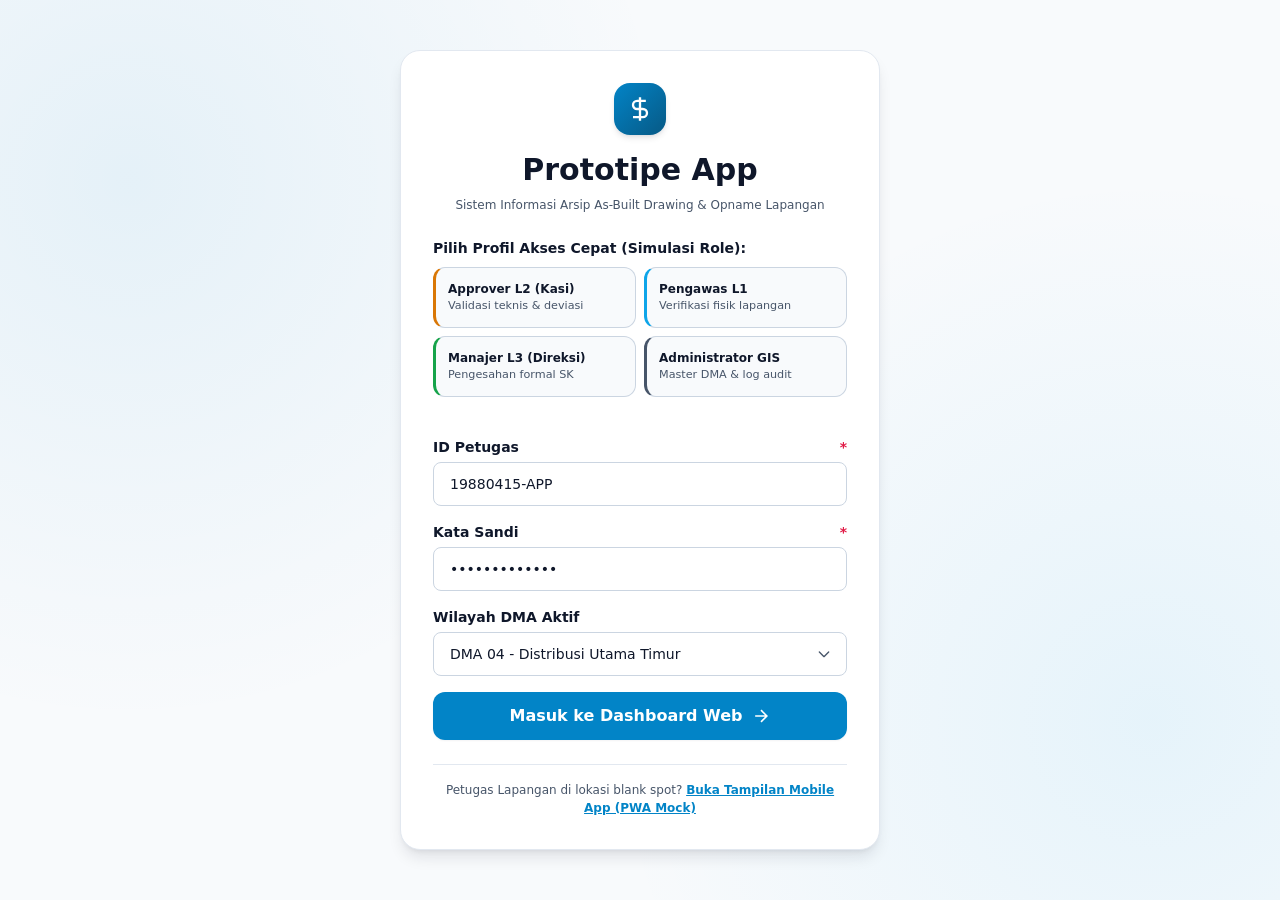
<file: index.html>
<!DOCTYPE html>
<html lang="id">
<head>
  <meta charset="UTF-8">
  <meta name="viewport" content="width=device-width, initial-scale=1.0">
  <title>Login - Sistem Arsip As-Built Drawing & Opname Lapangan - Prototipe App</title>
  <link rel="stylesheet" href="css/00-tokens.css">
  <link rel="stylesheet" href="css/01-reset.css">
  <link rel="stylesheet" href="css/02-components.css">
  <link rel="stylesheet" href="css/03-web-layout.css">
  <style>
    .auth-page {
      min-height: 100vh;
      min-height: 100dvh;
      display: flex;
      align-items: center;
      justify-content: center;
      background: radial-gradient(circle at 10% 20%, rgba(2, 132, 199, 0.08) 0%, transparent 40%),
                  radial-gradient(circle at 90% 80%, rgba(14, 165, 233, 0.08) 0%, transparent 40%),
                  var(--color-bg-base);
      padding: var(--space-4);
    }
    .auth-card {
      width: 100%;
      max-width: 480px;
      background-color: var(--color-bg-card);
      border: 1px solid var(--color-border-subtle);
      border-radius: var(--radius-2xl);
      box-shadow: var(--shadow-lg);
      padding: var(--space-8);
      display: flex;
      flex-direction: column;
      gap: var(--space-6);
    }
    .auth-header {
      display: flex;
      flex-direction: column;
      align-items: center;
      text-align: center;
      gap: var(--space-2);
    }
    .auth-logo {
      width: 52px;
      height: 52px;
      border-radius: var(--radius-xl);
      background: linear-gradient(135deg, var(--sky-600), var(--sky-800));
      display: flex;
      align-items: center;
      justify-content: center;
      color: #ffffff;
      box-shadow: var(--shadow-md);
      margin-bottom: var(--space-2);
    }
    .role-grid {
      display: grid;
      grid-template-columns: repeat(2, 1fr);
      gap: var(--space-2);
      margin-bottom: var(--space-4);
    }
    .role-card {
      display: flex;
      flex-direction: column;
      padding: var(--space-3);
      border: 1.5px solid var(--color-border-default);
      border-radius: var(--radius-lg);
      cursor: pointer;
      transition: all var(--transition-fast);
      text-decoration: none;
      color: var(--color-text-main);
      background-color: var(--color-bg-card-subtle);
    }
    .role-card:hover {
      border-color: var(--color-primary-base);
      background-color: var(--color-primary-surface);
      transform: translateY(-2px);
    }
    .role-card__title {
      font-size: var(--font-xs);
      font-weight: var(--font-bold);
      color: var(--color-text-main);
    }
    .role-card__desc {
      font-size: 0.7rem;
      color: var(--color-text-muted);
    }
  </style>
</head>
<body class="auth-page">
  <main class="auth-card">
    <div class="auth-header">
      <div class="auth-logo" aria-hidden="true">
        <svg width="28" height="28" viewBox="0 0 24 24" fill="none" stroke="currentColor" stroke-width="2">
          <path d="M12 2v20M17 5H9.5a3.5 3.5 0 0 0 0 7h5a3.5 3.5 0 0 1 0 7H6"/>
        </svg>
      </div>
      <h1>Prototipe App</h1>
      <p class="form-hint">Sistem Informasi Arsip As-Built Drawing & Opname Lapangan</p>
    </div>

    <!-- Simulasi Peran Cepat -->
    <div>
      <span class="form-label" style="margin-bottom: var(--space-2);">Pilih Profil Akses Cepat (Simulasi Role):</span>
      <div class="role-grid">
        <a href="approval-inbox.html#content-l2" class="role-card" style="border-left: 3px solid var(--amber-600);">
          <span class="role-card__title">Approver L2 (Kasi)</span>
          <span class="role-card__desc">Validasi teknis & deviasi</span>
        </a>
        <a href="approval-inbox.html#content-l1" class="role-card" style="border-left: 3px solid var(--sky-500);">
          <span class="role-card__title">Pengawas L1</span>
          <span class="role-card__desc">Verifikasi fisik lapangan</span>
        </a>
        <a href="approval-inbox.html#content-l3" class="role-card" style="border-left: 3px solid var(--green-600);">
          <span class="role-card__title">Manajer L3 (Direksi)</span>
          <span class="role-card__desc">Pengesahan formal SK</span>
        </a>
        <a href="admin-master.html" class="role-card" style="border-left: 3px solid var(--slate-600);">
          <span class="role-card__title">Administrator GIS</span>
          <span class="role-card__desc">Master DMA & log audit</span>
        </a>
      </div>
    </div>

    <!-- Form Login Standar -->
    <form action="dashboard.html" method="get">
      <div class="form-group">
        <label for="username" class="form-label">ID Petugas <span class="required">*</span></label>
        <input type="text" id="username" name="username" class="form-control" placeholder="Contoh: 19880415-APP" required value="19880415-APP">
      </div>

      <div class="form-group">
        <label for="password" class="form-label">Kata Sandi <span class="required">*</span></label>
        <input type="password" id="password" name="password" class="form-control" placeholder="••••••••" required value="prototipe2026">
      </div>

      <div class="form-group">
        <label for="dma-zone" class="form-label">Wilayah DMA Aktif</label>
        <select id="dma-zone" name="dma-zone" class="form-select">
          <option value="dma-all">Semua Wilayah Pelayanan (Kantor Pusat)</option>
          <option value="dma-01">DMA 01 - Sukamaju Utara</option>
          <option value="dma-02">DMA 02 - Sukamaju Selatan</option>
          <option value="dma-04" selected>DMA 04 - Distribusi Utama Timur</option>
        </select>
      </div>

      <button type="submit" class="btn btn--primary btn--full btn--lg">
        <span>Masuk ke Dashboard Web</span>
        <svg width="20" height="20" viewBox="0 0 24 24" fill="none" stroke="currentColor" stroke-width="2">
          <path d="M5 12h14M12 5l7 7-7 7"/>
        </svg>
      </button>
    </form>

    <div style="text-align: center; border-top: 1px solid var(--color-border-subtle); padding-top: var(--space-4);">
      <p class="form-hint">Petugas Lapangan di lokasi blank spot? 
        <a href="app/index.html" style="color: var(--color-primary-base); font-weight: var(--font-bold); text-decoration: underline;">
          Buka Tampilan Mobile App (PWA Mock)
        </a>
      </p>
    </div>
  </main>
</body>
</html>
</file>
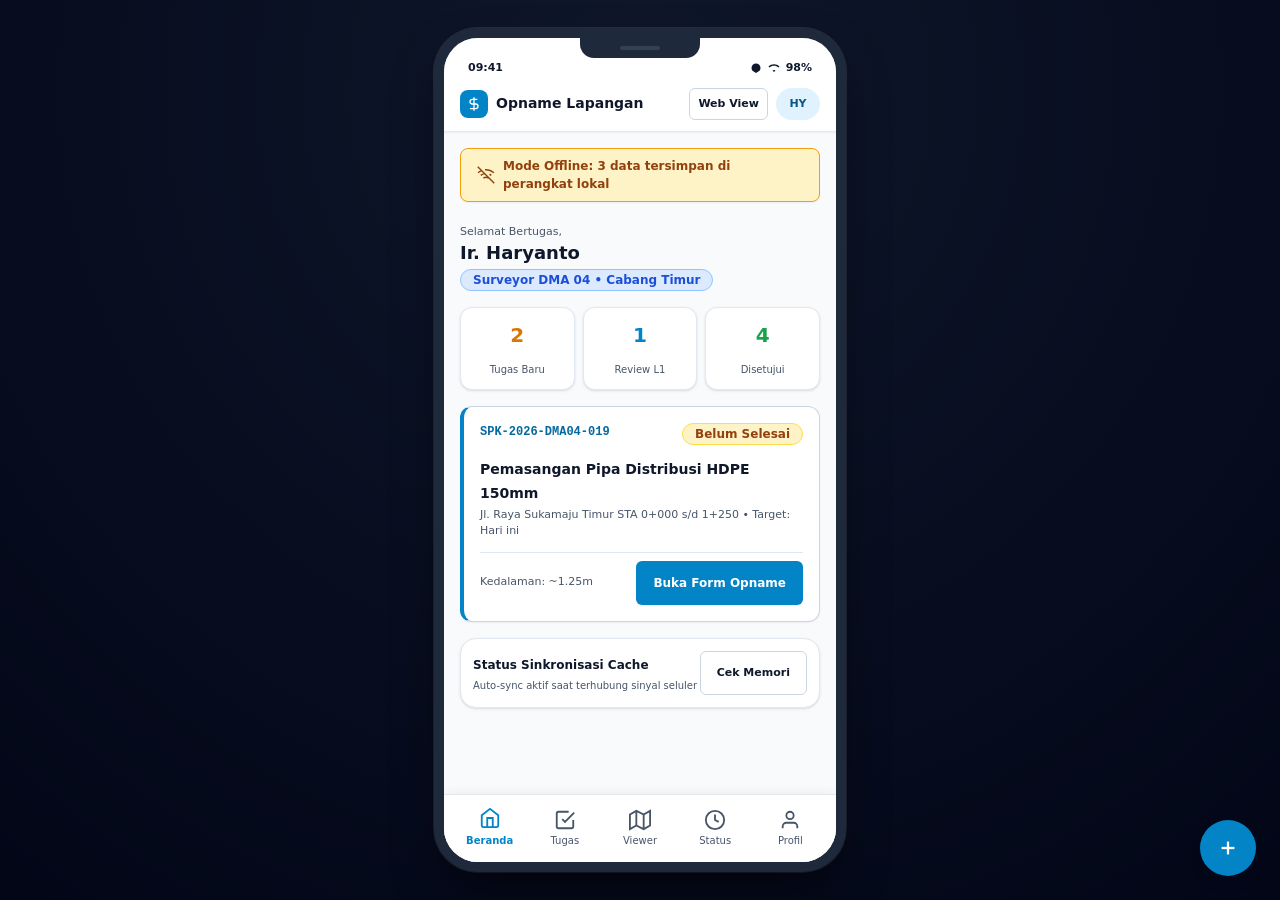
<file: app/index.html>
<!DOCTYPE html>
<html lang="id">
<head>
  <meta charset="UTF-8">
  <meta name="viewport" content="width=device-width, initial-scale=1.0, viewport-fit=cover">
  <title>Opname Lapangan - Prototipe App (Material 3)</title>
  <link rel="stylesheet" href="../css/00-tokens.css">
  <link rel="stylesheet" href="../css/01-reset.css">
  <link rel="stylesheet" href="../css/02-components.css">
  <link rel="stylesheet" href="../css/04-app-view.css">
</head>
<body class="phone-viewport-container">

  <!-- ENGINE SWITCHER TAB PURE CSS VIA RADIO BUTTONS -->
  <input type="radio" name="app-tab" id="app-tab-home" class="app-tab-radio" checked>
  <input type="radio" name="app-tab" id="app-tab-tugas" class="app-tab-radio">
  <input type="radio" name="app-tab" id="app-tab-viewer" class="app-tab-radio">
  <input type="radio" name="app-tab" id="app-tab-approval" class="app-tab-radio">
  <input type="radio" name="app-tab" id="app-tab-profil" class="app-tab-radio">

  <!-- PHONE MOCKUP FRAME (DESKTOP FRAME / MOBILE 100DVH) -->
  <main class="phone-frame">
    
    <!-- DESKTOP PHONE NOTCH -->
    <div class="phone-notch" aria-hidden="true">
      <div class="phone-speaker"></div>
    </div>

    <!-- PHONE STATUS BAR MOCK -->
    <div class="phone-status-bar" aria-hidden="true">
      <span>09:41</span>
      <div style="display: flex; gap: 6px; align-items: center;">
        <svg width="12" height="12" viewBox="0 0 24 24" fill="currentColor"><path d="M12 3c-4.97 0-9 4.03-9 9 0 2.12.74 4.07 1.97 5.61L12 22l7.03-4.39C20.26 16.07 21 14.12 21 12c0-4.97-4.03-9-9-9z"/></svg>
        <svg width="12" height="12" viewBox="0 0 24 24" fill="currentColor"><path d="M1 9l2 2c4.97-4.97 13.03-4.97 18 0l2-2C16.93 2.93 7.08 2.93 1 9zm8 8l3 3 3-3c-1.65-1.66-4.34-1.66-6 0z"/></svg>
        <span>98%</span>
      </div>
    </div>

    <!-- TOP APP BAR -->
    <header class="app-topbar">
      <div class="app-topbar__title">
        <div style="width: 28px; height: 28px; border-radius: var(--radius-md); background: var(--sky-600); display: flex; align-items: center; justify-content: center; color: #fff;">
          <svg width="16" height="16" viewBox="0 0 24 24" fill="none" stroke="currentColor" stroke-width="2">
            <path d="M12 2v20M17 5H9.5a3.5 3.5 0 0 0 0 7h5a3.5 3.5 0 0 1 0 7H6"/>
          </svg>
        </div>
        <span style="font-size: var(--font-sm);">Opname Lapangan</span>
      </div>

      <div class="app-topbar__actions">
        <a href="../dashboard.html" class="btn btn--outline btn--sm" style="min-height: 32px; padding: 0 8px; font-size: 11px;" title="Kembali ke Dashboard Web">
          <span>Web View</span>
        </a>
        <label for="app-tab-profil" class="btn btn--icon btn--circle" style="width: 32px; height: 32px; min-height: 32px; background-color: var(--sky-100); color: var(--sky-800); cursor: pointer;" title="Profil Petugas">
          <span style="font-size: 11px; font-weight: bold;">HY</span>
        </label>
      </div>
    </header>

    <!-- KONTEN APLIKASI (SCROLL VERTICAL INDEPENDEN) -->
    <div class="app-content">

      <!-- BANNER OFFLINE MODE (VISUAL STATE LAPANGAN BLANK SPOT) -->
      <div class="offline-banner">
        <svg class="offline-banner__icon" viewBox="0 0 24 24" fill="none" stroke="currentColor" stroke-width="2">
          <line x1="1" y1="1" x2="23" y2="23"/>
          <path d="M16.72 11.06A10.94 10.94 0 0 1 19 12.55"/>
          <path d="M5 12.55a10.94 10.94 0 0 1 5.17-2.39"/>
          <path d="M10.71 5.05A16 16 0 0 1 22.58 9"/>
          <path d="M1.42 9a15.91 15.91 0 0 1 4.7-2.88"/>
          <path d="M8.53 16.11a6 6 0 0 1 6.95 0"/>
          <line x1="12" y1="20" x2="12.01" y2="20"/>
        </svg>
        <div>
          <span>Mode Offline: 3 data tersimpan di perangkat lokal</span>
        </div>
      </div>

      <!-- ==============================================================
           SCREEN 1: BERANDA / HOME
           ============================================================== -->
      <section class="app-screen" id="screen-home">
        <!-- Greeting Card -->
        <div style="margin-bottom: var(--space-4);">
          <span class="form-hint" style="font-size: 11px;">Selamat Bertugas,</span>
          <h1 style="font-size: var(--font-lg); color: var(--color-text-main);">Ir. Haryanto</h1>
          <span class="badge badge--info" style="margin-top: 4px;">Surveyor DMA 04 &bull; Cabang Timur</span>
        </div>

        <!-- Ringkasan Tugas Hari Ini -->
        <div style="display: grid; grid-template-columns: repeat(3, 1fr); gap: var(--space-2); margin-bottom: var(--space-4);">
          <div class="stat-card" style="padding: var(--space-3); text-align: center; border-radius: var(--radius-lg);">
            <div style="font-size: var(--font-xl); font-weight: bold; color: var(--amber-600);">2</div>
            <div style="font-size: 10px; color: var(--color-text-muted);">Tugas Baru</div>
          </div>
          <div class="stat-card" style="padding: var(--space-3); text-align: center; border-radius: var(--radius-lg);">
            <div style="font-size: var(--font-xl); font-weight: bold; color: var(--sky-600);">1</div>
            <div style="font-size: 10px; color: var(--color-text-muted);">Review L1</div>
          </div>
          <div class="stat-card" style="padding: var(--space-3); text-align: center; border-radius: var(--radius-lg);">
            <div style="font-size: var(--font-xl); font-weight: bold; color: var(--green-600);">4</div>
            <div style="font-size: 10px; color: var(--color-text-muted);">Disetujui</div>
          </div>
        </div>

        <!-- Kartu SPK Aktif Hari Ini -->
        <div class="task-card" style="border-left: 4px solid var(--color-primary-base); margin-bottom: var(--space-4);">
          <div style="display: flex; justify-content: space-between; align-items: flex-start;">
            <span style="font-family: var(--font-mono); font-size: var(--font-xs); font-weight: bold; color: var(--sky-700);">
              SPK-2026-DMA04-019
            </span>
            <span class="badge badge--warning">Belum Selesai</span>
          </div>
          <div>
            <strong style="font-size: var(--font-sm);">Pemasangan Pipa Distribusi HDPE 150mm</strong>
            <p class="form-hint" style="font-size: 11px; margin-top: 2px;">
              Jl. Raya Sukamaju Timur STA 0+000 s/d 1+250 &bull; Target: Hari ini
            </p>
          </div>
          <div style="display: flex; justify-content: space-between; align-items: center; border-top: 1px solid var(--color-border-subtle); padding-top: var(--space-2);">
            <span style="font-size: 11px; color: var(--color-text-muted);">Kedalaman: ~1.25m</span>
            <label for="app-tab-tugas" class="btn btn--primary btn--sm" style="cursor: pointer;">
              <span>Buka Form Opname</span>
            </label>
          </div>
        </div>

        <!-- Kartu Status Sinkronisasi -->
        <div class="card" style="padding: var(--space-3); margin-bottom: var(--space-4);">
          <div style="display: flex; align-items: center; justify-content: space-between;">
            <div>
              <strong style="font-size: var(--font-xs);">Status Sinkronisasi Cache</strong>
              <p class="form-hint" style="font-size: 10px; margin-top: 2px;">Auto-sync aktif saat terhubung sinyal seluler</p>
            </div>
            <label for="app-tab-profil" class="btn btn--outline btn--sm" style="font-size: 11px; cursor: pointer;">
              Cek Memori
            </label>
          </div>
        </div>

        <!-- FAB Pintas Buka Tugas -->
        <label for="app-tab-tugas" class="btn btn--fab" title="Mulai Opname Baru" style="cursor: pointer;">
          <svg width="24" height="24" viewBox="0 0 24 24" fill="none" stroke="currentColor" stroke-width="2.5">
            <line x1="12" y1="5" x2="12" y2="19"/>
            <line x1="5" y1="12" x2="19" y2="12"/>
          </svg>
        </label>
      </section>

      <!-- ==============================================================
           SCREEN 2: TUGAS OPNAME & FORM SURVEI LAPANGAN
           ============================================================== -->
      <section class="app-screen" id="screen-tugas">
        <h2 style="font-size: var(--font-base); margin-bottom: var(--space-3);">Formulir Opname Lapangan</h2>

        <!-- Filter Chip Kategori SPK -->
        <div class="chip-group" style="margin-bottom: var(--space-3);">
          <span class="chip chip--active" style="font-size: 11px; min-height: 32px; padding: 0 10px;">Semua (5)</span>
          <span class="chip" style="font-size: 11px; min-height: 32px; padding: 0 10px;">Galian Pipa</span>
          <span class="chip" style="font-size: 11px; min-height: 32px; padding: 0 10px;">Pasang Meter</span>
          <span class="chip" style="font-size: 11px; min-height: 32px; padding: 0 10px;">Koneksi Tee</span>
        </div>

        <!-- Indikator GPS Terkunci -->
        <div class="gps-pill">
          <span class="gps-pill__pulse"></span>
          <span>GPS Terkunci: Lat -6.20882, Long 106.84561 (Akurasi &plusmn;2.4m)</span>
        </div>

        <!-- FORM SURVEYOR ACCORDION CSS -->
        <form action="#sheet-kirim" method="get">
          
          <!-- ACCORDION 1: IDENTIFIKASI & RUAS SPK -->
          <details class="accordion" open>
            <summary>1. Identifikasi SPK & Koordinat</summary>
            <div class="accordion__content">
              <div class="form-group">
                <label for="input-spk" class="form-label">Nomor SPK Lapangan</label>
                <input type="text" id="input-spk" class="form-control" value="SPK-2026-DMA04-019" readonly style="background-color: var(--slate-100); font-family: var(--font-mono); font-weight: bold;">
              </div>
              <div class="form-group">
                <label for="input-sta" class="form-label">Titik Stasiun Pengukuran (STA)</label>
                <input type="text" id="input-sta" class="form-control" placeholder="Contoh: STA 0+200">
              </div>
            </div>
          </details>

          <!-- ACCORDION 2: PARAMETER FISIK PIPA -->
          <details class="accordion" open>
            <summary>2. Parameter Fisik Pipa Tertanam</summary>
            <div class="accordion__content">
              <div class="form-group">
                <label for="input-diameter" class="form-label">Diameter Pipa Terpasang</label>
                <select id="input-diameter" class="form-select">
                  <option value="150" selected>150 mm (6 Inch)</option>
                  <option value="200">200 mm (8 Inch)</option>
                  <option value="100">100 mm (4 Inch)</option>
                  <option value="63">63 mm (2 Inch)</option>
                </select>
              </div>

              <div class="form-group">
                <label for="input-material" class="form-label">Jenis Material Pipa</label>
                <select id="input-material" class="form-select">
                  <option value="hdpe" selected>HDPE PN-10 (Sesuai DED)</option>
                  <option value="hdpe16">HDPE PN-16</option>
                  <option value="pvc">PVC Standar SNI</option>
                  <option value="steel">Pipa Baja / Steel</option>
                </select>
              </div>

              <div class="form-group">
                <label for="input-kedalaman" class="form-label">Kedalaman Galian Aktual (Meter) <span class="required">*</span></label>
                <input type="number" step="0.01" id="input-kedalaman" class="form-control" value="1.25" placeholder="1.20">
                <span class="form-hint">DED acuan: 1.20m (Deviasi saat ini: +0.05m)</span>
              </div>
            </div>
          </details>

          <!-- ACCORDION 3: DOKUMENTASI FOTO GEOTAGGED -->
          <details class="accordion" open>
            <summary>3. Bukti Foto Lapangan (Geotagged)</summary>
            <div class="accordion__content">
              <div style="display: grid; grid-template-columns: 1fr 1fr; gap: var(--space-2); margin-bottom: var(--space-3);">
                <!-- Foto 1 Mock -->
                <div style="border: 1.5px dashed var(--color-border-default); border-radius: var(--radius-md); padding: var(--space-3); text-align: center; background-color: var(--color-bg-card-subtle);">
                  <div style="width: 32px; height: 32px; margin: 0 auto var(--space-1); border-radius: var(--radius-full); background-color: var(--green-100); color: var(--green-700); display: flex; align-items: center; justify-content: center;">
                    ✔
                  </div>
                  <strong style="font-size: 10px;">Foto Galian STA 0+150</strong>
                  <span class="form-hint" style="font-size: 9px; display: block;">Tersimpan (1.2 MB)</span>
                </div>

                <!-- Foto 2 Mock -->
                <div style="border: 1.5px dashed var(--color-border-default); border-radius: var(--radius-md); padding: var(--space-3); text-align: center; background-color: var(--color-bg-card-subtle);">
                  <div style="width: 32px; height: 32px; margin: 0 auto var(--space-1); border-radius: var(--radius-full); background-color: var(--green-100); color: var(--green-700); display: flex; align-items: center; justify-content: center;">
                    ✔
                  </div>
                  <strong style="font-size: 10px;">Foto Gate Valve</strong>
                  <span class="form-hint" style="font-size: 9px; display: block;">Tersimpan (1.4 MB)</span>
                </div>
              </div>

              <div class="upload-dropzone" style="padding: var(--space-3);">
                <span style="font-size: var(--font-xs); font-weight: bold; color: var(--color-primary-base);">+ Ambil Foto Tambahan (Kamera)</span>
              </div>
            </div>
          </details>

          <!-- Tombol Kirim Membuka Bottom Sheet :target -->
          <div style="margin-top: var(--space-4);">
            <a href="#sheet-kirim" class="btn btn--primary btn--full btn--lg">
              <svg width="20" height="20" viewBox="0 0 24 24" fill="none" stroke="currentColor" stroke-width="2">
                <line x1="22" y1="2" x2="11" y2="13"/>
                <polygon points="22 2 15 22 11 13 2 9 22 2"/>
              </svg>
              <span>Kirim Laporan Opname Lapangan</span>
            </a>
          </div>

        </form>
      </section>

      <!-- ==============================================================
           SCREEN 3: VIEWER SKETSA GAMBAR LAPANGAN
           ============================================================== -->
      <section class="app-screen" id="screen-viewer">
        <div style="display: flex; justify-content: space-between; align-items: center; margin-bottom: var(--space-3);">
          <h2 style="font-size: var(--font-base);">Sketsa As-Built Drawing</h2>
          <span class="badge badge--info">STA 0+000 - 1+250</span>
        </div>

        <div class="blueprint-box" style="border-radius: var(--radius-lg); margin-bottom: var(--space-3);">
          <div class="blueprint-grid" style="min-height: 320px; padding: var(--space-2);">
            <svg viewBox="0 0 380 280" width="100%" height="280">
              <defs>
                <pattern id="app-grid" width="20" height="20" patternUnits="userSpaceOnUse">
                  <path d="M 20 0 L 0 0 0 20" fill="none" stroke="rgba(56, 189, 248, 0.15)" stroke-width="1"/>
                </pattern>
              </defs>
              <rect width="380" height="280" fill="url(#app-grid)"/>

              <!-- Garis Bahu Jalan -->
              <line x1="20" y1="60" x2="360" y2="60" stroke="#475569" stroke-dasharray="3 3"/>
              <line x1="20" y1="220" x2="360" y2="220" stroke="#475569" stroke-dasharray="3 3"/>

              <!-- Garis DED Rencana (Kuning) -->
              <line x1="30" y1="140" x2="350" y2="140" stroke="#eab308" stroke-dasharray="4 4" stroke-width="2"/>

              <!-- Garis Pipa HDPE Fisik Terpasang (Biru Cerah) -->
              <path d="M 30 140 L 130 140 L 200 110 L 290 110 L 350 140" fill="none" stroke="#0ea5e9" stroke-width="5" stroke-linecap="round"/>

              <!-- Gate Valve -->
              <polygon points="120,132 140,148 140,132 120,148" fill="#22c55e" stroke="#fff" stroke-width="1"/>
              <text x="105" y="125" fill="#22c55e" font-size="9" font-weight="bold">GV-01</text>

              <!-- Titik Deviasi -->
              <circle cx="200" cy="110" r="8" fill="rgba(244, 63, 94, 0.3)" stroke="#f43f5e" stroke-width="1.5"/>
              <text x="185" y="98" fill="#f43f5e" font-size="9" font-weight="bold">Deviasi +1.2m</text>

              <!-- Meter Induk DMA -->
              <rect x="280" y="102" width="16" height="16" rx="3" fill="#3b82f6" stroke="#fff" stroke-width="1"/>
              <text x="270" y="95" fill="#93c5fd" font-size="9">Meter DMA</text>
            </svg>
          </div>
        </div>

        <div class="card" style="padding: var(--space-3);">
          <strong style="font-size: var(--font-xs);">Legenda Pipa Air Minum:</strong>
          <div style="display: flex; flex-wrap: wrap; gap: var(--space-3); margin-top: var(--space-2); font-size: 10px;">
            <span style="display: flex; align-items: center; gap: 4px;">
              <span style="width: 12px; height: 3px; background: #0ea5e9;"></span> HDPE 150mm
            </span>
            <span style="display: flex; align-items: center; gap: 4px;">
              <span style="width: 10px; height: 10px; background: #22c55e;"></span> Gate Valve
            </span>
            <span style="display: flex; align-items: center; gap: 4px;">
              <span style="width: 10px; height: 10px; background: #3b82f6;"></span> Meter Induk
            </span>
          </div>
        </div>
      </section>

      <!-- ==============================================================
           SCREEN 4: STATUS APPROVAL TIM BERJENJANG
           ============================================================== -->
      <section class="app-screen" id="screen-approval">
        <h2 style="font-size: var(--font-base); margin-bottom: var(--space-3);">Status Verifikasi 3-Level</h2>
        
        <div class="card" style="padding: var(--space-4); margin-bottom: var(--space-4);">
          <div class="stepper">
            
            <!-- STEP 1: PENGAWAS LAPANGAN (SELESAI) -->
            <div class="stepper__step stepper__step--completed">
              <div class="stepper__circle">✔</div>
              <div class="stepper__title">Level 1: Pengawas Lapangan</div>
              <div class="stepper__desc">Lolos Verifikasi Fisik (24 Okt 2026, Bambang S.)</div>
              <div class="alert alert--success" style="padding: var(--space-2); margin-top: 6px; font-size: 11px;">
                "Kedalaman 1.25m dan pergeseran 1.2m terkonfirmasi aman."
              </div>
            </div>

            <!-- STEP 2: KASI PERENCANAAN & PENGAWASAN (SEDANG BERJALAN) -->
            <div class="stepper__step stepper__step--current">
              <div class="stepper__circle">2</div>
              <div class="stepper__title">Level 2: Kasi Perencanaan & Pengawasan</div>
              <div class="stepper__desc">Sedang Evaluasi Teknis Deviasi (Tenggat: 26 Okt)</div>
              <span class="badge badge--warning" style="margin-top: 4px; width: fit-content;">Sedang Ditinjau</span>
            </div>

            <!-- STEP 3: DIREKSI / MANAJER TEKNIK (MENUNGGU) -->
            <div class="stepper__step">
              <div class="stepper__circle">3</div>
              <div class="stepper__title">Level 3: Manajer Teknik / SK</div>
              <div class="stepper__desc">Pengesahan Formal Berita Acara As-Built Drawing</div>
            </div>

          </div>
        </div>
      </section>

      <!-- ==============================================================
           SCREEN 5: PROFIL & SINKRONISASI OFFLINE
           ============================================================== -->
      <section class="app-screen" id="screen-profil">
        <div class="card" style="padding: var(--space-4); text-align: center; margin-bottom: var(--space-4);">
          <div style="width: 56px; height: 56px; border-radius: var(--radius-full); background: linear-gradient(135deg, var(--sky-600), var(--sky-800)); color: #fff; font-size: var(--font-xl); font-weight: bold; display: flex; align-items: center; justify-content: center; margin: 0 auto var(--space-2);">
            HY
          </div>
          <h2 style="font-size: var(--font-base);">Ir. Haryanto</h2>
          <span class="form-hint" style="font-size: 11px;">ID: 19880415-APP-TA &bull; Tim Surveyor DMA 04</span>
        </div>

        <div class="card" style="padding: var(--space-4); margin-bottom: var(--space-4);">
          <strong style="font-size: var(--font-sm);">Kapasitas Memori Lokal Offline (PWA Cache)</strong>
          <div style="margin-top: var(--space-3);" class="css-bar-group">
            <div class="css-bar-header">
              <span>Tersimpan di Perangkat</span>
              <strong>42 MB / 500 MB</strong>
            </div>
            <div class="css-bar-track">
              <div class="css-bar-fill css-bar-fill--primary" style="width: 8.4%;"></div>
            </div>
            <span class="form-hint" style="font-size: 10px; margin-top: 4px;">
              3 Laporan Opname & 8 Foto Terkompresi menunggu unggah otomatis.
            </span>
          </div>

          <div style="margin-top: var(--space-4);">
            <a href="#sheet-sync" class="btn btn--outline btn--full btn--sm">
              <svg width="16" height="16" viewBox="0 0 24 24" fill="none" stroke="currentColor" stroke-width="2">
                <polyline points="23 4 23 10 17 10"/>
                <path d="M20.49 15a9 9 0 1 1-2.12-9.36L23 10"/>
              </svg>
              <span>Sinkronisasi Manual Sekarang</span>
            </a>
          </div>
        </div>

        <div style="display: flex; flex-direction: column; gap: var(--space-2);">
          <a href="../dashboard.html" class="btn btn--secondary btn--full">
            <span>Buka Dashboard Web Kantor</span>
          </a>
          <a href="../index.html" class="btn btn--outline btn--full" style="color: var(--color-danger-base); border-color: var(--rose-200);">
            <span>Keluar Akun Petugas</span>
          </a>
        </div>
      </section>

    </div>

    <!-- MATERIAL 3 BOTTOM NAVIGATION (5 TABS DENGAN LABEL RADIO) -->
    <nav class="app-bottom-nav" aria-label="Navigasi Aplikasi">
      <label for="app-tab-home" class="bottom-nav__item">
        <svg viewBox="0 0 24 24" fill="none" stroke="currentColor" stroke-width="2">
          <path d="M3 9l9-7 9 7v11a2 2 0 0 1-2 2H5a2 2 0 0 1-2-2z"/>
          <polyline points="9 22 9 12 15 12 15 22"/>
        </svg>
        <span>Beranda</span>
      </label>

      <label for="app-tab-tugas" class="bottom-nav__item">
        <svg viewBox="0 0 24 24" fill="none" stroke="currentColor" stroke-width="2">
          <polyline points="9 11 12 14 22 4"/>
          <path d="M21 12v7a2 2 0 0 1-2 2H5a2 2 0 0 1-2-2V5a2 2 0 0 1 2-2h11"/>
        </svg>
        <span>Tugas</span>
      </label>

      <label for="app-tab-viewer" class="bottom-nav__item">
        <svg viewBox="0 0 24 24" fill="none" stroke="currentColor" stroke-width="2">
          <polygon points="1 6 1 22 8 18 16 22 23 18 23 2 16 6 8 2 1 6"/>
          <line x1="8" y1="2" x2="8" y2="18"/>
          <line x1="16" y1="6" x2="16" y2="22"/>
        </svg>
        <span>Viewer</span>
      </label>

      <label for="app-tab-approval" class="bottom-nav__item">
        <svg viewBox="0 0 24 24" fill="none" stroke="currentColor" stroke-width="2">
          <circle cx="12" cy="12" r="10"/>
          <polyline points="12 6 12 12 16 14"/>
        </svg>
        <span>Status</span>
      </label>

      <label for="app-tab-profil" class="bottom-nav__item">
        <svg viewBox="0 0 24 24" fill="none" stroke="currentColor" stroke-width="2">
          <path d="M20 21v-2a4 4 0 0 0-4-4H8a4 4 0 0 0-4 4v2"/>
          <circle cx="12" cy="7" r="4"/>
        </svg>
        <span>Profil</span>
      </label>
    </nav>

    <!-- BOTTOM SHEET KONFIRMASI PENGIRIMAN DATA (:target) -->
    <div class="bottom-sheet" id="sheet-kirim" role="dialog" aria-modal="true" aria-labelledby="sheet-title">
      <a href="#" class="bottom-sheet__backdrop" aria-label="Tutup Panel"></a>
      <div class="bottom-sheet__content">
        <div class="bottom-sheet__handle"></div>
        <h2 id="sheet-title" style="font-size: var(--font-base); margin-bottom: var(--space-2);">
          Konfirmasi Kirim Opname
        </h2>
        <p class="form-hint" style="font-size: 11px; margin-bottom: var(--space-3);">
          Data akan disimpan ke antrean offline lokal dan diunggah otomatis ke server saat terhubung internet.
        </p>

        <div style="background-color: var(--color-bg-card-subtle); border-radius: var(--radius-lg); padding: var(--space-3); font-size: 11px; display: flex; flex-direction: column; gap: 4px; margin-bottom: var(--space-4);">
          <div><strong>SPK:</strong> SPK-2026-DMA04-019</div>
          <div><strong>Diameter & Material:</strong> 150mm HDPE PN-10</div>
          <div><strong>Kedalaman Terukur:</strong> 1.25 meter</div>
          <div><strong>Koordinat GPS:</strong> -6.20882, 106.84561 (2 Foto)</div>
        </div>

        <div style="display: flex; gap: var(--space-2);">
          <a href="#" class="btn btn--outline btn--full">Batal</a>
          <a href="#" class="btn btn--primary btn--full">✔ Kirim ke Pengawas (L1)</a>
        </div>
      </div>
    </div>

    <!-- BOTTOM SHEET SIMULASI SINKRONISASI (:target) -->
    <div class="bottom-sheet" id="sheet-sync" role="dialog" aria-modal="true" aria-labelledby="sheet-sync-title">
      <a href="#" class="bottom-sheet__backdrop" aria-label="Tutup Panel"></a>
      <div class="bottom-sheet__content">
        <div class="bottom-sheet__handle"></div>
        <h2 id="sheet-sync-title" style="font-size: var(--font-base); margin-bottom: var(--space-2); color: var(--color-success-text);">
          ✔ Sinkronisasi Selesai
        </h2>
        <p class="form-hint" style="font-size: 11px; margin-bottom: var(--space-3);">
          3 antrean data lapangan dan 8 foto geotag berhasil diverifikasi dengan basis data GIS Pusat Prototipe App.
        </p>
        <a href="#" class="btn btn--primary btn--full">Selesai</a>
      </div>
    </div>

  </main>
</body>
</html>
</file>
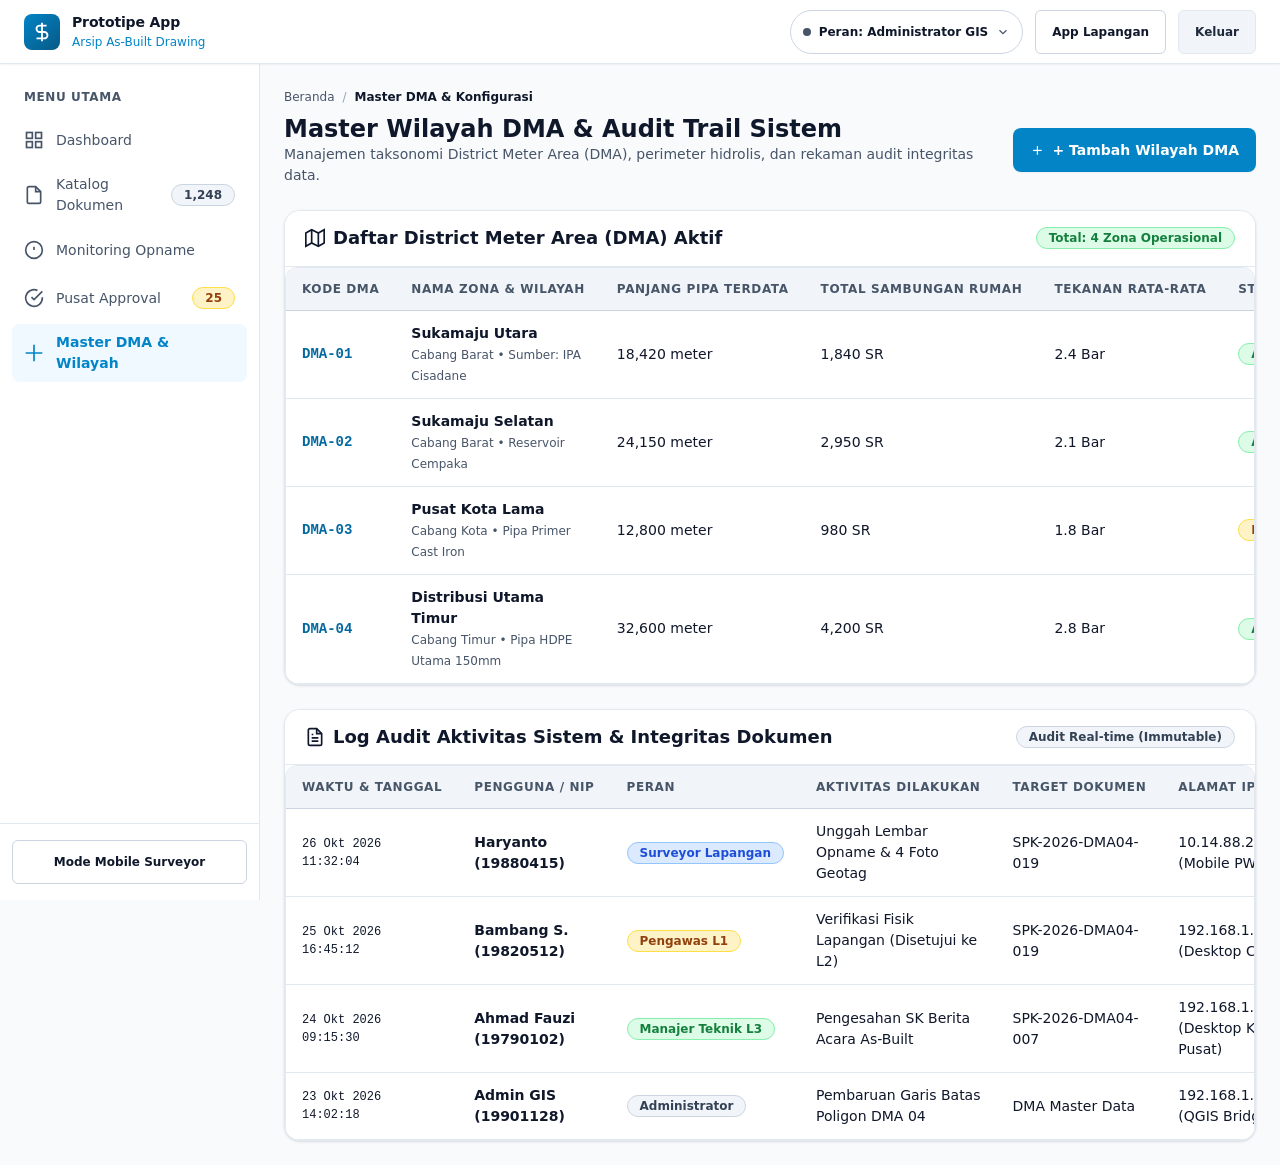
<file: admin-master.html>
<!DOCTYPE html>
<html lang="id">
<head>
  <meta charset="UTF-8">
  <meta name="viewport" content="width=device-width, initial-scale=1.0">
  <title>Master DMA & Log Audit - As-Built Drawing Prototipe App</title>
  <link rel="stylesheet" href="css/00-tokens.css">
  <link rel="stylesheet" href="css/01-reset.css">
  <link rel="stylesheet" href="css/02-components.css">
  <link rel="stylesheet" href="css/03-web-layout.css">
</head>
<body class="web-shell">

  <!-- TOPBAR -->
  <header class="web-topbar">
    <div style="display: flex; align-items: center; gap: var(--space-3);">
      <a href="#sidebar-drawer" class="web-topbar__menu-toggle" aria-label="Buka Menu Navigasi">
        <svg width="24" height="24" viewBox="0 0 24 24" fill="none" stroke="currentColor" stroke-width="2">
          <path d="M4 6h16M4 12h16M4 18h16"/>
        </svg>
      </a>
      <a href="dashboard.html" class="web-topbar__brand">
        <div class="web-topbar__logo">
          <svg width="22" height="22" viewBox="0 0 24 24" fill="none" stroke="currentColor" stroke-width="2">
            <path d="M12 2v20M17 5H9.5a3.5 3.5 0 0 0 0 7h5a3.5 3.5 0 0 1 0 7H6"/>
          </svg>
        </div>
        <div class="web-topbar__brand-text">
          <span class="web-topbar__brand-title">Prototipe App</span>
          <span class="web-topbar__brand-sub">Arsip As-Built Drawing</span>
        </div>
      </a>
    </div>

    <div class="web-topbar__actions">
      <!-- ROLE SWITCHER POPOVER COMPONENT -->
      <details class="role-switcher">
        <summary aria-haspopup="true">
          <span class="badge__dot" style="background-color: var(--slate-600); width: 8px; height: 8px;"></span>
          <span>Peran: Administrator GIS</span>
          <svg class="role-switcher__chevron" viewBox="0 0 24 24" fill="none" stroke="currentColor" stroke-width="2">
            <polyline points="6 9 12 15 18 9"/>
          </svg>
        </summary>
        <div class="role-switcher__menu" role="menu">
          <div style="padding: var(--space-2) var(--space-3); border-bottom: 1px solid var(--color-border-subtle); font-size: 11px; font-weight: bold; color: var(--color-text-muted);">
            PILIH PERSONA AKSES (SIMULASI)
          </div>

          <a href="approval-inbox.html#content-l1" class="role-switcher__item" role="menuitem">
            <span class="badge__dot" style="background-color: var(--sky-500); width: 10px; height: 10px;"></span>
            <div style="display: flex; flex-direction: column;">
              <strong style="font-size: var(--font-xs); color: var(--color-text-main);">Pengawas Lapangan (L1)</strong>
              <span class="form-hint" style="font-size: 10px;">Verifikasi fisik & foto lapangan</span>
            </div>
          </a>

          <a href="approval-inbox.html#content-l2" class="role-switcher__item" role="menuitem">
            <span class="badge__dot" style="background-color: var(--amber-600); width: 10px; height: 10px;"></span>
            <div style="display: flex; flex-direction: column;">
              <strong style="font-size: var(--font-xs); color: var(--color-text-main);">Kasi Perencanaan (L2)</strong>
              <span class="form-hint" style="font-size: 10px;">Validasi teknis & deviasi DED</span>
            </div>
          </a>

          <a href="approval-inbox.html#content-l3" class="role-switcher__item" role="menuitem">
            <span class="badge__dot" style="background-color: var(--green-600); width: 10px; height: 10px;"></span>
            <div style="display: flex; flex-direction: column;">
              <strong style="font-size: var(--font-xs); color: var(--color-text-main);">Manajer Teknik (L3)</strong>
              <span class="form-hint" style="font-size: 10px;">Pengesahan formal SK & BAST</span>
            </div>
          </a>

          <a href="admin-master.html" class="role-switcher__item is-active" role="menuitem">
            <span class="badge__dot" style="background-color: var(--slate-600); width: 10px; height: 10px;"></span>
            <div style="display: flex; flex-direction: column;">
              <strong style="font-size: var(--font-xs); color: var(--slate-800);">Administrator GIS &bull; Aktif</strong>
              <span class="form-hint" style="font-size: 10px;">Master data DMA & log audit</span>
            </div>
          </a>

          <div style="border-top: 1px solid var(--color-border-subtle); margin-top: var(--space-1); padding-top: var(--space-1);">
            <a href="app/index.html" class="role-switcher__item" role="menuitem" style="color: var(--sky-700);">
              <span style="font-size: 14px;">📱</span>
              <div style="display: flex; flex-direction: column;">
                <strong style="font-size: var(--font-xs);">Mode Surveyor Lapangan</strong>
                <span class="form-hint" style="font-size: 10px;">Buka aplikasi mobile (PWA)</span>
              </div>
            </a>
          </div>
        </div>
      </details>
      <a href="app/index.html" class="btn btn--outline btn--sm web-topbar__btn-action">App Lapangan</a>
      <a href="index.html" class="btn btn--secondary btn--sm web-topbar__btn-action">Keluar</a>
    </div>
  </header>

  <!-- SIDEBAR NAVIGASI -->
  <aside class="web-sidebar" id="sidebar-drawer">
    <div class="sidebar__section">
      <span class="sidebar__heading">Menu Utama</span>
      <a href="dashboard.html" class="sidebar__link">
        <div class="sidebar__link-content">
          <svg class="sidebar__link-icon" viewBox="0 0 24 24" fill="none" stroke="currentColor" stroke-width="2">
            <rect x="3" y="3" width="7" height="7"/>
            <rect x="14" y="3" width="7" height="7"/>
            <rect x="14" y="14" width="7" height="7"/>
            <rect x="3" y="14" width="7" height="7"/>
          </svg>
          <span>Dashboard</span>
        </div>
      </a>

      <a href="dokumen-list.html" class="sidebar__link">
        <div class="sidebar__link-content">
          <svg class="sidebar__link-icon" viewBox="0 0 24 24" fill="none" stroke="currentColor" stroke-width="2">
            <path d="M14 2H6a2 2 0 0 0-2 2v16a2 2 0 0 0 2 2h12a2 2 0 0 0 2-2V8z"/>
            <polyline points="14 2 14 8 20 8"/>
          </svg>
          <span>Katalog Dokumen</span>
        </div>
        <span class="badge badge--neutral">1,248</span>
      </a>

      <a href="opname-monitoring.html" class="sidebar__link">
        <div class="sidebar__link-content">
          <svg class="sidebar__link-icon" viewBox="0 0 24 24" fill="none" stroke="currentColor" stroke-width="2">
            <circle cx="12" cy="12" r="10"/>
            <line x1="12" y1="8" x2="12" y2="12"/>
            <line x1="12" y1="16" x2="12.01" y2="16"/>
          </svg>
          <span>Monitoring Opname</span>
        </div>
      </a>

      <a href="approval-inbox.html" class="sidebar__link">
        <div class="sidebar__link-content">
          <svg class="sidebar__link-icon" viewBox="0 0 24 24" fill="none" stroke="currentColor" stroke-width="2">
            <path d="M22 11.08V12a10 10 0 1 1-5.93-9.14"/>
            <polyline points="22 4 12 14.01 9 11.01"/>
          </svg>
          <span>Pusat Approval</span>
        </div>
        <span class="badge badge--warning">25</span>
      </a>

      <a href="admin-master.html" class="sidebar__link is-active">
        <div class="sidebar__link-content">
          <svg class="sidebar__link-icon" viewBox="0 0 24 24" fill="none" stroke="currentColor" stroke-width="2">
            <path d="M12 2v20M2 12h20"/>
          </svg>
          <span>Master DMA & Wilayah</span>
        </div>
      </a>
    </div>

    <div class="sidebar__footer">
      <a href="app/index.html" class="btn btn--outline btn--full btn--sm">
        <span>Mode Mobile Surveyor</span>
      </a>
    </div>
  </aside>
  <a href="#" class="mobile-drawer-overlay" aria-hidden="true"></a>

  <!-- MAIN CONTENT -->
  <main class="web-main">
    <div class="web-container">
      
      <!-- BREADCRUMB & HEADER -->
      <div>
        <nav class="breadcrumb" aria-label="Breadcrumb">
          <a href="dashboard.html" class="breadcrumb__link">Beranda</a>
          <span class="breadcrumb__separator">/</span>
          <span class="breadcrumb__current">Master DMA & Konfigurasi</span>
        </nav>
        <div class="page-header" style="margin-top: var(--space-2);">
          <div>
            <h1 class="page-header__title">Master Wilayah DMA & Audit Trail Sistem</h1>
            <p class="page-header__desc">Manajemen taksonomi District Meter Area (DMA), perimeter hidrolis, dan rekaman audit integritas data.</p>
          </div>
          <div class="page-header__actions">
            <a href="#modal-add-dma" class="btn btn--primary">
              <svg width="18" height="18" viewBox="0 0 24 24" fill="none" stroke="currentColor" stroke-width="2">
                <line x1="12" y1="5" x2="12" y2="19"/>
                <line x1="5" y1="12" x2="19" y2="12"/>
              </svg>
              <span>+ Tambah Wilayah DMA</span>
            </a>
          </div>
        </div>
      </div>

      <!-- MASTER DATA DMA TABLE -->
      <section class="card">
        <div class="card__header">
          <h2 class="card__title">
            <svg width="20" height="20" viewBox="0 0 24 24" fill="none" stroke="currentColor" stroke-width="2">
              <polygon points="1 6 1 22 8 18 16 22 23 18 23 2 16 6 8 2 1 6"/>
              <line x1="8" y1="2" x2="8" y2="18"/>
              <line x1="16" y1="6" x2="16" y2="22"/>
            </svg>
            <span>Daftar District Meter Area (DMA) Aktif</span>
          </h2>
          <span class="badge badge--success">Total: 4 Zona Operasional</span>
        </div>

        <div class="table-container">
          <table class="data-table">
            <thead>
              <tr>
                <th>Kode DMA</th>
                <th>Nama Zona & Wilayah</th>
                <th>Panjang Pipa Terdata</th>
                <th>Total Sambungan Rumah</th>
                <th>Tekanan Rata-Rata</th>
                <th>Status Operasi</th>
                <th>Aksi</th>
              </tr>
            </thead>
            <tbody>
              <tr>
                <td><strong style="font-family: var(--font-mono); color: var(--sky-700);">DMA-01</strong></td>
                <td>
                  <strong>Sukamaju Utara</strong><br>
                  <span class="form-hint">Cabang Barat &bull; Sumber: IPA Cisadane</span>
                </td>
                <td>18,420 meter</td>
                <td>1,840 SR</td>
                <td>2.4 Bar</td>
                <td><span class="badge badge--success">Aktif Normal</span></td>
                <td>
                  <a href="#modal-add-dma" class="btn btn--outline btn--sm">Edit</a>
                </td>
              </tr>
              <tr>
                <td><strong style="font-family: var(--font-mono); color: var(--sky-700);">DMA-02</strong></td>
                <td>
                  <strong>Sukamaju Selatan</strong><br>
                  <span class="form-hint">Cabang Barat &bull; Reservoir Cempaka</span>
                </td>
                <td>24,150 meter</td>
                <td>2,950 SR</td>
                <td>2.1 Bar</td>
                <td><span class="badge badge--success">Aktif Normal</span></td>
                <td>
                  <a href="#modal-add-dma" class="btn btn--outline btn--sm">Edit</a>
                </td>
              </tr>
              <tr>
                <td><strong style="font-family: var(--font-mono); color: var(--sky-700);">DMA-03</strong></td>
                <td>
                  <strong>Pusat Kota Lama</strong><br>
                  <span class="form-hint">Cabang Kota &bull; Pipa Primer Cast Iron</span>
                </td>
                <td>12,800 meter</td>
                <td>980 SR</td>
                <td>1.8 Bar</td>
                <td><span class="badge badge--warning">Peremajaan Pipa</span></td>
                <td>
                  <a href="#modal-add-dma" class="btn btn--outline btn--sm">Edit</a>
                </td>
              </tr>
              <tr>
                <td><strong style="font-family: var(--font-mono); color: var(--sky-700);">DMA-04</strong></td>
                <td>
                  <strong>Distribusi Utama Timur</strong><br>
                  <span class="form-hint">Cabang Timur &bull; Pipa HDPE Utama 150mm</span>
                </td>
                <td>32,600 meter</td>
                <td>4,200 SR</td>
                <td>2.8 Bar</td>
                <td><span class="badge badge--success">Aktif Normal</span></td>
                <td>
                  <a href="#modal-add-dma" class="btn btn--outline btn--sm">Edit</a>
                </td>
              </tr>
            </tbody>
          </table>
        </div>
      </section>

      <!-- LOG AUDIT AKTIVITAS SISTEM -->
      <section class="card">
        <div class="card__header">
          <h2 class="card__title">
            <svg width="20" height="20" viewBox="0 0 24 24" fill="none" stroke="currentColor" stroke-width="2">
              <path d="M14 2H6a2 2 0 0 0-2 2v16a2 2 0 0 0 2 2h12a2 2 0 0 0 2-2V8z"/>
              <polyline points="14 2 14 8 20 8"/>
              <line x1="16" y1="13" x2="8" y2="13"/>
              <line x1="16" y1="17" x2="8" y2="17"/>
              <polyline points="10 9 9 9 8 9"/>
            </svg>
            <span>Log Audit Aktivitas Sistem & Integritas Dokumen</span>
          </h2>
          <span class="badge badge--neutral">Audit Real-time (Immutable)</span>
        </div>

        <div class="table-container">
          <table class="data-table">
            <thead>
              <tr>
                <th>Waktu & Tanggal</th>
                <th>Pengguna / NIP</th>
                <th>Peran</th>
                <th>Aktivitas Dilakukan</th>
                <th>Target Dokumen</th>
                <th>Alamat IP / Klien</th>
              </tr>
            </thead>
            <tbody>
              <tr>
                <td style="font-family: var(--font-mono); font-size: var(--font-xs);">26 Okt 2026 11:32:04</td>
                <td><strong>Haryanto (19880415)</strong></td>
                <td><span class="badge badge--info">Surveyor Lapangan</span></td>
                <td>Unggah Lembar Opname & 4 Foto Geotag</td>
                <td>SPK-2026-DMA04-019</td>
                <td>10.14.88.22 (Mobile PWA)</td>
              </tr>
              <tr>
                <td style="font-family: var(--font-mono); font-size: var(--font-xs);">25 Okt 2026 16:45:12</td>
                <td><strong>Bambang S. (19820512)</strong></td>
                <td><span class="badge badge--warning">Pengawas L1</span></td>
                <td>Verifikasi Fisik Lapangan (Disetujui ke L2)</td>
                <td>SPK-2026-DMA04-019</td>
                <td>192.168.1.45 (Desktop Chrome)</td>
              </tr>
              <tr>
                <td style="font-family: var(--font-mono); font-size: var(--font-xs);">24 Okt 2026 09:15:30</td>
                <td><strong>Ahmad Fauzi (19790102)</strong></td>
                <td><span class="badge badge--success">Manajer Teknik L3</span></td>
                <td>Pengesahan SK Berita Acara As-Built</td>
                <td>SPK-2026-DMA04-007</td>
                <td>192.168.1.10 (Desktop Kantor Pusat)</td>
              </tr>
              <tr>
                <td style="font-family: var(--font-mono); font-size: var(--font-xs);">23 Okt 2026 14:02:18</td>
                <td><strong>Admin GIS (19901128)</strong></td>
                <td><span class="badge badge--neutral">Administrator</span></td>
                <td>Pembaruan Garis Batas Poligon DMA 04</td>
                <td>DMA Master Data</td>
                <td>192.168.1.18 (QGIS Bridge)</td>
              </tr>
            </tbody>
          </table>
        </div>
      </section>

    </div>
  </main>

  <!-- MODAL TAMBAH / EDIT DMA (:target) -->
  <div class="modal" id="modal-add-dma" role="dialog" aria-modal="true" aria-labelledby="modal-dma-title">
    <a href="#" class="modal__backdrop" aria-label="Tutup Dialog"></a>
    <div class="modal__dialog">
      <div class="modal__header">
        <h2 class="modal__title" id="modal-dma-title">Konfigurasi Master Zona DMA</h2>
        <a href="#" class="modal__close" aria-label="Tutup">&times;</a>
      </div>
      <form action="admin-master.html" method="get">
        <div class="modal__body">
          <div class="grid-2col" style="gap: var(--space-4);">
            <div class="form-group">
              <label for="kode-dma" class="form-label">Kode DMA <span class="required">*</span></label>
              <input type="text" id="kode-dma" class="form-control" placeholder="Misal: DMA-05" required>
            </div>
            <div class="form-group">
              <label for="nama-dma" class="form-label">Nama Zona Pelayanan <span class="required">*</span></label>
              <input type="text" id="nama-dma" class="form-control" placeholder="Misal: Sukamaju Tenggara" required>
            </div>
          </div>

          <div class="grid-2col" style="gap: var(--space-4);">
            <div class="form-group">
              <label for="cabang-wilayah" class="form-label">Cabang Pelayanan</label>
              <select id="cabang-wilayah" class="form-select">
                <option value="timur">Cabang Wilayah Timur</option>
                <option value="barat">Cabang Wilayah Barat</option>
                <option value="kota">Cabang Kota Pusat</option>
              </select>
            </div>
            <div class="form-group">
              <label for="tekanan-target" class="form-label">Target Tekanan Hidrolis (Bar)</label>
              <input type="number" step="0.1" id="tekanan-target" class="form-control" placeholder="2.5">
            </div>
          </div>

          <div class="form-group">
            <label for="sumber-air" class="form-label">Sumber Air / Reservoir Pasokan</label>
            <input type="text" id="sumber-air" class="form-control" placeholder="IPA Sukamaju / Pompa Booster 02">
          </div>
        </div>

        <div class="modal__footer">
          <a href="#" class="btn btn--outline">Batal</a>
          <button type="submit" class="btn btn--primary">Simpan Master Data DMA</button>
        </div>
      </form>
    </div>
  </div>

</body>
</html>
</file>
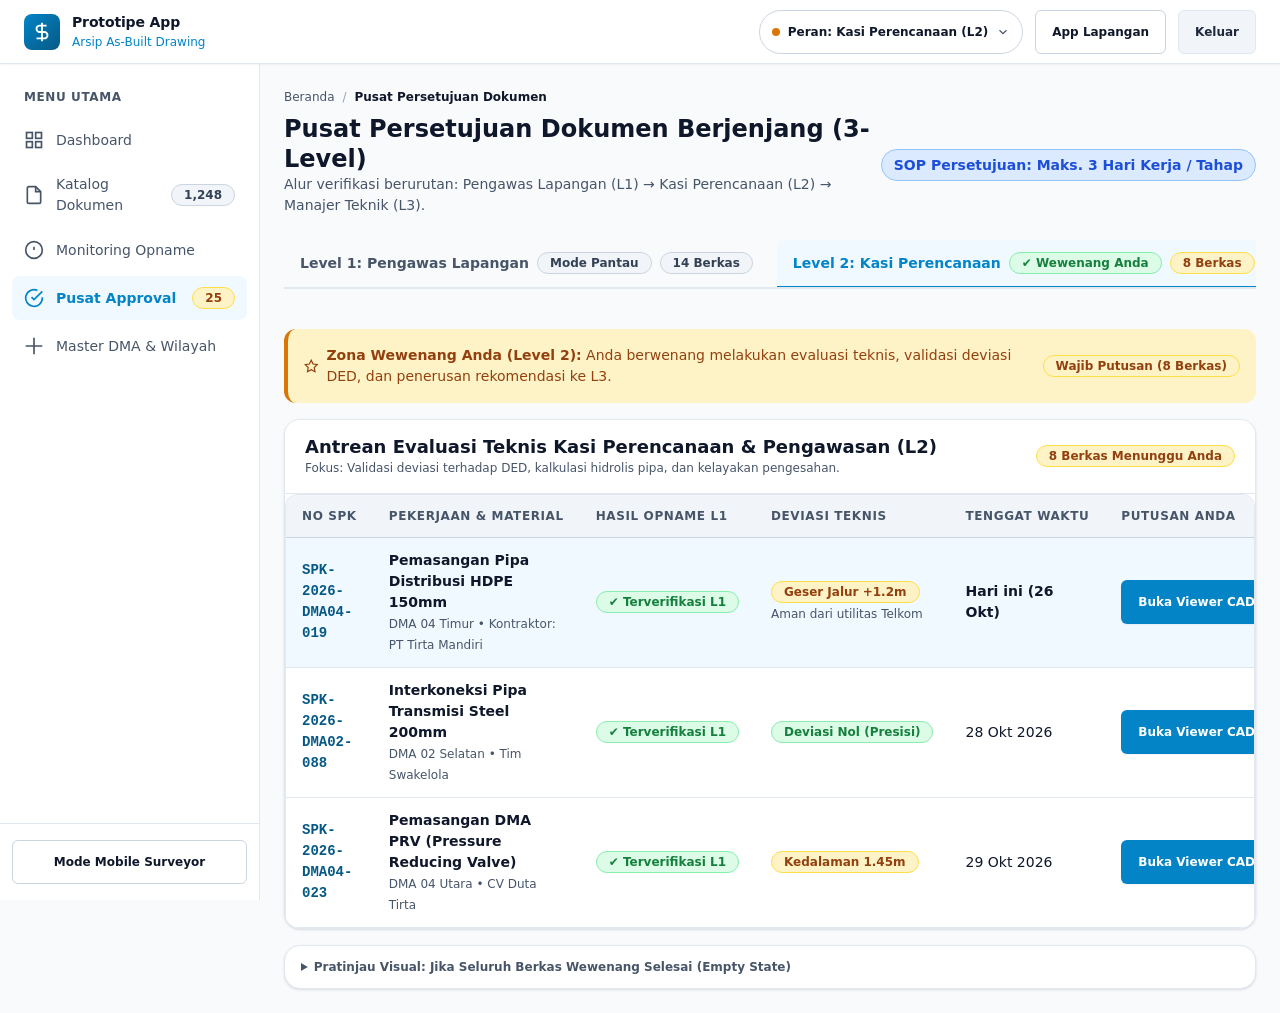
<file: approval-inbox.html>
<!DOCTYPE html>
<html lang="id">
<head>
  <meta charset="UTF-8">
  <meta name="viewport" content="width=device-width, initial-scale=1.0">
  <title>Pusat Approval Berjenjang (3-Level) - Prototipe App</title>
  <link rel="stylesheet" href="css/00-tokens.css">
  <link rel="stylesheet" href="css/01-reset.css">
  <link rel="stylesheet" href="css/02-components.css">
  <link rel="stylesheet" href="css/03-web-layout.css">
  <style>
    /* CSS Tab Switching Scoped inside .web-container */
    .tab-input {
      display: none;
    }
    .tab-nav {
      display: flex;
      gap: var(--space-2);
      border-bottom: 2px solid var(--color-border-subtle);
      margin-bottom: var(--space-4);
      overflow-x: auto;
    }
    .tab-label {
      padding: var(--space-3) var(--space-4);
      font-size: var(--font-sm);
      font-weight: var(--font-semibold);
      color: var(--color-text-muted);
      cursor: pointer;
      border-bottom: 3px solid transparent;
      margin-bottom: -2px;
      display: inline-flex;
      align-items: center;
      gap: var(--space-2);
      white-space: nowrap;
      transition: all var(--transition-fast);
      min-height: 44px;
      border-radius: var(--radius-md) var(--radius-md) 0 0;
    }
    .tab-label:hover {
      color: var(--color-primary-base);
      background-color: var(--slate-100);
    }
    .tab-content {
      display: none;
      animation: fadeIn 200ms ease;
    }
    #tab-radio-l1:checked ~ .tab-nav label[for="tab-radio-l1"],
    #tab-radio-l2:checked ~ .tab-nav label[for="tab-radio-l2"],
    #tab-radio-l3:checked ~ .tab-nav label[for="tab-radio-l3"] {
      color: var(--color-primary-base);
      border-bottom-color: var(--color-primary-base);
      background-color: var(--color-primary-surface);
      font-weight: var(--font-bold);
    }
    #tab-radio-l1:checked ~ #content-l1,
    #tab-radio-l2:checked ~ #content-l2,
    #tab-radio-l3:checked ~ #content-l3 {
      display: block;
    }

    /* URL Hash Support via :has() */
    .web-container:has(#content-l1:target) .tab-content { display: none; }
    .web-container:has(#content-l1:target) #content-l1 { display: block; }
    .web-container:has(#content-l1:target) .tab-nav label[for="tab-radio-l1"] {
      color: var(--color-primary-base);
      border-bottom-color: var(--color-primary-base);
      background-color: var(--color-primary-surface);
      font-weight: var(--font-bold);
    }
    .web-container:has(#content-l2:target) .tab-content { display: none; }
    .web-container:has(#content-l2:target) #content-l2 { display: block; }
    .web-container:has(#content-l2:target) .tab-nav label[for="tab-radio-l2"] {
      color: var(--color-primary-base);
      border-bottom-color: var(--color-primary-base);
      background-color: var(--color-primary-surface);
      font-weight: var(--font-bold);
    }
    .web-container:has(#content-l3:target) .tab-content { display: none; }
    .web-container:has(#content-l3:target) #content-l3 { display: block; }
    .web-container:has(#content-l3:target) .tab-nav label[for="tab-radio-l3"] {
      color: var(--color-primary-base);
      border-bottom-color: var(--color-primary-base);
      background-color: var(--color-primary-surface);
      font-weight: var(--font-bold);
    }
  </style>
</head>
<body class="web-shell">

  <!-- TOPBAR -->
  <header class="web-topbar">
    <div style="display: flex; align-items: center; gap: var(--space-3);">
      <a href="#sidebar-drawer" class="web-topbar__menu-toggle" aria-label="Buka Menu Navigasi">
        <svg width="24" height="24" viewBox="0 0 24 24" fill="none" stroke="currentColor" stroke-width="2">
          <path d="M4 6h16M4 12h16M4 18h16"/>
        </svg>
      </a>
      <a href="dashboard.html" class="web-topbar__brand">
        <div class="web-topbar__logo">
          <svg width="22" height="22" viewBox="0 0 24 24" fill="none" stroke="currentColor" stroke-width="2">
            <path d="M12 2v20M17 5H9.5a3.5 3.5 0 0 0 0 7h5a3.5 3.5 0 0 1 0 7H6"/>
          </svg>
        </div>
        <div class="web-topbar__brand-text">
          <span class="web-topbar__brand-title">Prototipe App</span>
          <span class="web-topbar__brand-sub">Arsip As-Built Drawing</span>
        </div>
      </a>
    </div>

    <div class="web-topbar__actions">
      <!-- ROLE SWITCHER POPOVER COMPONENT -->
      <details class="role-switcher">
        <summary aria-haspopup="true">
          <span class="badge__dot" style="background-color: var(--amber-600); width: 8px; height: 8px;"></span>
          <span>Peran: Kasi Perencanaan (L2)</span>
          <svg class="role-switcher__chevron" viewBox="0 0 24 24" fill="none" stroke="currentColor" stroke-width="2">
            <polyline points="6 9 12 15 18 9"/>
          </svg>
        </summary>
        <div class="role-switcher__menu" role="menu">
          <div style="padding: var(--space-2) var(--space-3); border-bottom: 1px solid var(--color-border-subtle); font-size: 11px; font-weight: bold; color: var(--color-text-muted);">
            PILIH PERSONA AKSES (SIMULASI)
          </div>

          <!-- L1 Pengawas Lapangan -->
          <a href="approval-inbox.html#content-l1" class="role-switcher__item" role="menuitem">
            <span class="badge__dot" style="background-color: var(--sky-500); width: 10px; height: 10px;"></span>
            <div style="display: flex; flex-direction: column;">
              <strong style="font-size: var(--font-xs); color: var(--color-text-main);">Pengawas Lapangan (L1)</strong>
              <span class="form-hint" style="font-size: 10px;">Verifikasi fisik & foto lapangan</span>
            </div>
          </a>

          <!-- L2 Kasi Perencanaan (Active) -->
          <a href="approval-inbox.html#content-l2" class="role-switcher__item is-active" role="menuitem">
            <span class="badge__dot" style="background-color: var(--amber-600); width: 10px; height: 10px;"></span>
            <div style="display: flex; flex-direction: column;">
              <strong style="font-size: var(--font-xs); color: var(--amber-800);">Kasi Perencanaan (L2) &bull; Aktif</strong>
              <span class="form-hint" style="font-size: 10px;">Validasi teknis & deviasi DED</span>
            </div>
          </a>

          <!-- L3 Manajer Teknik -->
          <a href="approval-inbox.html#content-l3" class="role-switcher__item" role="menuitem">
            <span class="badge__dot" style="background-color: var(--green-600); width: 10px; height: 10px;"></span>
            <div style="display: flex; flex-direction: column;">
              <strong style="font-size: var(--font-xs); color: var(--color-text-main);">Manajer Teknik (L3)</strong>
              <span class="form-hint" style="font-size: 10px;">Pengesahan formal SK & BAST</span>
            </div>
          </a>

          <!-- Admin / GIS -->
          <a href="admin-master.html" class="role-switcher__item" role="menuitem">
            <span class="badge__dot" style="background-color: var(--slate-600); width: 10px; height: 10px;"></span>
            <div style="display: flex; flex-direction: column;">
              <strong style="font-size: var(--font-xs); color: var(--color-text-main);">Administrator GIS</strong>
              <span class="form-hint" style="font-size: 10px;">Master data DMA & log audit</span>
            </div>
          </a>

          <!-- Mobile App Surveyor -->
          <div style="border-top: 1px solid var(--color-border-subtle); margin-top: var(--space-1); padding-top: var(--space-1);">
            <a href="app/index.html" class="role-switcher__item" role="menuitem" style="color: var(--sky-700);">
              <span style="font-size: 14px;">📱</span>
              <div style="display: flex; flex-direction: column;">
                <strong style="font-size: var(--font-xs);">Mode Surveyor Lapangan</strong>
                <span class="form-hint" style="font-size: 10px;">Buka aplikasi mobile (PWA)</span>
              </div>
            </a>
          </div>
        </div>
      </details>

      <a href="app/index.html" class="btn btn--outline btn--sm web-topbar__btn-action">App Lapangan</a>
      <a href="index.html" class="btn btn--secondary btn--sm web-topbar__btn-action">Keluar</a>
    </div>
  </header>

  <!-- SIDEBAR NAVIGASI -->
  <aside class="web-sidebar" id="sidebar-drawer">
    <div class="sidebar__section">
      <span class="sidebar__heading">Menu Utama</span>
      <a href="dashboard.html" class="sidebar__link">
        <div class="sidebar__link-content">
          <svg class="sidebar__link-icon" viewBox="0 0 24 24" fill="none" stroke="currentColor" stroke-width="2">
            <rect x="3" y="3" width="7" height="7"/>
            <rect x="14" y="3" width="7" height="7"/>
            <rect x="14" y="14" width="7" height="7"/>
            <rect x="3" y="14" width="7" height="7"/>
          </svg>
          <span>Dashboard</span>
        </div>
      </a>

      <a href="dokumen-list.html" class="sidebar__link">
        <div class="sidebar__link-content">
          <svg class="sidebar__link-icon" viewBox="0 0 24 24" fill="none" stroke="currentColor" stroke-width="2">
            <path d="M14 2H6a2 2 0 0 0-2 2v16a2 2 0 0 0 2 2h12a2 2 0 0 0 2-2V8z"/>
            <polyline points="14 2 14 8 20 8"/>
          </svg>
          <span>Katalog Dokumen</span>
        </div>
        <span class="badge badge--neutral">1,248</span>
      </a>

      <a href="opname-monitoring.html" class="sidebar__link">
        <div class="sidebar__link-content">
          <svg class="sidebar__link-icon" viewBox="0 0 24 24" fill="none" stroke="currentColor" stroke-width="2">
            <circle cx="12" cy="12" r="10"/>
            <line x1="12" y1="8" x2="12" y2="12"/>
            <line x1="12" y1="16" x2="12.01" y2="16"/>
          </svg>
          <span>Monitoring Opname</span>
        </div>
      </a>

      <a href="approval-inbox.html" class="sidebar__link is-active">
        <div class="sidebar__link-content">
          <svg class="sidebar__link-icon" viewBox="0 0 24 24" fill="none" stroke="currentColor" stroke-width="2">
            <path d="M22 11.08V12a10 10 0 1 1-5.93-9.14"/>
            <polyline points="22 4 12 14.01 9 11.01"/>
          </svg>
          <span>Pusat Approval</span>
        </div>
        <span class="badge badge--warning">25</span>
      </a>

      <a href="admin-master.html" class="sidebar__link">
        <div class="sidebar__link-content">
          <svg class="sidebar__link-icon" viewBox="0 0 24 24" fill="none" stroke="currentColor" stroke-width="2">
            <path d="M12 2v20M2 12h20"/>
          </svg>
          <span>Master DMA & Wilayah</span>
        </div>
      </a>
    </div>

    <div class="sidebar__footer">
      <a href="app/index.html" class="btn btn--outline btn--full btn--sm">
        <span>Mode Mobile Surveyor</span>
      </a>
    </div>
  </aside>
  <a href="#" class="mobile-drawer-overlay" aria-hidden="true"></a>

  <!-- MAIN CONTENT -->
  <main class="web-main">
    <div class="web-container">
      
      <!-- BREADCRUMB & HEADER -->
      <div>
        <nav class="breadcrumb" aria-label="Breadcrumb">
          <a href="dashboard.html" class="breadcrumb__link">Beranda</a>
          <span class="breadcrumb__separator">/</span>
          <span class="breadcrumb__current">Pusat Persetujuan Dokumen</span>
        </nav>
        <div class="page-header" style="margin-top: var(--space-2);">
          <div>
            <h1 class="page-header__title">Pusat Persetujuan Dokumen Berjenjang (3-Level)</h1>
            <p class="page-header__desc">Alur verifikasi berurutan: Pengawas Lapangan (L1) &rarr; Kasi Perencanaan (L2) &rarr; Manajer Teknik (L3).</p>
          </div>
          <div class="page-header__actions">
            <span class="badge badge--info" style="font-size: var(--font-sm); padding: var(--space-2) var(--space-3);">
              SOP Persetujuan: Maks. 3 Hari Kerja / Tahap
            </span>
          </div>
        </div>
      </div>

      <!-- SCOPED RADIO INPUTS FOR TAB ENGINE -->
      <input type="radio" name="approval-tab" id="tab-radio-l1" class="tab-input">
      <input type="radio" name="approval-tab" id="tab-radio-l2" class="tab-input" checked>
      <input type="radio" name="approval-tab" id="tab-radio-l3" class="tab-input">

      <!-- TAB SELECTION PURE CSS -->
      <nav class="tab-nav" aria-label="Tab Level Persetujuan">
        <label for="tab-radio-l1" class="tab-label">
          <span>Level 1: Pengawas Lapangan</span>
          <span class="badge badge--neutral">Mode Pantau</span>
          <span class="badge badge--neutral">14 Berkas</span>
        </label>
        <label for="tab-radio-l2" class="tab-label">
          <span>Level 2: Kasi Perencanaan</span>
          <span class="badge badge--success">✔ Wewenang Anda</span>
          <span class="badge badge--warning">8 Berkas</span>
        </label>
        <label for="tab-radio-l3" class="tab-label">
          <span>Level 3: Manajer Teknik</span>
          <span class="badge badge--neutral">Mode Pantau</span>
          <span class="badge badge--neutral">3 Berkas</span>
        </label>
      </nav>

      <!-- TAB CONTENT LEVEL 1 (MODE PANTAUAN) -->
      <section class="tab-content" id="content-l1">
        <div class="alert alert--info" style="display: flex; align-items: center; justify-content: space-between;">
          <div style="display: flex; align-items: center; gap: var(--space-2);">
            <svg width="20" height="20" viewBox="0 0 24 24" fill="none" stroke="currentColor" stroke-width="2">
              <circle cx="12" cy="12" r="10"/><line x1="12" y1="16" x2="12" y2="12"/><line x1="12" y1="8" x2="12.01" y2="8"/>
            </svg>
            <span><strong>Mode Pantauan / Audit (Level 1):</strong> Anda sedang melihat antrean verifikasi Pengawas Lapangan. Putusan verifikasi fisik berada pada otoritas Pengawas L1.</span>
          </div>
          <span class="badge badge--neutral">Hanya Baca</span>
        </div>

        <div class="card">
          <div class="card__header">
            <div>
              <h2 class="card__title">Antrean Verifikasi Fisik Pengawas Lapangan (L1)</h2>
              <p class="form-hint">Fokus: Memastikan kesesuaian fisik pipa yang tertanam dan keaslian foto lapangan.</p>
            </div>
            <span class="badge badge--neutral">14 Berkas Dipantau</span>
          </div>
          <div class="table-container">
            <table class="data-table">
              <thead>
                <tr>
                  <th>No SPK</th>
                  <th>Nama Pekerjaan</th>
                  <th>Wilayah DMA</th>
                  <th>Surveyor Lapangan</th>
                  <th>Status L1</th>
                  <th>Aksi Pantauan</th>
                </tr>
              </thead>
              <tbody>
                <tr>
                  <td style="font-family: var(--font-mono); font-weight: bold;">SPK-2026-DMA01-042</td>
                  <td>Relokasi Pipa PVC ke HDPE Ruas Sukamaju Barat</td>
                  <td>DMA 01</td>
                  <td>Rudi Hartono</td>
                  <td><span class="badge badge--danger">Deviasi Jalur > 2m</span></td>
                  <td><a href="opname-monitoring.html" class="btn btn--outline btn--sm">Buka Detail (Audit)</a></td>
                </tr>
                <tr>
                  <td style="font-family: var(--font-mono); font-weight: bold;">SPK-2026-DMA03-011</td>
                  <td>Pemasangan Sambungan Pelanggan Blok C</td>
                  <td>DMA 03</td>
                  <td>Agus Setiawan</td>
                  <td><span class="badge badge--warning">Menunggu Pengecekan</span></td>
                  <td><a href="dokumen-detail.html" class="btn btn--outline btn--sm">Buka Detail (Audit)</a></td>
                </tr>
              </tbody>
            </table>
          </div>
        </div>
      </section>

      <!-- TAB CONTENT LEVEL 2 (WEWENANG ANDA - DEFAULT ACTIVE) -->
      <section class="tab-content" id="content-l2">
        <div class="alert alert--warning" style="display: flex; align-items: center; justify-content: space-between; border-left: 4px solid var(--color-warning-base);">
          <div style="display: flex; align-items: center; gap: var(--space-2);">
            <svg width="20" height="20" viewBox="0 0 24 24" fill="none" stroke="currentColor" stroke-width="2">
              <polygon points="12 2 15.09 8.26 22 9.27 17 14.14 18.18 21.02 12 17.77 5.82 21.02 7 14.14 2 9.27 8.91 8.26 12 2"/>
            </svg>
            <span><strong>Zona Wewenang Anda (Level 2):</strong> Anda berwenang melakukan evaluasi teknis, validasi deviasi DED, dan penerusan rekomendasi ke L3.</span>
          </div>
          <span class="badge badge--warning">Wajib Putusan (8 Berkas)</span>
        </div>

        <div class="card">
          <div class="card__header">
            <div>
              <h2 class="card__title">Antrean Evaluasi Teknis Kasi Perencanaan & Pengawasan (L2)</h2>
              <p class="form-hint">Fokus: Validasi deviasi terhadap DED, kalkulasi hidrolis pipa, dan kelayakan pengesahan.</p>
            </div>
            <span class="badge badge--warning">8 Berkas Menunggu Anda</span>
          </div>
          <div class="table-container">
            <table class="data-table">
              <thead>
                <tr>
                  <th>No SPK</th>
                  <th>Pekerjaan & Material</th>
                  <th>Hasil Opname L1</th>
                  <th>Deviasi Teknis</th>
                  <th>Tenggat Waktu</th>
                  <th>Putusan Anda</th>
                </tr>
              </thead>
              <tbody>
                <tr style="background-color: var(--sky-50);">
                  <td style="font-family: var(--font-mono); font-weight: bold; color: var(--sky-800);">
                    SPK-2026-DMA04-019
                  </td>
                  <td>
                    <strong>Pemasangan Pipa Distribusi HDPE 150mm</strong><br>
                    <span class="form-hint">DMA 04 Timur &bull; Kontraktor: PT Tirta Mandiri</span>
                  </td>
                  <td><span class="badge badge--success">✔ Terverifikasi L1</span></td>
                  <td>
                    <span class="badge badge--warning">Geser Jalur +1.2m</span><br>
                    <span class="form-hint">Aman dari utilitas Telkom</span>
                  </td>
                  <td><strong>Hari ini (26 Okt)</strong></td>
                  <td>
                    <div style="display: flex; gap: var(--space-2);">
                      <a href="dokumen-detail.html" class="btn btn--primary btn--sm">Buka Viewer CAD</a>
                      <a href="#modal-quick-decision" class="btn btn--success btn--sm">Putusan Cepat</a>
                    </div>
                  </td>
                </tr>
                <tr>
                  <td style="font-family: var(--font-mono); font-weight: bold; color: var(--sky-800);">
                    SPK-2026-DMA02-088
                  </td>
                  <td>
                    <strong>Interkoneksi Pipa Transmisi Steel 200mm</strong><br>
                    <span class="form-hint">DMA 02 Selatan &bull; Tim Swakelola</span>
                  </td>
                  <td><span class="badge badge--success">✔ Terverifikasi L1</span></td>
                  <td>
                    <span class="badge badge--success">Deviasi Nol (Presisi)</span>
                  </td>
                  <td>28 Okt 2026</td>
                  <td>
                    <div style="display: flex; gap: var(--space-2);">
                      <a href="dokumen-detail.html" class="btn btn--primary btn--sm">Buka Viewer CAD</a>
                      <a href="#modal-quick-decision" class="btn btn--outline btn--sm">Putusan Cepat</a>
                    </div>
                  </td>
                </tr>
                <tr>
                  <td style="font-family: var(--font-mono); font-weight: bold; color: var(--sky-800);">
                    SPK-2026-DMA04-023
                  </td>
                  <td>
                    <strong>Pemasangan DMA PRV (Pressure Reducing Valve)</strong><br>
                    <span class="form-hint">DMA 04 Utara &bull; CV Duta Tirta</span>
                  </td>
                  <td><span class="badge badge--success">✔ Terverifikasi L1</span></td>
                  <td>
                    <span class="badge badge--warning">Kedalaman 1.45m</span>
                  </td>
                  <td>29 Okt 2026</td>
                  <td>
                    <div style="display: flex; gap: var(--space-2);">
                      <a href="dokumen-detail.html" class="btn btn--primary btn--sm">Buka Viewer CAD</a>
                      <a href="#modal-quick-decision" class="btn btn--outline btn--sm">Putusan Cepat</a>
                    </div>
                  </td>
                </tr>
              </tbody>
            </table>
          </div>
        </div>

        <!-- SIMULASI EMPTY STATE -->
        <details class="card" style="margin-top: var(--space-4);">
          <summary style="padding: var(--space-3) var(--space-4); font-size: var(--font-xs); font-weight: var(--font-bold); color: var(--color-text-muted); cursor: pointer;">
            Pratinjau Visual: Jika Seluruh Berkas Wewenang Selesai (Empty State)
          </summary>
          <div class="empty-state">
            <div class="empty-state__icon">
              <svg width="28" height="28" viewBox="0 0 24 24" fill="none" stroke="currentColor" stroke-width="2.5">
                <polyline points="20 6 9 17 4 12"/>
              </svg>
            </div>
            <h3 class="empty-state__title">Semua Antrean Selesai Dievaluasi</h3>
            <p class="empty-state__desc">Tidak ada berkas as-built drawing yang menunggu putusan Level 2 saat ini. Seluruh berkas telah disahkan ke tahap L3 atau dikembalikan ke tahap revisi lapangan.</p>
            <a href="dokumen-list.html" class="btn btn--outline btn--sm" style="margin-top: var(--space-2);">
              Lihat Riwayat Dokumen Lengkap
            </a>
          </div>
        </details>
      </section>

      <!-- TAB CONTENT LEVEL 3 (MODE PANTAUAN) -->
      <section class="tab-content" id="content-l3">
        <div class="alert alert--info" style="display: flex; align-items: center; justify-content: space-between;">
          <div style="display: flex; align-items: center; gap: var(--space-2);">
            <svg width="20" height="20" viewBox="0 0 24 24" fill="none" stroke="currentColor" stroke-width="2">
              <circle cx="12" cy="12" r="10"/><line x1="12" y1="16" x2="12" y2="12"/><line x1="12" y1="8" x2="12.01" y2="8"/>
            </svg>
            <span><strong>Mode Pantauan / Audit (Level 3):</strong> Anda sedang memantau antrean pengesahan Direksi/Manajer Teknik. Penerbitan SK resmi dilakukan oleh pejabat L3.</span>
          </div>
          <span class="badge badge--neutral">Hanya Baca</span>
        </div>

        <div class="card">
          <div class="card__header">
            <div>
              <h2 class="card__title">Antrean Pengesahan Manajer Teknik & Direksi (L3)</h2>
              <p class="form-hint">Fokus: Penerbitan SK Pengesahan Berita Acara As-Built Drawing dan integrasi GIS Pusat.</p>
            </div>
            <span class="badge badge--success">3 Siap Diterbitkan SK</span>
          </div>
          <div class="table-container">
            <table class="data-table">
              <thead>
                <tr>
                  <th>No SPK</th>
                  <th>Pekerjaan</th>
                  <th>Rekomendasi Kasi L2</th>
                  <th>Nilai Kontrak</th>
                  <th>Aksi Pantauan</th>
                </tr>
              </thead>
              <tbody>
                <tr>
                  <td style="font-family: var(--font-mono); font-weight: bold;">SPK-2026-DMA04-007</td>
                  <td>Jaringan Tersier Sambungan Rumah (42 SR)</td>
                  <td><span class="badge badge--success">Disetujui Penuh L2</span></td>
                  <td>Rp 245.000.000</td>
                  <td><a href="dokumen-detail.html" class="btn btn--outline btn--sm">Lihat Berkas (Audit)</a></td>
                </tr>
              </tbody>
            </table>
          </div>
        </div>
      </section>

    </div>
  </main>

  <!-- MODAL PUTUSAN CEPAT (:target) -->
  <div class="modal" id="modal-quick-decision" role="dialog" aria-modal="true" aria-labelledby="modal-quick-title">
    <a href="#" class="modal__backdrop" aria-label="Tutup Dialog"></a>
    <div class="modal__dialog">
      <div class="modal__header">
        <h2 class="modal__title" id="modal-quick-title">Putusan Evaluasi Teknis Kasi (L2)</h2>
        <a href="#" class="modal__close" aria-label="Tutup">&times;</a>
      </div>
      <form action="approval-inbox.html#content-l2" method="get">
        <div class="modal__body">
          <p>Pilih putusan untuk berkas terpilih: <strong>SPK-2026-DMA04-019</strong></p>
          
          <div style="display: flex; flex-direction: column; gap: var(--space-3); margin-top: var(--space-4);">
            <label class="radio-card radio-card--success" for="decision-approve">
              <input type="radio" name="keputusan" id="decision-approve" value="approve" checked style="margin-top: 4px;">
              <div style="flex: 1;">
                <strong style="color: var(--green-800); display: block;">Setujui & Teruskan ke L3 (Manajer Teknik)</strong>
                <span class="form-hint" style="font-size: 0.75rem;">Seluruh parameter teknis terverifikasi dan memenuhi toleransi aman Prototipe App.</span>
              </div>
            </label>

            <label class="radio-card radio-card--warning" for="decision-revision">
              <input type="radio" name="keputusan" id="decision-revision" value="revision" style="margin-top: 4px;">
              <div style="flex: 1;">
                <strong style="color: var(--amber-800); display: block;">Kembalikan untuk Perbaikan (Revisi Lapangan)</strong>
                <span class="form-hint" style="font-size: 0.75rem;">Terdapat deviasi atau data lapangan yang belum lengkap untuk dipertanggungjawabkan.</span>
              </div>
            </label>

            <label class="radio-card radio-card--danger" for="decision-reject">
              <input type="radio" name="keputusan" id="decision-reject" value="reject" style="margin-top: 4px;">
              <div style="flex: 1;">
                <strong style="color: var(--rose-800); display: block;">Tolak Berkas Secara Total</strong>
                <span class="form-hint" style="font-size: 0.75rem;">Melanggar spesifikasi teknik dasar Prototipe App dan wajib redesain/survei ulang.</span>
              </div>
            </label>
          </div>

          <div class="form-group" style="margin-top: var(--space-4);">
            <label for="catatan-putusan-cepat" class="form-label">Catatan Resmi Putusan <span class="required">*</span></label>
            <textarea id="catatan-putusan-cepat" class="form-control" required placeholder="Tuliskan catatan verifikasi teknis yang akan tercantum pada lembar Berita Acara..."></textarea>
          </div>
        </div>

        <div class="modal__footer">
          <a href="#" class="btn btn--outline">Batal</a>
          <button type="submit" class="btn btn--primary">Kirim Putusan Resmi</button>
        </div>
      </form>
    </div>
  </div>

</body>
</html>
</file>
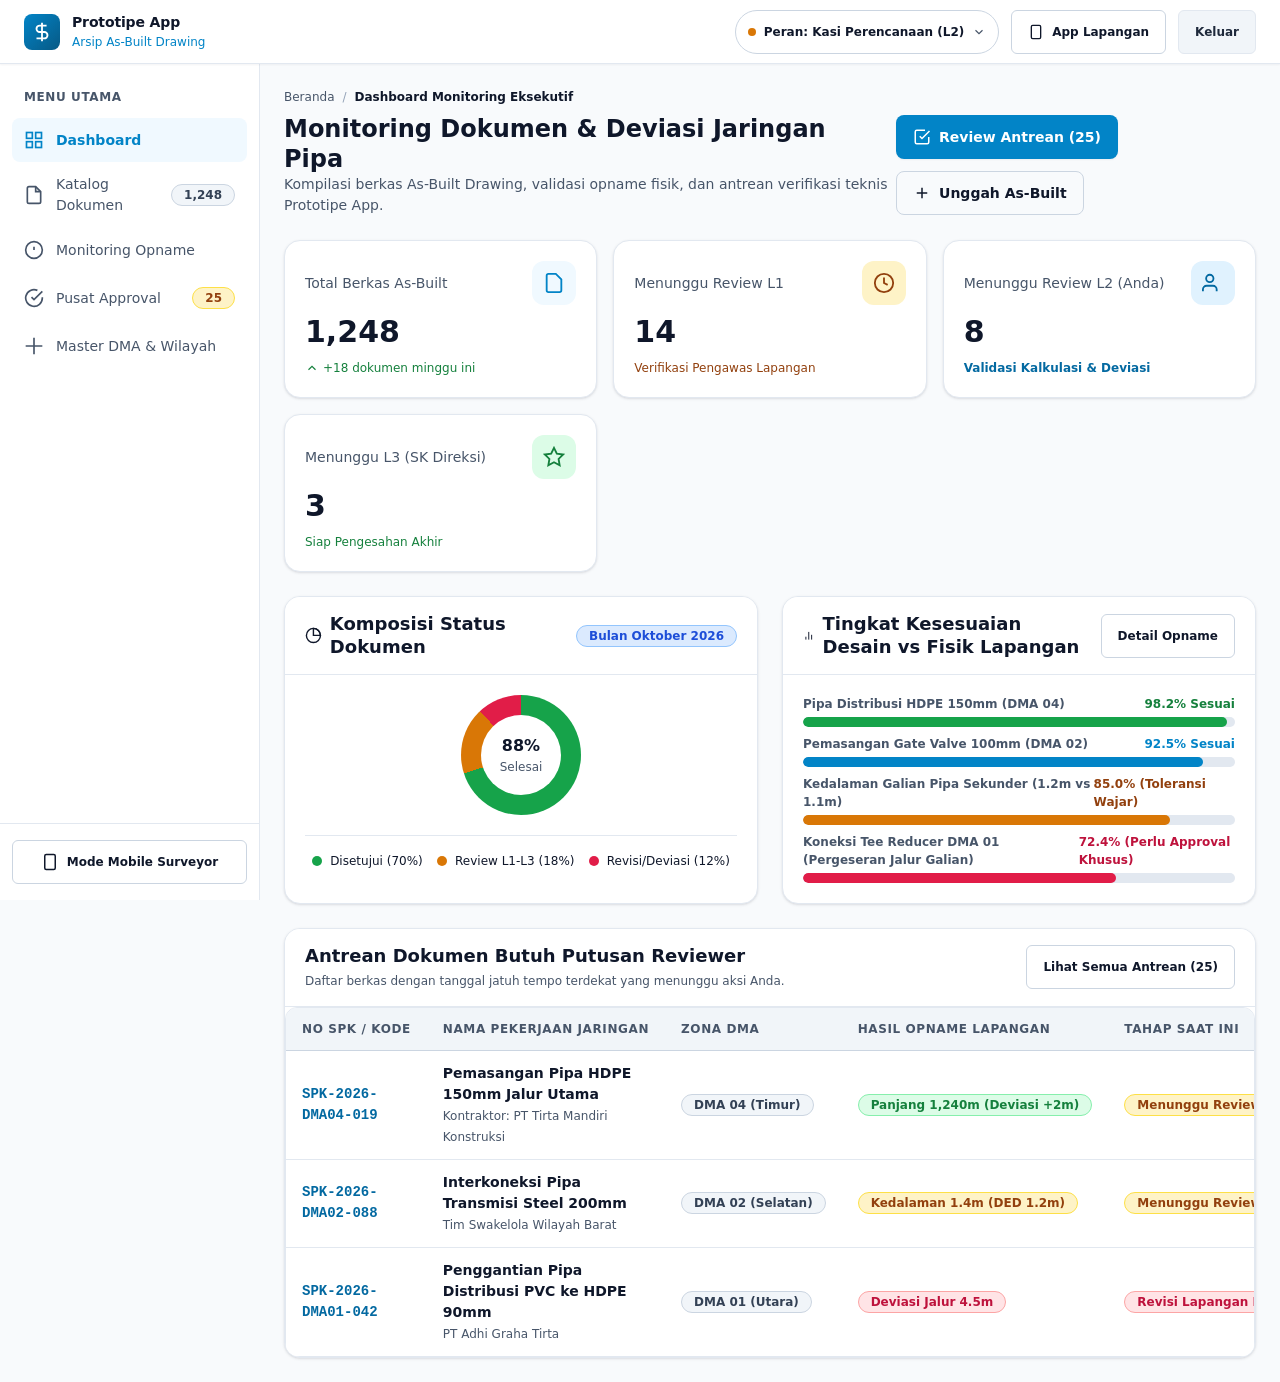
<file: dashboard.html>
<!DOCTYPE html>
<html lang="id">
<head>
  <meta charset="UTF-8">
  <meta name="viewport" content="width=device-width, initial-scale=1.0">
  <title>Dashboard Eksekutif & Monitoring - As-Built Drawing Prototipe App</title>
  <link rel="stylesheet" href="css/00-tokens.css">
  <link rel="stylesheet" href="css/01-reset.css">
  <link rel="stylesheet" href="css/02-components.css">
  <link rel="stylesheet" href="css/03-web-layout.css">
</head>
<body class="web-shell">

  <!-- TOPBAR -->
  <header class="web-topbar">
    <div style="display: flex; align-items: center; gap: var(--space-3);">
      <a href="#sidebar-drawer" class="web-topbar__menu-toggle" aria-label="Buka Menu Navigasi">
        <svg width="24" height="24" viewBox="0 0 24 24" fill="none" stroke="currentColor" stroke-width="2">
          <path d="M4 6h16M4 12h16M4 18h16"/>
        </svg>
      </a>
      <a href="dashboard.html" class="web-topbar__brand">
        <div class="web-topbar__logo">
          <svg width="22" height="22" viewBox="0 0 24 24" fill="none" stroke="currentColor" stroke-width="2">
            <path d="M12 2v20M17 5H9.5a3.5 3.5 0 0 0 0 7h5a3.5 3.5 0 0 1 0 7H6"/>
          </svg>
        </div>
        <div class="web-topbar__brand-text">
          <span class="web-topbar__brand-title">Prototipe App</span>
          <span class="web-topbar__brand-sub">Arsip As-Built Drawing</span>
        </div>
      </a>
    </div>

    <div class="web-topbar__actions">
      <!-- ROLE SWITCHER POPOVER COMPONENT -->
      <details class="role-switcher">
        <summary aria-haspopup="true">
          <span class="badge__dot" style="background-color: var(--amber-600); width: 8px; height: 8px;"></span>
          <span>Peran: Kasi Perencanaan (L2)</span>
          <svg class="role-switcher__chevron" viewBox="0 0 24 24" fill="none" stroke="currentColor" stroke-width="2">
            <polyline points="6 9 12 15 18 9"/>
          </svg>
        </summary>
        <div class="role-switcher__menu" role="menu">
          <div style="padding: var(--space-2) var(--space-3); border-bottom: 1px solid var(--color-border-subtle); font-size: 11px; font-weight: bold; color: var(--color-text-muted);">
            PILIH PERSONA AKSES (SIMULASI)
          </div>

          <a href="approval-inbox.html#content-l1" class="role-switcher__item" role="menuitem">
            <span class="badge__dot" style="background-color: var(--sky-500); width: 10px; height: 10px;"></span>
            <div style="display: flex; flex-direction: column;">
              <strong style="font-size: var(--font-xs); color: var(--color-text-main);">Pengawas Lapangan (L1)</strong>
              <span class="form-hint" style="font-size: 10px;">Verifikasi fisik & foto lapangan</span>
            </div>
          </a>

          <a href="approval-inbox.html#content-l2" class="role-switcher__item is-active" role="menuitem">
            <span class="badge__dot" style="background-color: var(--amber-600); width: 10px; height: 10px;"></span>
            <div style="display: flex; flex-direction: column;">
              <strong style="font-size: var(--font-xs); color: var(--amber-800);">Kasi Perencanaan (L2) &bull; Aktif</strong>
              <span class="form-hint" style="font-size: 10px;">Validasi teknis & deviasi DED</span>
            </div>
          </a>

          <a href="approval-inbox.html#content-l3" class="role-switcher__item" role="menuitem">
            <span class="badge__dot" style="background-color: var(--green-600); width: 10px; height: 10px;"></span>
            <div style="display: flex; flex-direction: column;">
              <strong style="font-size: var(--font-xs); color: var(--color-text-main);">Manajer Teknik (L3)</strong>
              <span class="form-hint" style="font-size: 10px;">Pengesahan formal SK & BAST</span>
            </div>
          </a>

          <a href="admin-master.html" class="role-switcher__item" role="menuitem">
            <span class="badge__dot" style="background-color: var(--slate-600); width: 10px; height: 10px;"></span>
            <div style="display: flex; flex-direction: column;">
              <strong style="font-size: var(--font-xs); color: var(--color-text-main);">Administrator GIS</strong>
              <span class="form-hint" style="font-size: 10px;">Master data DMA & log audit</span>
            </div>
          </a>

          <div style="border-top: 1px solid var(--color-border-subtle); margin-top: var(--space-1); padding-top: var(--space-1);">
            <a href="app/index.html" class="role-switcher__item" role="menuitem" style="color: var(--sky-700);">
              <span style="font-size: 14px;">📱</span>
              <div style="display: flex; flex-direction: column;">
                <strong style="font-size: var(--font-xs);">Mode Surveyor Lapangan</strong>
                <span class="form-hint" style="font-size: 10px;">Buka aplikasi mobile (PWA)</span>
              </div>
            </a>
          </div>
        </div>
      </details>
      <a href="app/index.html" class="btn btn--outline btn--sm web-topbar__btn-action" title="Buka Mode Petugas Lapangan">
        <svg width="16" height="16" viewBox="0 0 24 24" fill="none" stroke="currentColor" stroke-width="2">
          <rect x="5" y="2" width="14" height="20" rx="2" ry="2"/>
          <line x1="12" y1="18" x2="12.01" y2="18"/>
        </svg>
        <span>App Lapangan</span>
      </a>
      <a href="index.html" class="btn btn--secondary btn--sm web-topbar__btn-action" title="Keluar">Keluar</a>
    </div>
  </header>

  <!-- SIDEBAR NAVIGASI -->
  <aside class="web-sidebar" id="sidebar-drawer">
    <div style="display: flex; flex-direction: column; gap: var(--space-4);">
      <div style="display: flex; align-items: center; justify-content: space-between; padding: 0 var(--space-4); display: none;" class="mobile-only">
        <span style="font-weight: var(--font-bold); font-size: var(--font-base);">Navigasi Utama</span>
        <a href="#" class="modal__close" aria-label="Tutup Menu">&times;</a>
      </div>

      <div class="sidebar__section">
        <span class="sidebar__heading">Menu Utama</span>
        <a href="dashboard.html" class="sidebar__link is-active">
          <div class="sidebar__link-content">
            <svg class="sidebar__link-icon" viewBox="0 0 24 24" fill="none" stroke="currentColor" stroke-width="2">
              <rect x="3" y="3" width="7" height="7"/>
              <rect x="14" y="3" width="7" height="7"/>
              <rect x="14" y="14" width="7" height="7"/>
              <rect x="3" y="14" width="7" height="7"/>
            </svg>
            <span>Dashboard</span>
          </div>
        </a>

        <a href="dokumen-list.html" class="sidebar__link">
          <div class="sidebar__link-content">
            <svg class="sidebar__link-icon" viewBox="0 0 24 24" fill="none" stroke="currentColor" stroke-width="2">
              <path d="M14 2H6a2 2 0 0 0-2 2v16a2 2 0 0 0 2 2h12a2 2 0 0 0 2-2V8z"/>
              <polyline points="14 2 14 8 20 8"/>
            </svg>
            <span>Katalog Dokumen</span>
          </div>
          <span class="badge badge--neutral">1,248</span>
        </a>

        <a href="opname-monitoring.html" class="sidebar__link">
          <div class="sidebar__link-content">
            <svg class="sidebar__link-icon" viewBox="0 0 24 24" fill="none" stroke="currentColor" stroke-width="2">
              <circle cx="12" cy="12" r="10"/>
              <line x1="12" y1="8" x2="12" y2="12"/>
              <line x1="12" y1="16" x2="12.01" y2="16"/>
            </svg>
            <span>Monitoring Opname</span>
          </div>
        </a>

        <a href="approval-inbox.html" class="sidebar__link">
          <div class="sidebar__link-content">
            <svg class="sidebar__link-icon" viewBox="0 0 24 24" fill="none" stroke="currentColor" stroke-width="2">
              <path d="M22 11.08V12a10 10 0 1 1-5.93-9.14"/>
              <polyline points="22 4 12 14.01 9 11.01"/>
            </svg>
            <span>Pusat Approval</span>
          </div>
          <span class="badge badge--warning">25</span>
        </a>

        <a href="admin-master.html" class="sidebar__link">
          <div class="sidebar__link-content">
            <svg class="sidebar__link-icon" viewBox="0 0 24 24" fill="none" stroke="currentColor" stroke-width="2">
              <path d="M12 2v20M2 12h20"/>
            </svg>
            <span>Master DMA & Wilayah</span>
          </div>
        </a>
      </div>
    </div>

    <div class="sidebar__footer">
      <a href="app/index.html" class="btn btn--outline btn--full btn--sm" style="gap: var(--space-2);">
        <svg width="18" height="18" viewBox="0 0 24 24" fill="none" stroke="currentColor" stroke-width="2">
          <rect x="5" y="2" width="14" height="20" rx="2" ry="2"/>
          <line x1="12" y1="18" x2="12.01" y2="18"/>
        </svg>
        <span>Mode Mobile Surveyor</span>
      </a>
    </div>
  </aside>
  <a href="#" class="mobile-drawer-overlay" aria-hidden="true"></a>

  <!-- MAIN CONTENT -->
  <main class="web-main">
    <div class="web-container">
      
      <!-- BREADCRUMB & HEADER -->
      <div>
        <nav class="breadcrumb" aria-label="Breadcrumb">
          <a href="dashboard.html" class="breadcrumb__link">Beranda</a>
          <span class="breadcrumb__separator">/</span>
          <span class="breadcrumb__current">Dashboard Monitoring Eksekutif</span>
        </nav>
        <div class="page-header" style="margin-top: var(--space-2);">
          <div>
            <h1 class="page-header__title">Monitoring Dokumen & Deviasi Jaringan Pipa</h1>
            <p class="page-header__desc">Kompilasi berkas As-Built Drawing, validasi opname fisik, dan antrean verifikasi teknis Prototipe App.</p>
          </div>
          <div class="page-header__actions">
            <a href="approval-inbox.html" class="btn btn--primary">
              <svg width="18" height="18" viewBox="0 0 24 24" fill="none" stroke="currentColor" stroke-width="2">
                <polyline points="9 11 12 14 22 4"/>
                <path d="M21 12v7a2 2 0 0 1-2 2H5a2 2 0 0 1-2-2V5a2 2 0 0 1 2-2h11"/>
              </svg>
              <span>Review Antrean (25)</span>
            </a>
            <a href="dokumen-list.html#modal-upload" class="btn btn--outline">
              <svg width="18" height="18" viewBox="0 0 24 24" fill="none" stroke="currentColor" stroke-width="2">
                <line x1="12" y1="5" x2="12" y2="19"/>
                <line x1="5" y1="12" x2="19" y2="12"/>
              </svg>
              <span>Unggah As-Built</span>
            </a>
          </div>
        </div>
      </div>

      <!-- METRIC CARDS GRID -->
      <section class="grid-stats" aria-label="Statistik Dokumen">
        <div class="stat-card">
          <div class="stat-card__top">
            <span class="stat-card__label">Total Berkas As-Built</span>
            <div class="stat-card__icon">
              <svg width="22" height="22" viewBox="0 0 24 24" fill="none" stroke="currentColor" stroke-width="2">
                <path d="M14 2H6a2 2 0 0 0-2 2v16a2 2 0 0 0 2 2h12a2 2 0 0 0 2-2V8z"/>
              </svg>
            </div>
          </div>
          <div class="stat-card__value">1,248</div>
          <div class="stat-card__delta" style="color: var(--color-success-text);">
            <svg width="14" height="14" viewBox="0 0 24 24" fill="none" stroke="currentColor" stroke-width="2">
              <polyline points="18 15 12 9 6 15"/>
            </svg>
            <span>+18 dokumen minggu ini</span>
          </div>
        </div>

        <div class="stat-card">
          <div class="stat-card__top">
            <span class="stat-card__label">Menunggu Review L1</span>
            <div class="stat-card__icon stat-card__icon--warning">
              <svg width="22" height="22" viewBox="0 0 24 24" fill="none" stroke="currentColor" stroke-width="2">
                <circle cx="12" cy="12" r="10"/>
                <polyline points="12 6 12 12 16 14"/>
              </svg>
            </div>
          </div>
          <div class="stat-card__value">14</div>
          <div class="stat-card__delta" style="color: var(--color-warning-text);">
            <span>Verifikasi Pengawas Lapangan</span>
          </div>
        </div>

        <div class="stat-card">
          <div class="stat-card__top">
            <span class="stat-card__label">Menunggu Review L2 (Anda)</span>
            <div class="stat-card__icon" style="background-color: var(--sky-100); color: var(--sky-700);">
              <svg width="22" height="22" viewBox="0 0 24 24" fill="none" stroke="currentColor" stroke-width="2">
                <path d="M16 21v-2a4 4 0 0 0-4-4H5a4 4 0 0 0-4 4v2"/>
                <circle cx="8.5" cy="7" r="4"/>
              </svg>
            </div>
          </div>
          <div class="stat-card__value">8</div>
          <div class="stat-card__delta" style="color: var(--sky-700); font-weight: var(--font-semibold);">
            <span>Validasi Kalkulasi & Deviasi</span>
          </div>
        </div>

        <div class="stat-card">
          <div class="stat-card__top">
            <span class="stat-card__label">Menunggu L3 (SK Direksi)</span>
            <div class="stat-card__icon stat-card__icon--success">
              <svg width="22" height="22" viewBox="0 0 24 24" fill="none" stroke="currentColor" stroke-width="2">
                <polygon points="12 2 15.09 8.26 22 9.27 17 14.14 18.18 21.02 12 17.77 5.82 21.02 7 14.14 2 9.27 8.91 8.26 12 2"/>
              </svg>
            </div>
          </div>
          <div class="stat-card__value">3</div>
          <div class="stat-card__delta" style="color: var(--color-success-text);">
            <span>Siap Pengesahan Akhir</span>
          </div>
        </div>
      </section>

      <!-- CHARTS SECTION (CSS-ONLY DONUT & PROGRESS BARS) -->
      <section class="grid-2col" aria-label="Analisis Grafis">
        
        <!-- DONUT CHART STATUS -->
        <div class="card">
          <div class="card__header">
            <h2 class="card__title">
              <svg width="20" height="20" viewBox="0 0 24 24" fill="none" stroke="currentColor" stroke-width="2">
                <circle cx="12" cy="12" r="10"/>
                <path d="M12 2a10 10 0 0 1 10 10h-10z"/>
              </svg>
              <span>Komposisi Status Dokumen</span>
            </h2>
            <span class="badge badge--info">Bulan Oktober 2026</span>
          </div>
          <div class="card__body" style="display: flex; flex-direction: column; gap: var(--space-5); align-items: center;">
            <div class="css-donut-chart">
              <div class="css-donut-chart__label">
                <div>88%</div>
                <div style="font-size: var(--font-xs); font-weight: normal; color: var(--color-text-muted);">Selesai</div>
              </div>
            </div>
            
            <div style="display: flex; justify-content: space-around; width: 100%; border-top: 1px solid var(--color-border-subtle); padding-top: var(--space-4);">
              <div style="display: flex; align-items: center; gap: var(--space-2);">
                <span class="badge__dot" style="background-color: var(--color-success-base); width: 10px; height: 10px;"></span>
                <span style="font-size: var(--font-xs);">Disetujui (70%)</span>
              </div>
              <div style="display: flex; align-items: center; gap: var(--space-2);">
                <span class="badge__dot" style="background-color: var(--color-warning-base); width: 10px; height: 10px;"></span>
                <span style="font-size: var(--font-xs);">Review L1-L3 (18%)</span>
              </div>
              <div style="display: flex; align-items: center; gap: var(--space-2);">
                <span class="badge__dot" style="background-color: var(--color-danger-base); width: 10px; height: 10px;"></span>
                <span style="font-size: var(--font-xs);">Revisi/Deviasi (12%)</span>
              </div>
            </div>
          </div>
        </div>

        <!-- CSS BAR CHART: DEVIASI DED VS LAPANGAN -->
        <div class="card">
          <div class="card__header">
            <h2 class="card__title">
              <svg width="20" height="20" viewBox="0 0 24 24" fill="none" stroke="currentColor" stroke-width="2">
                <line x1="18" y1="20" x2="18" y2="10"/>
                <line x1="12" y1="20" x2="12" y2="4"/>
                <line x1="6" y1="20" x2="6" y2="14"/>
              </svg>
              <span>Tingkat Kesesuaian Desain vs Fisik Lapangan</span>
            </h2>
            <a href="opname-monitoring.html" class="btn btn--outline btn--sm">Detail Opname</a>
          </div>
          <div class="card__body css-bar-group">
            <div class="css-bar-item">
              <div class="css-bar-header">
                <span>Pipa Distribusi HDPE 150mm (DMA 04)</span>
                <span style="font-weight: bold; color: var(--color-success-text);">98.2% Sesuai</span>
              </div>
              <div class="css-bar-track">
                <div class="css-bar-fill css-bar-fill--success" style="width: 98.2%;"></div>
              </div>
            </div>

            <div class="css-bar-item">
              <div class="css-bar-header">
                <span>Pemasangan Gate Valve 100mm (DMA 02)</span>
                <span style="font-weight: bold; color: var(--color-primary-base);">92.5% Sesuai</span>
              </div>
              <div class="css-bar-track">
                <div class="css-bar-fill css-bar-fill--primary" style="width: 92.5%;"></div>
              </div>
            </div>

            <div class="css-bar-item">
              <div class="css-bar-header">
                <span>Kedalaman Galian Pipa Sekunder (1.2m vs 1.1m)</span>
                <span style="font-weight: bold; color: var(--color-warning-text);">85.0% (Toleransi Wajar)</span>
              </div>
              <div class="css-bar-track">
                <div class="css-bar-fill css-bar-fill--warning" style="width: 85%;"></div>
              </div>
            </div>

            <div class="css-bar-item">
              <div class="css-bar-header">
                <span>Koneksi Tee Reducer DMA 01 (Pergeseran Jalur Galian)</span>
                <span style="font-weight: bold; color: var(--color-danger-text);">72.4% (Perlu Approval Khusus)</span>
              </div>
              <div class="css-bar-track">
                <div class="css-bar-fill css-bar-fill--danger" style="width: 72.4%;"></div>
              </div>
            </div>
          </div>
        </div>

      </section>

      <!-- ANTREAN TINDAKAN MENDESAK -->
      <section class="card" aria-label="Antrean Verifikasi">
        <div class="card__header">
          <div>
            <h2 class="card__title">Antrean Dokumen Butuh Putusan Reviewer</h2>
            <p class="form-hint" style="margin-top: 4px;">Daftar berkas dengan tanggal jatuh tempo terdekat yang menunggu aksi Anda.</p>
          </div>
          <a href="approval-inbox.html" class="btn btn--outline btn--sm">Lihat Semua Antrean (25)</a>
        </div>
        
        <div class="table-container">
          <table class="data-table">
            <thead>
              <tr>
                <th>No SPK / Kode</th>
                <th>Nama Pekerjaan Jaringan</th>
                <th>Zona DMA</th>
                <th>Hasil Opname Lapangan</th>
                <th>Tahap Saat Ini</th>
                <th>Aksi</th>
              </tr>
            </thead>
            <tbody>
              <tr>
                <td style="font-family: var(--font-mono); font-weight: bold; color: var(--sky-700);">
                  SPK-2026-DMA04-019
                </td>
                <td>
                  <strong>Pemasangan Pipa HDPE 150mm Jalur Utama</strong><br>
                  <span class="form-hint">Kontraktor: PT Tirta Mandiri Konstruksi</span>
                </td>
                <td><span class="badge badge--neutral">DMA 04 (Timur)</span></td>
                <td>
                  <span class="badge badge--success">Panjang 1,240m (Deviasi +2m)</span>
                </td>
                <td>
                  <span class="badge badge--warning">Menunggu Review L2</span>
                </td>
                <td>
                  <a href="dokumen-detail.html" class="btn btn--primary btn--sm">Evaluasi Berkas</a>
                </td>
              </tr>
              <tr>
                <td style="font-family: var(--font-mono); font-weight: bold; color: var(--sky-700);">
                  SPK-2026-DMA02-088
                </td>
                <td>
                  <strong>Interkoneksi Pipa Transmisi Steel 200mm</strong><br>
                  <span class="form-hint">Tim Swakelola Wilayah Barat</span>
                </td>
                <td><span class="badge badge--neutral">DMA 02 (Selatan)</span></td>
                <td>
                  <span class="badge badge--warning">Kedalaman 1.4m (DED 1.2m)</span>
                </td>
                <td>
                  <span class="badge badge--warning">Menunggu Review L2</span>
                </td>
                <td>
                  <a href="dokumen-detail.html" class="btn btn--primary btn--sm">Evaluasi Berkas</a>
                </td>
              </tr>
              <tr>
                <td style="font-family: var(--font-mono); font-weight: bold; color: var(--sky-700);">
                  SPK-2026-DMA01-042
                </td>
                <td>
                  <strong>Penggantian Pipa Distribusi PVC ke HDPE 90mm</strong><br>
                  <span class="form-hint">PT Adhi Graha Tirta</span>
                </td>
                <td><span class="badge badge--neutral">DMA 01 (Utara)</span></td>
                <td>
                  <span class="badge badge--danger">Deviasi Jalur 4.5m</span>
                </td>
                <td>
                  <span class="badge badge--danger">Revisi Lapangan L1</span>
                </td>
                <td>
                  <a href="opname-monitoring.html" class="btn btn--outline btn--sm">Cek Deviasi</a>
                </td>
              </tr>
            </tbody>
          </table>
        </div>
      </section>

    </div>
  </main>

</body>
</html>
</file>
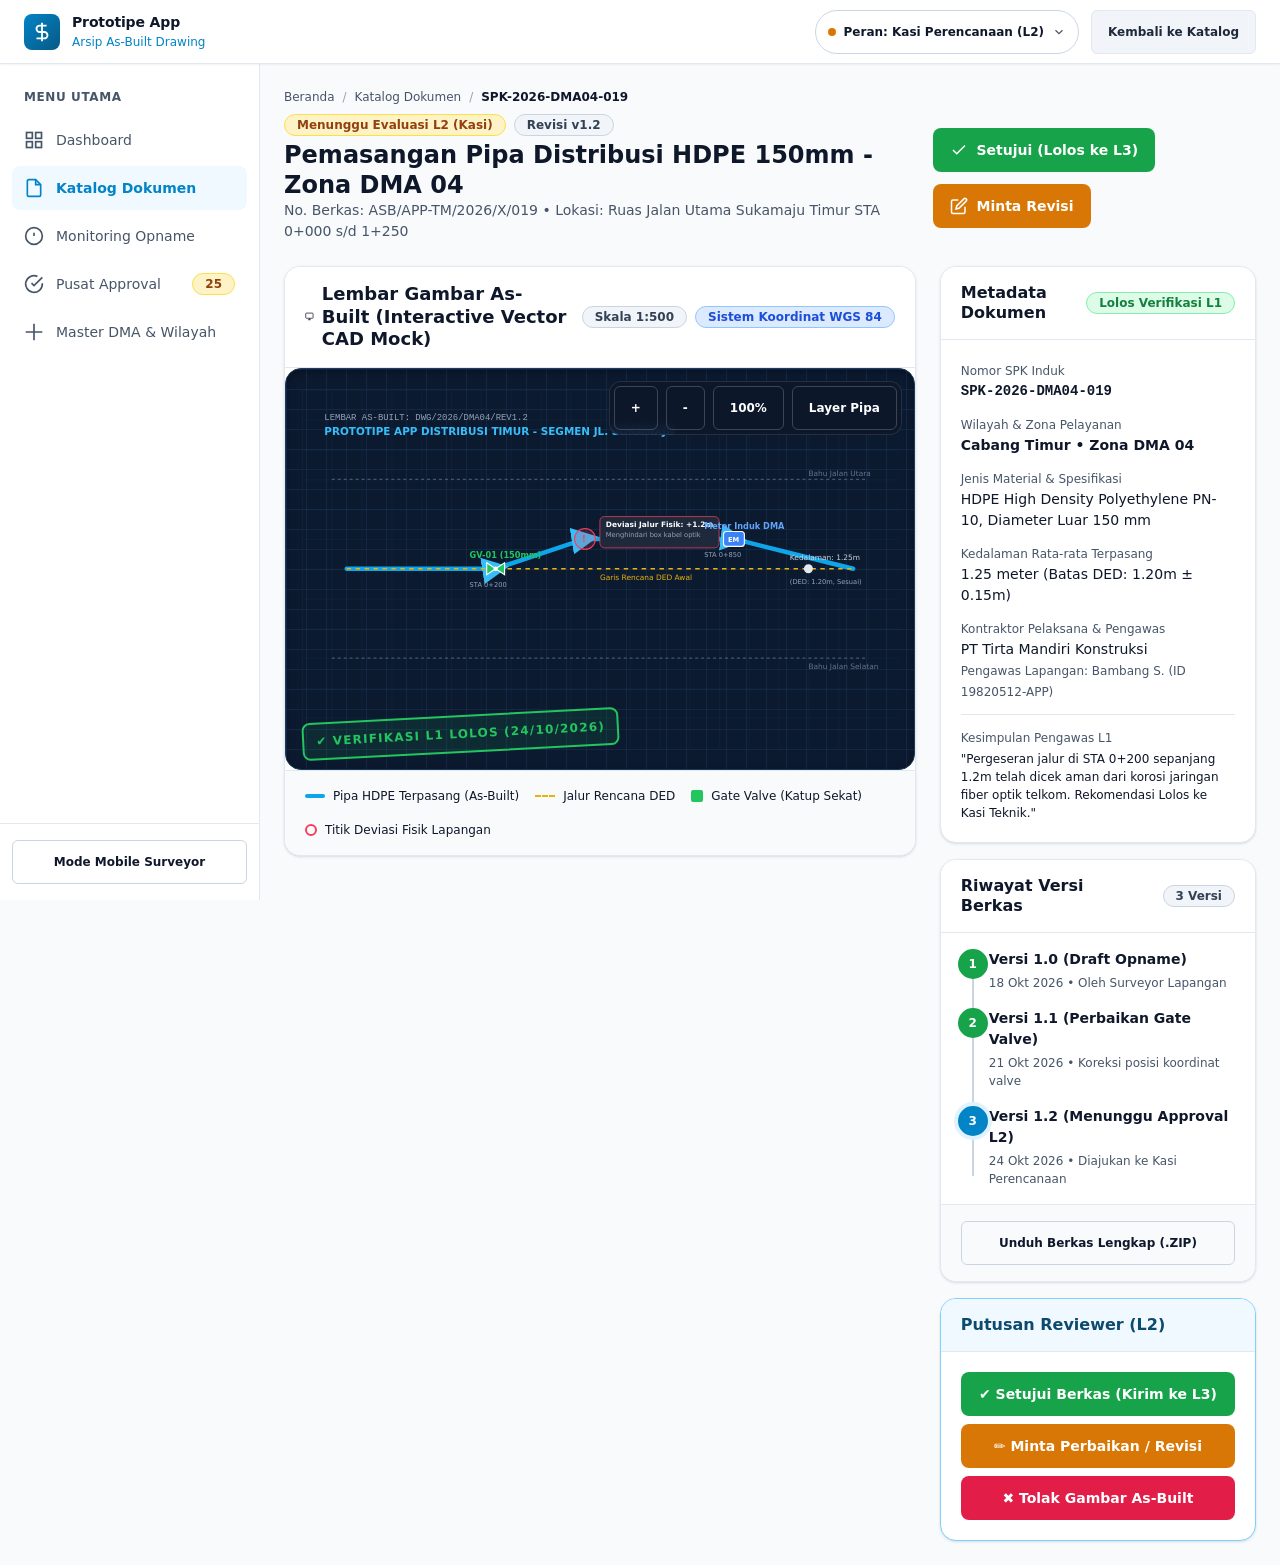
<file: dokumen-detail.html>
<!DOCTYPE html>
<html lang="id">
<head>
  <meta charset="UTF-8">
  <meta name="viewport" content="width=device-width, initial-scale=1.0">
  <title>Detail Dokumen & Viewer As-Built - SPK-2026-DMA04-019</title>
  <link rel="stylesheet" href="css/00-tokens.css">
  <link rel="stylesheet" href="css/01-reset.css">
  <link rel="stylesheet" href="css/02-components.css">
  <link rel="stylesheet" href="css/03-web-layout.css">
</head>
<body class="web-shell">

  <!-- TOPBAR -->
  <header class="web-topbar">
    <div style="display: flex; align-items: center; gap: var(--space-3);">
      <a href="#sidebar-drawer" class="web-topbar__menu-toggle" aria-label="Buka Menu Navigasi">
        <svg width="24" height="24" viewBox="0 0 24 24" fill="none" stroke="currentColor" stroke-width="2">
          <path d="M4 6h16M4 12h16M4 18h16"/>
        </svg>
      </a>
      <a href="dashboard.html" class="web-topbar__brand">
        <div class="web-topbar__logo">
          <svg width="22" height="22" viewBox="0 0 24 24" fill="none" stroke="currentColor" stroke-width="2">
            <path d="M12 2v20M17 5H9.5a3.5 3.5 0 0 0 0 7h5a3.5 3.5 0 0 1 0 7H6"/>
          </svg>
        </div>
        <div class="web-topbar__brand-text">
          <span class="web-topbar__brand-title">Prototipe App</span>
          <span class="web-topbar__brand-sub">Arsip As-Built Drawing</span>
        </div>
      </a>
    </div>

    <div class="web-topbar__actions">
      <!-- ROLE SWITCHER POPOVER COMPONENT -->
      <details class="role-switcher">
        <summary aria-haspopup="true">
          <span class="badge__dot" style="background-color: var(--amber-600); width: 8px; height: 8px;"></span>
          <span>Peran: Kasi Perencanaan (L2)</span>
          <svg class="role-switcher__chevron" viewBox="0 0 24 24" fill="none" stroke="currentColor" stroke-width="2">
            <polyline points="6 9 12 15 18 9"/>
          </svg>
        </summary>
        <div class="role-switcher__menu" role="menu">
          <div style="padding: var(--space-2) var(--space-3); border-bottom: 1px solid var(--color-border-subtle); font-size: 11px; font-weight: bold; color: var(--color-text-muted);">
            PILIH PERSONA AKSES (SIMULASI)
          </div>

          <a href="approval-inbox.html#content-l1" class="role-switcher__item" role="menuitem">
            <span class="badge__dot" style="background-color: var(--sky-500); width: 10px; height: 10px;"></span>
            <div style="display: flex; flex-direction: column;">
              <strong style="font-size: var(--font-xs); color: var(--color-text-main);">Pengawas Lapangan (L1)</strong>
              <span class="form-hint" style="font-size: 10px;">Verifikasi fisik & foto lapangan</span>
            </div>
          </a>

          <a href="approval-inbox.html#content-l2" class="role-switcher__item is-active" role="menuitem">
            <span class="badge__dot" style="background-color: var(--amber-600); width: 10px; height: 10px;"></span>
            <div style="display: flex; flex-direction: column;">
              <strong style="font-size: var(--font-xs); color: var(--amber-800);">Kasi Perencanaan (L2) &bull; Aktif</strong>
              <span class="form-hint" style="font-size: 10px;">Validasi teknis & deviasi DED</span>
            </div>
          </a>

          <a href="approval-inbox.html#content-l3" class="role-switcher__item" role="menuitem">
            <span class="badge__dot" style="background-color: var(--green-600); width: 10px; height: 10px;"></span>
            <div style="display: flex; flex-direction: column;">
              <strong style="font-size: var(--font-xs); color: var(--color-text-main);">Manajer Teknik (L3)</strong>
              <span class="form-hint" style="font-size: 10px;">Pengesahan formal SK & BAST</span>
            </div>
          </a>

          <a href="admin-master.html" class="role-switcher__item" role="menuitem">
            <span class="badge__dot" style="background-color: var(--slate-600); width: 10px; height: 10px;"></span>
            <div style="display: flex; flex-direction: column;">
              <strong style="font-size: var(--font-xs); color: var(--color-text-main);">Administrator GIS</strong>
              <span class="form-hint" style="font-size: 10px;">Master data DMA & log audit</span>
            </div>
          </a>

          <div style="border-top: 1px solid var(--color-border-subtle); margin-top: var(--space-1); padding-top: var(--space-1);">
            <a href="app/index.html" class="role-switcher__item" role="menuitem" style="color: var(--sky-700);">
              <span style="font-size: 14px;">📱</span>
              <div style="display: flex; flex-direction: column;">
                <strong style="font-size: var(--font-xs);">Mode Surveyor Lapangan</strong>
                <span class="form-hint" style="font-size: 10px;">Buka aplikasi mobile (PWA)</span>
              </div>
            </a>
          </div>
        </div>
      </details>
      <a href="dokumen-list.html" class="btn btn--secondary btn--sm web-topbar__btn-action">Kembali ke Katalog</a>
    </div>
  </header>

  <!-- SIDEBAR NAVIGASI -->
  <aside class="web-sidebar" id="sidebar-drawer">
    <div class="sidebar__section">
      <span class="sidebar__heading">Menu Utama</span>
      <a href="dashboard.html" class="sidebar__link">
        <div class="sidebar__link-content">
          <svg class="sidebar__link-icon" viewBox="0 0 24 24" fill="none" stroke="currentColor" stroke-width="2">
            <rect x="3" y="3" width="7" height="7"/>
            <rect x="14" y="3" width="7" height="7"/>
            <rect x="14" y="14" width="7" height="7"/>
            <rect x="3" y="14" width="7" height="7"/>
          </svg>
          <span>Dashboard</span>
        </div>
      </a>

      <a href="dokumen-list.html" class="sidebar__link is-active">
        <div class="sidebar__link-content">
          <svg class="sidebar__link-icon" viewBox="0 0 24 24" fill="none" stroke="currentColor" stroke-width="2">
            <path d="M14 2H6a2 2 0 0 0-2 2v16a2 2 0 0 0 2 2h12a2 2 0 0 0 2-2V8z"/>
            <polyline points="14 2 14 8 20 8"/>
          </svg>
          <span>Katalog Dokumen</span>
        </div>
      </a>

      <a href="opname-monitoring.html" class="sidebar__link">
        <div class="sidebar__link-content">
          <svg class="sidebar__link-icon" viewBox="0 0 24 24" fill="none" stroke="currentColor" stroke-width="2">
            <circle cx="12" cy="12" r="10"/>
            <line x1="12" y1="8" x2="12" y2="12"/>
            <line x1="12" y1="16" x2="12.01" y2="16"/>
          </svg>
          <span>Monitoring Opname</span>
        </div>
      </a>

      <a href="approval-inbox.html" class="sidebar__link">
        <div class="sidebar__link-content">
          <svg class="sidebar__link-icon" viewBox="0 0 24 24" fill="none" stroke="currentColor" stroke-width="2">
            <path d="M22 11.08V12a10 10 0 1 1-5.93-9.14"/>
            <polyline points="22 4 12 14.01 9 11.01"/>
          </svg>
          <span>Pusat Approval</span>
        </div>
        <span class="badge badge--warning">25</span>
      </a>

      <a href="admin-master.html" class="sidebar__link">
        <div class="sidebar__link-content">
          <svg class="sidebar__link-icon" viewBox="0 0 24 24" fill="none" stroke="currentColor" stroke-width="2">
            <path d="M12 2v20M2 12h20"/>
          </svg>
          <span>Master DMA & Wilayah</span>
        </div>
      </a>
    </div>

    <div class="sidebar__footer">
      <a href="app/index.html" class="btn btn--outline btn--full btn--sm">
        <span>Mode Mobile Surveyor</span>
      </a>
    </div>
  </aside>
  <a href="#" class="mobile-drawer-overlay" aria-hidden="true"></a>

  <!-- MAIN CONTENT -->
  <main class="web-main">
    <div class="web-container">
      
      <!-- BREADCRUMB & HEADER -->
      <div>
        <nav class="breadcrumb" aria-label="Breadcrumb">
          <a href="dashboard.html" class="breadcrumb__link">Beranda</a>
          <span class="breadcrumb__separator">/</span>
          <a href="dokumen-list.html" class="breadcrumb__link">Katalog Dokumen</a>
          <span class="breadcrumb__separator">/</span>
          <span class="breadcrumb__current">SPK-2026-DMA04-019</span>
        </nav>

        <div class="page-header" style="margin-top: var(--space-2);">
          <div>
            <div style="display: flex; align-items: center; gap: var(--space-2); margin-bottom: 4px;">
              <span class="badge badge--warning">Menunggu Evaluasi L2 (Kasi)</span>
              <span class="badge badge--neutral">Revisi v1.2</span>
            </div>
            <h1 class="page-header__title">Pemasangan Pipa Distribusi HDPE 150mm - Zona DMA 04</h1>
            <p class="page-header__desc">No. Berkas: ASB/APP-TM/2026/X/019 &bull; Lokasi: Ruas Jalan Utama Sukamaju Timur STA 0+000 s/d 1+250</p>
          </div>

          <div class="page-header__actions">
            <a href="#modal-approval-approve" class="btn btn--success">
              <svg width="18" height="18" viewBox="0 0 24 24" fill="none" stroke="currentColor" stroke-width="2">
                <polyline points="20 6 9 17 4 12"/>
              </svg>
              <span>Setujui (Lolos ke L3)</span>
            </a>
            <a href="#modal-approval-revision" class="btn btn--warning">
              <svg width="18" height="18" viewBox="0 0 24 24" fill="none" stroke="currentColor" stroke-width="2">
                <path d="M11 4H4a2 2 0 0 0-2 2v14a2 2 0 0 0 2 2h14a2 2 0 0 0 2-2v-7"/>
                <path d="M18.5 2.5a2.121 2.121 0 0 1 3 3L12 15l-4 1 1-4 9.5-9.5z"/>
              </svg>
              <span>Minta Revisi</span>
            </a>
          </div>
        </div>
      </div>

      <!-- SPLIT VIEW: 65% VIEWER & 35% METADATA -->
      <div class="grid-split-viewer">
        
        <!-- BAGIAN KIRI: AS-BUILT DRAWING VIEWER MOCK (65%) -->
        <section class="card">
          <div class="card__header">
            <h2 class="card__title">
              <svg width="20" height="20" viewBox="0 0 24 24" fill="none" stroke="currentColor" stroke-width="2">
                <rect x="2" y="3" width="20" height="14" rx="2" ry="2"/>
                <line x1="8" y1="21" x2="16" y2="21"/>
                <line x1="12" y1="17" x2="12" y2="21"/>
              </svg>
              <span>Lembar Gambar As-Built (Interactive Vector CAD Mock)</span>
            </h2>
            <div style="display: flex; gap: var(--space-2);">
              <span class="badge badge--neutral">Skala 1:500</span>
              <span class="badge badge--info">Sistem Koordinat WGS 84</span>
            </div>
          </div>

          <div class="card__body" style="padding: 0;">
            <div class="blueprint-box">
              <!-- Toolbar Kontrol Viewer -->
              <div class="blueprint-toolbar">
                <button type="button" class="btn btn--sm" title="Perbesar Lembar">+</button>
                <button type="button" class="btn btn--sm" title="Perkecil Lembar">-</button>
                <button type="button" class="btn btn--sm" title="Reset Tampilan">100%</button>
                <button type="button" class="btn btn--sm" title="Layer Katup & Meter">Layer Pipa</button>
              </div>

              <!-- Canvas Blueprint dengan Ilustrasi SVG Pipa Teknik -->
              <div class="blueprint-grid">
                <svg viewBox="0 0 800 480" width="100%" height="440" style="overflow: visible;">
                  <defs>
                    <!-- Marker Panah Arah Aliran Air -->
                    <marker id="flow-arrow" viewBox="0 0 10 10" refX="5" refY="5" markerWidth="6" markerHeight="6" orient="auto-start-reverse">
                      <path d="M 0 0 L 10 5 L 0 10 z" fill="#38bdf8" />
                    </marker>
                    <!-- Grid background sub-pattern -->
                    <pattern id="inner-grid" width="40" height="40" patternUnits="userSpaceOnUse">
                      <path d="M 40 0 L 0 0 0 40" fill="none" stroke="rgba(56, 189, 248, 0.08)" stroke-width="1"/>
                    </pattern>
                  </defs>

                  <rect width="800" height="480" fill="url(#inner-grid)"/>

                  <!-- Label Wilayah & Batas Jalan -->
                  <text x="30" y="40" fill="#94a3b8" font-size="12" font-family="monospace">LEMBAR AS-BUILT: DWG/2026/DMA04/REV1.2</text>
                  <text x="30" y="60" fill="#38bdf8" font-weight="bold" font-size="14">PROTOTIPE APP DISTRIBUSI TIMUR - SEGMEN JL. SUKAMAJU</text>

                  <!-- Garis Bahu Jalan (DED vs Real) -->
                  <line x1="40" y1="120" x2="760" y2="120" stroke="#475569" stroke-dasharray="4 4" stroke-width="1.5"/>
                  <text x="680" y="115" fill="#64748b" font-size="10">Bahu Jalan Utara</text>
                  <line x1="40" y1="360" x2="760" y2="360" stroke="#475569" stroke-dasharray="4 4" stroke-width="1.5"/>
                  <text x="680" y="375" fill="#64748b" font-size="10">Bahu Jalan Selatan</text>

                  <!-- JALUR PIPA HDPE 150mm AS-BUILT (TERPASANG FISIK) -->
                  <path d="M 60 240 L 260 240 L 380 200 L 580 200 L 740 240" fill="none" stroke="#0ea5e9" stroke-width="6" stroke-linecap="round" marker-mid="url(#flow-arrow)" />

                  <!-- GARIS DED ACUAN PERENCANAAN (KUNING PUTUS-PUTUS) -->
                  <path d="M 60 240 L 740 240" fill="none" stroke="#eab308" stroke-dasharray="6 6" stroke-width="2"/>
                  <text x="400" y="255" fill="#eab308" font-size="10">Garis Rencana DED Awal</text>

                  <!-- SIMBOL KOMPONEN: GATE VALVE 1 -->
                  <g transform="translate(260, 240)">
                    <polygon points="-12,-8 12,8 12,-8 -12,8" fill="#22c55e" stroke="#ffffff" stroke-width="1.5"/>
                    <circle cx="0" cy="0" r="3" fill="#ffffff"/>
                    <text x="-35" y="-14" fill="#22c55e" font-size="11" font-weight="bold">GV-01 (150mm)</text>
                    <text x="-35" y="24" fill="#94a3b8" font-size="9">STA 0+200</text>
                  </g>

                  <!-- ANOTASI DEVIASI DI LAPANGAN (PENGGESERAN KARENA UTILITAS LAIN) -->
                  <g transform="translate(380, 200)">
                    <circle cx="0" cy="0" r="14" fill="rgba(244, 63, 94, 0.2)" stroke="#f43f5e" stroke-width="1.5"/>
                    <text x="-4" y="4" fill="#f43f5e" font-size="11" font-weight="bold">!</text>
                    <rect x="20" y="-30" width="160" height="42" rx="6" fill="#1e293b" stroke="#f43f5e" stroke-width="1"/>
                    <text x="28" y="-16" fill="#ffffff" font-size="10" font-weight="bold">Deviasi Jalur Fisik: +1.2m</text>
                    <text x="28" y="-2" fill="#94a3b8" font-size="9">Menghindari box kabel optik</text>
                  </g>

                  <!-- SIMBOL KOMPONEN: METER INDUK DMA -->
                  <g transform="translate(580, 200)">
                    <rect x="-14" y="-10" width="28" height="20" rx="4" fill="#3b82f6" stroke="#ffffff" stroke-width="1.5"/>
                    <text x="-8" y="4" fill="#ffffff" font-size="9" font-weight="bold">EM</text>
                    <text x="-40" y="-14" fill="#60a5fa" font-size="11" font-weight="bold">Meter Induk DMA</text>
                    <text x="-40" y="24" fill="#94a3b8" font-size="9">STA 0+850</text>
                  </g>

                  <!-- STASIUN PENGUKURAN KEDALAMAN (ELEVASI) -->
                  <g transform="translate(680, 240)">
                    <circle cx="0" cy="0" r="6" fill="#e2e8f0"/>
                    <text x="-25" y="-12" fill="#cbd5e1" font-size="10">Kedalaman: 1.25m</text>
                    <text x="-25" y="20" fill="#94a3b8" font-size="9">(DED: 1.20m, Sesuai)</text>
                  </g>
                </svg>

                <!-- CAP STEMPEL STATUS VERIFIKASI PENGURUS -->
                <div class="blueprint-stamp">
                  ✔ VERIFIKASI L1 LOLOS (24/10/2026)
                </div>
              </div>
            </div>

            <!-- LEGENDA ELEMEN TEKNIK -->
            <div style="padding: var(--space-4) var(--space-5); background-color: var(--color-bg-card-subtle); border-top: 1px solid var(--color-border-subtle); display: flex; flex-wrap: wrap; gap: var(--space-4); font-size: var(--font-xs);">
              <div style="display: flex; align-items: center; gap: var(--space-2);">
                <div style="width: 20px; height: 4px; background-color: #0ea5e9; border-radius: 2px;"></div>
                <span>Pipa HDPE Terpasang (As-Built)</span>
              </div>
              <div style="display: flex; align-items: center; gap: var(--space-2);">
                <div style="width: 20px; height: 2px; border-top: 2px dashed #eab308;"></div>
                <span>Jalur Rencana DED</span>
              </div>
              <div style="display: flex; align-items: center; gap: var(--space-2);">
                <div style="width: 12px; height: 12px; background-color: #22c55e; border-radius: 2px;"></div>
                <span>Gate Valve (Katup Sekat)</span>
              </div>
              <div style="display: flex; align-items: center; gap: var(--space-2);">
                <div style="width: 12px; height: 12px; border: 2px solid #f43f5e; border-radius: 999px;"></div>
                <span>Titik Deviasi Fisik Lapangan</span>
              </div>
            </div>
          </div>
        </section>

        <!-- BAGIAN KANAN: METADATA, RIWAYAT VERSI & AKSI PUTUSAN (35%) -->
        <aside style="display: flex; flex-direction: column; gap: var(--space-4);">
          
          <!-- KARTU METADATA PROYEK -->
          <div class="card">
            <div class="card__header">
              <h2 class="card__title" style="font-size: var(--font-base);">Metadata Dokumen</h2>
              <span class="badge badge--success">Lolos Verifikasi L1</span>
            </div>
            <div class="card__body" style="display: flex; flex-direction: column; gap: var(--space-3); font-size: var(--font-sm);">
              <div>
                <span class="form-hint">Nomor SPK Induk</span>
                <p style="font-weight: bold; font-family: var(--font-mono);">SPK-2026-DMA04-019</p>
              </div>
              <div>
                <span class="form-hint">Wilayah & Zona Pelayanan</span>
                <p style="font-weight: bold;">Cabang Timur &bull; Zona DMA 04</p>
              </div>
              <div>
                <span class="form-hint">Jenis Material & Spesifikasi</span>
                <p>HDPE High Density Polyethylene PN-10, Diameter Luar 150 mm</p>
              </div>
              <div>
                <span class="form-hint">Kedalaman Rata-rata Terpasang</span>
                <p>1.25 meter (Batas DED: 1.20m &plusmn; 0.15m)</p>
              </div>
              <div>
                <span class="form-hint">Kontraktor Pelaksana & Pengawas</span>
                <p>PT Tirta Mandiri Konstruksi<br>
                <small class="form-hint">Pengawas Lapangan: Bambang S. (ID 19820512-APP)</small></p>
              </div>
              <div style="border-top: 1px solid var(--color-border-subtle); padding-top: var(--space-3);">
                <span class="form-hint">Kesimpulan Pengawas L1</span>
                <p style="font-size: var(--font-xs); color: var(--color-text-main); margin-top: 2px;">
                  "Pergeseran jalur di STA 0+200 sepanjang 1.2m telah dicek aman dari korosi jaringan fiber optik telkom. Rekomendasi Lolos ke Kasi Teknik."
                </p>
              </div>
            </div>
          </div>

          <!-- KARTU RIWAYAT VERSI & TIMELINE -->
          <div class="card">
            <div class="card__header">
              <h2 class="card__title" style="font-size: var(--font-base);">Riwayat Versi Berkas</h2>
              <span class="badge badge--neutral">3 Versi</span>
            </div>
            <div class="card__body" style="padding: var(--space-4);">
              <div class="stepper">
                <div class="stepper__step stepper__step--completed">
                  <div class="stepper__circle">1</div>
                  <div class="stepper__title">Versi 1.0 (Draft Opname)</div>
                  <div class="stepper__desc">18 Okt 2026 &bull; Oleh Surveyor Lapangan</div>
                </div>
                <div class="stepper__step stepper__step--completed">
                  <div class="stepper__circle">2</div>
                  <div class="stepper__title">Versi 1.1 (Perbaikan Gate Valve)</div>
                  <div class="stepper__desc">21 Okt 2026 &bull; Koreksi posisi koordinat valve</div>
                </div>
                <div class="stepper__step stepper__step--current">
                  <div class="stepper__circle">3</div>
                  <div class="stepper__title">Versi 1.2 (Menunggu Approval L2)</div>
                  <div class="stepper__desc">24 Okt 2026 &bull; Diajukan ke Kasi Perencanaan</div>
                </div>
              </div>
            </div>
            <div class="card__footer">
              <a href="#" class="btn btn--outline btn--sm btn--full">Unduh Berkas Lengkap (.ZIP)</a>
            </div>
          </div>

          <!-- KARTU BLOK AKSI CEPAT PUTUSAN -->
          <div class="card" style="border-color: var(--sky-300);">
            <div class="card__header" style="background-color: var(--sky-50);">
              <h2 class="card__title" style="font-size: var(--font-base); color: var(--sky-900);">Putusan Reviewer (L2)</h2>
            </div>
            <div class="card__body" style="display: flex; flex-direction: column; gap: var(--space-2);">
              <a href="#modal-approval-approve" class="btn btn--success btn--full">
                ✔ Setujui Berkas (Kirim ke L3)
              </a>
              <a href="#modal-approval-revision" class="btn btn--warning btn--full">
                ✏ Minta Perbaikan / Revisi
              </a>
              <a href="#modal-approval-reject" class="btn btn--danger btn--full">
                ✖ Tolak Gambar As-Built
              </a>
            </div>
          </div>

        </aside>

      </div>

    </div>
  </main>

  <!-- MODAL 1: KONFIRMASI SETUJU LEVEL 2 -->
  <div class="modal" id="modal-approval-approve" role="dialog" aria-modal="true" aria-labelledby="modal-approve-title">
    <a href="#" class="modal__backdrop" aria-label="Tutup Dialog"></a>
    <div class="modal__dialog">
      <div class="modal__header">
        <h2 class="modal__title" id="modal-approve-title" style="color: var(--color-success-text);">Konfirmasi Persetujuan Level 2</h2>
        <a href="#" class="modal__close" aria-label="Tutup">&times;</a>
      </div>
      <form action="approval-inbox.html" method="get">
        <div class="modal__body">
          <p>Anda akan mengesahkan kesesuaian teknis dan deviasi gambar as-built untuk <strong>SPK-2026-DMA04-019</strong>.</p>
          <div class="form-group" style="margin-top: var(--space-4);">
            <label for="catatan-approve" class="form-label">Catatan Rekomendasi untuk Direksi (L3) <span class="required">*</span></label>
            <textarea id="catatan-approve" class="form-control" required placeholder="Kalkulasi hidrolis dan pergeseran jalur telah dikonfirmasi aman. Berkas siap diterbitkan Berita Acara Serah Terima (BAST)."></textarea>
          </div>
          <div class="alert alert--info">
            Berkas selanjutnya akan masuk ke meja antrean Manajer Teknik / Direktur Teknik untuk pengesahan formal.
          </div>
        </div>
        <div class="modal__footer">
          <a href="#" class="btn btn--outline">Batal</a>
          <button type="submit" class="btn btn--success">Kirim Persetujuan ke L3</button>
        </div>
      </form>
    </div>
  </div>

  <!-- MODAL 2: MINTA REVISI -->
  <div class="modal" id="modal-approval-revision" role="dialog" aria-modal="true" aria-labelledby="modal-rev-title">
    <a href="#" class="modal__backdrop" aria-label="Tutup Dialog"></a>
    <div class="modal__dialog">
      <div class="modal__header">
        <h2 class="modal__title" id="modal-rev-title" style="color: var(--color-warning-text);">Instruksi Revisi Dokumen</h2>
        <a href="#" class="modal__close" aria-label="Tutup">&times;</a>
      </div>
      <form action="approval-inbox.html" method="get">
        <div class="modal__body">
          <p>Dokumen akan dikembalikan ke Tim Lapangan & Kontraktor untuk perbaikan sketsa dan pengukuran ulang.</p>
          <div class="form-group" style="margin-top: var(--space-4);">
            <label for="catatan-revisi" class="form-label">Poin Koreksi / Deviasi yang Belum Sesuai <span class="required">*</span></label>
            <textarea id="catatan-revisi" class="form-control" required placeholder="Sebutkan STA, parameter pipa, atau koordinat GPS yang membutuhkan pengecekan fisik kembali..."></textarea>
          </div>
        </div>
        <div class="modal__footer">
          <a href="#" class="btn btn--outline">Batal</a>
          <button type="submit" class="btn btn--warning">Kirim Instruksi Revisi</button>
        </div>
      </form>
    </div>
  </div>

  <!-- MODAL 3: TOLAK BERKAS -->
  <div class="modal" id="modal-approval-reject" role="dialog" aria-modal="true" aria-labelledby="modal-rej-title">
    <a href="#" class="modal__backdrop" aria-label="Tutup Dialog"></a>
    <div class="modal__dialog">
      <div class="modal__header">
        <h2 class="modal__title" id="modal-rej-title" style="color: var(--color-danger-text);">Penolakan Dokumen As-Built</h2>
        <a href="#" class="modal__close" aria-label="Tutup">&times;</a>
      </div>
      <form action="approval-inbox.html" method="get">
        <div class="modal__body">
          <div class="alert alert--danger">
            Tindakan ini akan membatalkan status verifikasi dan mewajibkan survei ulang dari awal.
          </div>
          <div class="form-group">
            <label for="alasan-tolak" class="form-label">Alasan Penolakan Fatal <span class="required">*</span></label>
            <textarea id="alasan-tolak" class="form-control" required placeholder="Tuliskan ketidaksesuaian fatal terhadap standar teknis Prototipe App..."></textarea>
          </div>
        </div>
        <div class="modal__footer">
          <a href="#" class="btn btn--outline">Batal</a>
          <button type="submit" class="btn btn--danger">Tolak Berkas</button>
        </div>
      </form>
    </div>
  </div>

</body>
</html>
</file>
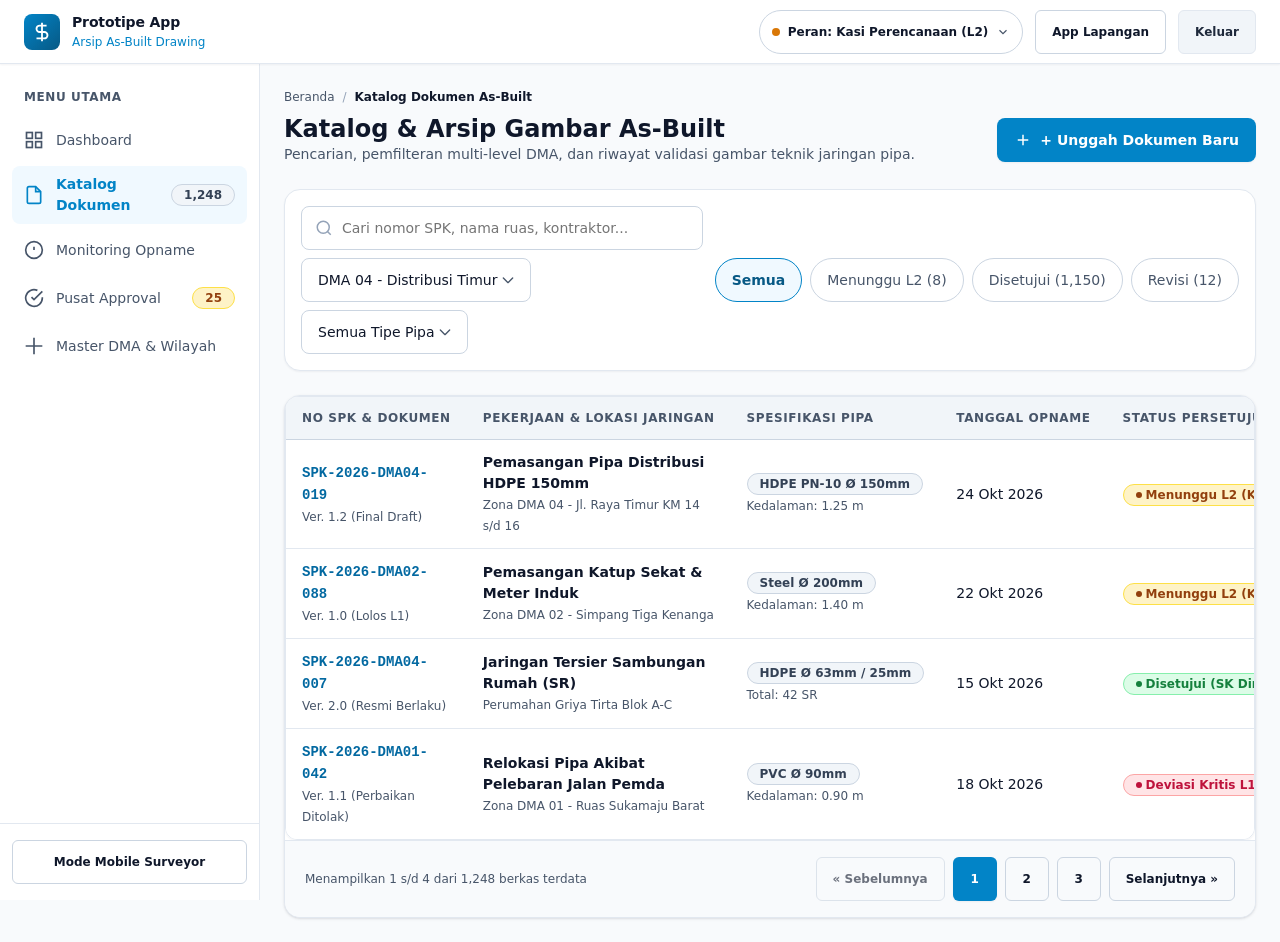
<file: dokumen-list.html>
<!DOCTYPE html>
<html lang="id">
<head>
  <meta charset="UTF-8">
  <meta name="viewport" content="width=device-width, initial-scale=1.0">
  <title>Katalog Dokumen As-Built Drawing - Prototipe App</title>
  <link rel="stylesheet" href="css/00-tokens.css">
  <link rel="stylesheet" href="css/01-reset.css">
  <link rel="stylesheet" href="css/02-components.css">
  <link rel="stylesheet" href="css/03-web-layout.css">
</head>
<body class="web-shell">

  <!-- TOPBAR -->
  <header class="web-topbar">
    <div style="display: flex; align-items: center; gap: var(--space-3);">
      <a href="#sidebar-drawer" class="web-topbar__menu-toggle" aria-label="Buka Menu Navigasi">
        <svg width="24" height="24" viewBox="0 0 24 24" fill="none" stroke="currentColor" stroke-width="2">
          <path d="M4 6h16M4 12h16M4 18h16"/>
        </svg>
      </a>
      <a href="dashboard.html" class="web-topbar__brand">
        <div class="web-topbar__logo">
          <svg width="22" height="22" viewBox="0 0 24 24" fill="none" stroke="currentColor" stroke-width="2">
            <path d="M12 2v20M17 5H9.5a3.5 3.5 0 0 0 0 7h5a3.5 3.5 0 0 1 0 7H6"/>
          </svg>
        </div>
        <div class="web-topbar__brand-text">
          <span class="web-topbar__brand-title">Prototipe App</span>
          <span class="web-topbar__brand-sub">Arsip As-Built Drawing</span>
        </div>
      </a>
    </div>

    <div class="web-topbar__actions">
      <!-- ROLE SWITCHER POPOVER COMPONENT -->
      <details class="role-switcher">
        <summary aria-haspopup="true">
          <span class="badge__dot" style="background-color: var(--amber-600); width: 8px; height: 8px;"></span>
          <span>Peran: Kasi Perencanaan (L2)</span>
          <svg class="role-switcher__chevron" viewBox="0 0 24 24" fill="none" stroke="currentColor" stroke-width="2">
            <polyline points="6 9 12 15 18 9"/>
          </svg>
        </summary>
        <div class="role-switcher__menu" role="menu">
          <div style="padding: var(--space-2) var(--space-3); border-bottom: 1px solid var(--color-border-subtle); font-size: 11px; font-weight: bold; color: var(--color-text-muted);">
            PILIH PERSONA AKSES (SIMULASI)
          </div>

          <a href="approval-inbox.html#content-l1" class="role-switcher__item" role="menuitem">
            <span class="badge__dot" style="background-color: var(--sky-500); width: 10px; height: 10px;"></span>
            <div style="display: flex; flex-direction: column;">
              <strong style="font-size: var(--font-xs); color: var(--color-text-main);">Pengawas Lapangan (L1)</strong>
              <span class="form-hint" style="font-size: 10px;">Verifikasi fisik & foto lapangan</span>
            </div>
          </a>

          <a href="approval-inbox.html#content-l2" class="role-switcher__item is-active" role="menuitem">
            <span class="badge__dot" style="background-color: var(--amber-600); width: 10px; height: 10px;"></span>
            <div style="display: flex; flex-direction: column;">
              <strong style="font-size: var(--font-xs); color: var(--amber-800);">Kasi Perencanaan (L2) &bull; Aktif</strong>
              <span class="form-hint" style="font-size: 10px;">Validasi teknis & deviasi DED</span>
            </div>
          </a>

          <a href="approval-inbox.html#content-l3" class="role-switcher__item" role="menuitem">
            <span class="badge__dot" style="background-color: var(--green-600); width: 10px; height: 10px;"></span>
            <div style="display: flex; flex-direction: column;">
              <strong style="font-size: var(--font-xs); color: var(--color-text-main);">Manajer Teknik (L3)</strong>
              <span class="form-hint" style="font-size: 10px;">Pengesahan formal SK & BAST</span>
            </div>
          </a>

          <a href="admin-master.html" class="role-switcher__item" role="menuitem">
            <span class="badge__dot" style="background-color: var(--slate-600); width: 10px; height: 10px;"></span>
            <div style="display: flex; flex-direction: column;">
              <strong style="font-size: var(--font-xs); color: var(--color-text-main);">Administrator GIS</strong>
              <span class="form-hint" style="font-size: 10px;">Master data DMA & log audit</span>
            </div>
          </a>

          <div style="border-top: 1px solid var(--color-border-subtle); margin-top: var(--space-1); padding-top: var(--space-1);">
            <a href="app/index.html" class="role-switcher__item" role="menuitem" style="color: var(--sky-700);">
              <span style="font-size: 14px;">📱</span>
              <div style="display: flex; flex-direction: column;">
                <strong style="font-size: var(--font-xs);">Mode Surveyor Lapangan</strong>
                <span class="form-hint" style="font-size: 10px;">Buka aplikasi mobile (PWA)</span>
              </div>
            </a>
          </div>
        </div>
      </details>
      <a href="app/index.html" class="btn btn--outline btn--sm web-topbar__btn-action">App Lapangan</a>
      <a href="index.html" class="btn btn--secondary btn--sm web-topbar__btn-action">Keluar</a>
    </div>
  </header>

  <!-- SIDEBAR NAVIGASI -->
  <aside class="web-sidebar" id="sidebar-drawer">
    <div class="sidebar__section">
      <span class="sidebar__heading">Menu Utama</span>
      <a href="dashboard.html" class="sidebar__link">
        <div class="sidebar__link-content">
          <svg class="sidebar__link-icon" viewBox="0 0 24 24" fill="none" stroke="currentColor" stroke-width="2">
            <rect x="3" y="3" width="7" height="7"/>
            <rect x="14" y="3" width="7" height="7"/>
            <rect x="14" y="14" width="7" height="7"/>
            <rect x="3" y="14" width="7" height="7"/>
          </svg>
          <span>Dashboard</span>
        </div>
      </a>

      <a href="dokumen-list.html" class="sidebar__link is-active">
        <div class="sidebar__link-content">
          <svg class="sidebar__link-icon" viewBox="0 0 24 24" fill="none" stroke="currentColor" stroke-width="2">
            <path d="M14 2H6a2 2 0 0 0-2 2v16a2 2 0 0 0 2 2h12a2 2 0 0 0 2-2V8z"/>
            <polyline points="14 2 14 8 20 8"/>
          </svg>
          <span>Katalog Dokumen</span>
        </div>
        <span class="badge badge--neutral">1,248</span>
      </a>

      <a href="opname-monitoring.html" class="sidebar__link">
        <div class="sidebar__link-content">
          <svg class="sidebar__link-icon" viewBox="0 0 24 24" fill="none" stroke="currentColor" stroke-width="2">
            <circle cx="12" cy="12" r="10"/>
            <line x1="12" y1="8" x2="12" y2="12"/>
            <line x1="12" y1="16" x2="12.01" y2="16"/>
          </svg>
          <span>Monitoring Opname</span>
        </div>
      </a>

      <a href="approval-inbox.html" class="sidebar__link">
        <div class="sidebar__link-content">
          <svg class="sidebar__link-icon" viewBox="0 0 24 24" fill="none" stroke="currentColor" stroke-width="2">
            <path d="M22 11.08V12a10 10 0 1 1-5.93-9.14"/>
            <polyline points="22 4 12 14.01 9 11.01"/>
          </svg>
          <span>Pusat Approval</span>
        </div>
        <span class="badge badge--warning">25</span>
      </a>

      <a href="admin-master.html" class="sidebar__link">
        <div class="sidebar__link-content">
          <svg class="sidebar__link-icon" viewBox="0 0 24 24" fill="none" stroke="currentColor" stroke-width="2">
            <path d="M12 2v20M2 12h20"/>
          </svg>
          <span>Master DMA & Wilayah</span>
        </div>
      </a>
    </div>

    <div class="sidebar__footer">
      <a href="app/index.html" class="btn btn--outline btn--full btn--sm">
        <span>Mode Mobile Surveyor</span>
      </a>
    </div>
  </aside>
  <a href="#" class="mobile-drawer-overlay" aria-hidden="true"></a>

  <!-- MAIN CONTENT -->
  <main class="web-main">
    <div class="web-container">
      
      <!-- BREADCRUMB & HEADER -->
      <div>
        <nav class="breadcrumb" aria-label="Breadcrumb">
          <a href="dashboard.html" class="breadcrumb__link">Beranda</a>
          <span class="breadcrumb__separator">/</span>
          <span class="breadcrumb__current">Katalog Dokumen As-Built</span>
        </nav>
        <div class="page-header" style="margin-top: var(--space-2);">
          <div>
            <h1 class="page-header__title">Katalog & Arsip Gambar As-Built</h1>
            <p class="page-header__desc">Pencarian, pemfilteran multi-level DMA, dan riwayat validasi gambar teknik jaringan pipa.</p>
          </div>
          <div class="page-header__actions">
            <a href="#modal-upload" class="btn btn--primary">
              <svg width="18" height="18" viewBox="0 0 24 24" fill="none" stroke="currentColor" stroke-width="2">
                <line x1="12" y1="5" x2="12" y2="19"/>
                <line x1="5" y1="12" x2="19" y2="12"/>
              </svg>
              <span>+ Unggah Dokumen Baru</span>
            </a>
          </div>
        </div>
      </div>

      <!-- FILTER TOOLBAR -->
      <section class="filter-bar">
        <div class="filter-bar__group" style="flex: 1;">
          <div class="filter-search-box">
            <svg class="filter-search-icon" width="18" height="18" viewBox="0 0 24 24" fill="none" stroke="currentColor" stroke-width="2">
              <circle cx="11" cy="11" r="8"/>
              <line x1="21" y1="21" x2="16.65" y2="16.65"/>
            </svg>
            <input type="search" class="form-control" placeholder="Cari nomor SPK, nama ruas, kontraktor...">
          </div>

          <select class="form-select" style="width: auto; min-width: 170px;">
            <option value="">Semua Zona DMA</option>
            <option value="dma01">DMA 01 - Sukamaju Utr</option>
            <option value="dma02">DMA 02 - Sukamaju Sel</option>
            <option value="dma04" selected>DMA 04 - Distribusi Timur</option>
          </select>

          <select class="form-select" style="width: auto; min-width: 160px;">
            <option value="">Semua Tipe Pipa</option>
            <option value="hdpe">HDPE PN-10/16</option>
            <option value="pvc">PVC Standard</option>
            <option value="steel">Steel Pipa Induk</option>
          </select>
        </div>

        <div class="chip-group">
          <a href="#" class="chip chip--active">Semua</a>
          <a href="#" class="chip">Menunggu L2 (8)</a>
          <a href="#" class="chip">Disetujui (1,150)</a>
          <a href="#" class="chip">Revisi (12)</a>
        </div>
      </section>

      <!-- DATA TABLE AS-BUILT -->
      <section class="card">
        <div class="table-container">
          <table class="data-table">
            <thead>
              <tr>
                <th>No SPK & Dokumen</th>
                <th>Pekerjaan & Lokasi Jaringan</th>
                <th>Spesifikasi Pipa</th>
                <th>Tanggal Opname</th>
                <th>Status Persetujuan</th>
                <th>Format File</th>
                <th>Aksi</th>
              </tr>
            </thead>
            <tbody>
              <tr>
                <td>
                  <span style="font-family: var(--font-mono); font-weight: bold; color: var(--sky-700);">
                    SPK-2026-DMA04-019
                  </span><br>
                  <span class="form-hint">Ver. 1.2 (Final Draft)</span>
                </td>
                <td>
                  <strong>Pemasangan Pipa Distribusi HDPE 150mm</strong><br>
                  <span class="form-hint">Zona DMA 04 - Jl. Raya Timur KM 14 s/d 16</span>
                </td>
                <td>
                  <span class="badge badge--neutral">HDPE PN-10 Ø 150mm</span><br>
                  <span class="form-hint">Kedalaman: 1.25 m</span>
                </td>
                <td>24 Okt 2026</td>
                <td>
                  <span class="badge badge--warning">
                    <span class="badge__dot"></span> Menunggu L2 (Kasi)
                  </span>
                </td>
                <td>
                  <span class="badge badge--info">DWG + PDF</span>
                </td>
                <td>
                  <div style="display: flex; gap: var(--space-2);">
                    <a href="dokumen-detail.html" class="btn btn--primary btn--sm">Buka Viewer</a>
                    <a href="#modal-upload" class="btn btn--outline btn--sm">Revisi</a>
                  </div>
                </td>
              </tr>

              <tr>
                <td>
                  <span style="font-family: var(--font-mono); font-weight: bold; color: var(--sky-700);">
                    SPK-2026-DMA02-088
                  </span><br>
                  <span class="form-hint">Ver. 1.0 (Lolos L1)</span>
                </td>
                <td>
                  <strong>Pemasangan Katup Sekat & Meter Induk</strong><br>
                  <span class="form-hint">Zona DMA 02 - Simpang Tiga Kenanga</span>
                </td>
                <td>
                  <span class="badge badge--neutral">Steel Ø 200mm</span><br>
                  <span class="form-hint">Kedalaman: 1.40 m</span>
                </td>
                <td>22 Okt 2026</td>
                <td>
                  <span class="badge badge--warning">
                    <span class="badge__dot"></span> Menunggu L2 (Kasi)
                  </span>
                </td>
                <td>
                  <span class="badge badge--info">CAD + SVG</span>
                </td>
                <td>
                  <div style="display: flex; gap: var(--space-2);">
                    <a href="dokumen-detail.html" class="btn btn--primary btn--sm">Buka Viewer</a>
                  </div>
                </td>
              </tr>

              <tr>
                <td>
                  <span style="font-family: var(--font-mono); font-weight: bold; color: var(--sky-700);">
                    SPK-2026-DMA04-007
                  </span><br>
                  <span class="form-hint">Ver. 2.0 (Resmi Berlaku)</span>
                </td>
                <td>
                  <strong>Jaringan Tersier Sambungan Rumah (SR)</strong><br>
                  <span class="form-hint">Perumahan Griya Tirta Blok A-C</span>
                </td>
                <td>
                  <span class="badge badge--neutral">HDPE Ø 63mm / 25mm</span><br>
                  <span class="form-hint">Total: 42 SR</span>
                </td>
                <td>15 Okt 2026</td>
                <td>
                  <span class="badge badge--success">
                    <span class="badge__dot"></span> Disetujui (SK Direksi)
                  </span>
                </td>
                <td>
                  <span class="badge badge--info">PDF TTD Digital</span>
                </td>
                <td>
                  <a href="dokumen-detail.html" class="btn btn--outline btn--sm">Arsip Resmi</a>
                </td>
              </tr>

              <tr>
                <td>
                  <span style="font-family: var(--font-mono); font-weight: bold; color: var(--sky-700);">
                    SPK-2026-DMA01-042
                  </span><br>
                  <span class="form-hint">Ver. 1.1 (Perbaikan Ditolak)</span>
                </td>
                <td>
                  <strong>Relokasi Pipa Akibat Pelebaran Jalan Pemda</strong><br>
                  <span class="form-hint">Zona DMA 01 - Ruas Sukamaju Barat</span>
                </td>
                <td>
                  <span class="badge badge--neutral">PVC Ø 90mm</span><br>
                  <span class="form-hint">Kedalaman: 0.90 m</span>
                </td>
                <td>18 Okt 2026</td>
                <td>
                  <span class="badge badge--danger">
                    <span class="badge__dot"></span> Deviasi Kritis L1
                  </span>
                </td>
                <td>
                  <span class="badge badge--info">DWG</span>
                </td>
                <td>
                  <a href="opname-monitoring.html" class="btn btn--outline btn--sm">Cek Deviasi</a>
                </td>
              </tr>
            </tbody>
          </table>
        </div>

        <!-- PAGINATION BAR -->
        <div class="card__footer" style="justify-content: space-between;">
          <span class="form-hint">Menampilkan 1 s/d 4 dari 1,248 berkas terdata</span>
          <div style="display: flex; gap: var(--space-2);">
            <button type="button" class="btn btn--outline btn--sm" style="min-width: 44px;" disabled>« Sebelumnya</button>
            <button type="button" class="btn btn--primary btn--sm" style="min-width: 44px;">1</button>
            <button type="button" class="btn btn--outline btn--sm" style="min-width: 44px;">2</button>
            <button type="button" class="btn btn--outline btn--sm" style="min-width: 44px;">3</button>
            <button type="button" class="btn btn--outline btn--sm" style="min-width: 44px;">Selanjutnya »</button>
          </div>
        </div>
      </section>

    </div>
  </main>

  <!-- MODAL :target UNGGAH DOKUMEN AS-BUILT -->
  <div class="modal" id="modal-upload" role="dialog" aria-modal="true" aria-labelledby="modal-upload-title">
    <a href="#" class="modal__backdrop" aria-label="Tutup Dialog"></a>
    <div class="modal__dialog modal__dialog--lg">
      <div class="modal__header">
        <h2 class="modal__title" id="modal-upload-title">Unggah Berkas Gambar As-Built Baru</h2>
        <a href="#" class="modal__close" aria-label="Tutup">&times;</a>
      </div>
      <form action="dokumen-list.html" method="get">
        <div class="modal__body">
          <div class="grid-2col" style="gap: var(--space-4);">
            <div class="form-group">
              <label for="no-spk" class="form-label">Nomor SPK Kontrak <span class="required">*</span></label>
              <input type="text" id="no-spk" class="form-control" placeholder="Misal: SPK-2026-DMA04-025" required>
            </div>
            <div class="form-group">
              <label for="zona-dma" class="form-label">Zona Wilayah / DMA <span class="required">*</span></label>
              <select id="zona-dma" class="form-select" required>
                <option value="">Pilih Zona DMA</option>
                <option value="01">DMA 01 - Sukamaju Utara</option>
                <option value="02">DMA 02 - Sukamaju Selatan</option>
                <option value="04">DMA 04 - Distribusi Timur</option>
              </select>
            </div>
          </div>

          <div class="form-group">
            <label for="nama-pekerjaan" class="form-label">Nama Pekerjaan Jaringan <span class="required">*</span></label>
            <input type="text" id="nama-pekerjaan" class="form-control" placeholder="Misal: Penggantian Pipa Distribusi Utama Segmen Timur" required>
          </div>

          <div class="grid-2col" style="gap: var(--space-4);">
            <div class="form-group">
              <label for="jenis-pipa" class="form-label">Material & Diameter Pipa</label>
              <input type="text" id="jenis-pipa" class="form-control" placeholder="Contoh: HDPE PN-10 Diameter 150mm">
            </div>
            <div class="form-group">
              <label for="kontraktor" class="form-label">Nama Kontraktor Pelaksana</label>
              <input type="text" id="kontraktor" class="form-control" placeholder="PT / CV Rekanan Proyek">
            </div>
          </div>

          <div class="form-group">
            <label class="form-label">Berkas Gambar Kerja CAD / As-Built PDF <span class="required">*</span></label>
            <div class="upload-dropzone">
              <svg width="40" height="40" viewBox="0 0 24 24" fill="none" stroke="currentColor" stroke-width="1.5" style="color: var(--color-primary-base);">
                <path d="M21 15v4a2 2 0 0 1-2 2H5a2 2 0 0 1-2-2v-4"/>
                <polyline points="17 8 12 3 7 8"/>
                <line x1="12" y1="3" x2="12" y2="15"/>
              </svg>
              <div>
                <strong>Klik untuk memilih berkas CAD / PDF</strong> atau seret ke area ini
              </div>
              <span class="form-hint">Mendukung format: DWG, DXF, GeoJSON, Shapefile, PDF (Maks. 50 MB)</span>
            </div>
          </div>

          <div class="form-group">
            <label for="catatan-asbuilt" class="form-label">Catatan Teknis Deviasi Awal</label>
            <textarea id="catatan-asbuilt" class="form-control" placeholder="Tuliskan catatan perubahan jalur bila berbeda dari DED perencanaan..."></textarea>
          </div>
        </div>

        <div class="modal__footer">
          <a href="#" class="btn btn--outline">Batal</a>
          <button type="submit" class="btn btn--primary">
            <span>Simpan & Kirim ke Pengawas (L1)</span>
          </button>
        </div>
      </form>
    </div>
  </div>

</body>
</html>
</file>
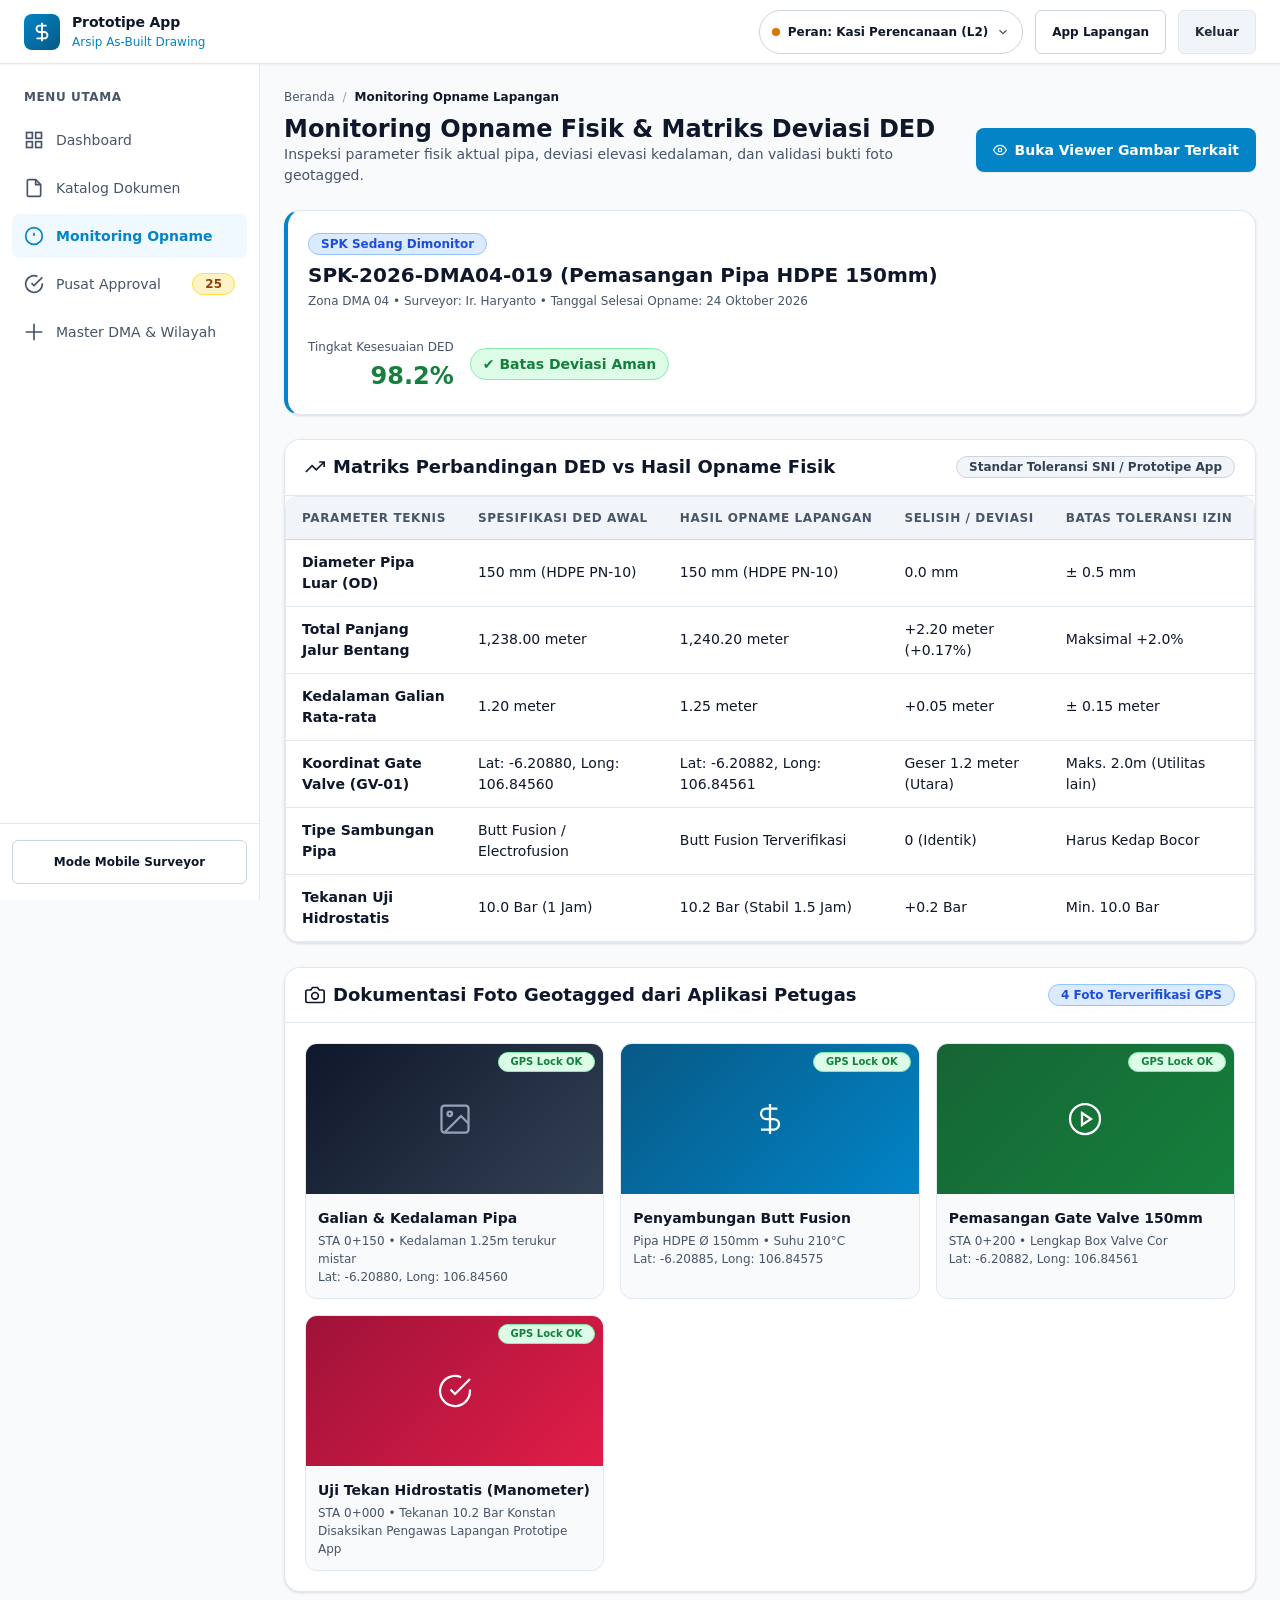
<file: opname-monitoring.html>
<!DOCTYPE html>
<html lang="id">
<head>
  <meta charset="UTF-8">
  <meta name="viewport" content="width=device-width, initial-scale=1.0">
  <title>Monitoring Opname Lapangan - As-Built Drawing Prototipe App</title>
  <link rel="stylesheet" href="css/00-tokens.css">
  <link rel="stylesheet" href="css/01-reset.css">
  <link rel="stylesheet" href="css/02-components.css">
  <link rel="stylesheet" href="css/03-web-layout.css">
</head>
<body class="web-shell">

  <!-- TOPBAR -->
  <header class="web-topbar">
    <div style="display: flex; align-items: center; gap: var(--space-3);">
      <a href="#sidebar-drawer" class="web-topbar__menu-toggle" aria-label="Buka Menu Navigasi">
        <svg width="24" height="24" viewBox="0 0 24 24" fill="none" stroke="currentColor" stroke-width="2">
          <path d="M4 6h16M4 12h16M4 18h16"/>
        </svg>
      </a>
      <a href="dashboard.html" class="web-topbar__brand">
        <div class="web-topbar__logo">
          <svg width="22" height="22" viewBox="0 0 24 24" fill="none" stroke="currentColor" stroke-width="2">
            <path d="M12 2v20M17 5H9.5a3.5 3.5 0 0 0 0 7h5a3.5 3.5 0 0 1 0 7H6"/>
          </svg>
        </div>
        <div class="web-topbar__brand-text">
          <span class="web-topbar__brand-title">Prototipe App</span>
          <span class="web-topbar__brand-sub">Arsip As-Built Drawing</span>
        </div>
      </a>
    </div>

    <div class="web-topbar__actions">
      <!-- ROLE SWITCHER POPOVER COMPONENT -->
      <details class="role-switcher">
        <summary aria-haspopup="true">
          <span class="badge__dot" style="background-color: var(--amber-600); width: 8px; height: 8px;"></span>
          <span>Peran: Kasi Perencanaan (L2)</span>
          <svg class="role-switcher__chevron" viewBox="0 0 24 24" fill="none" stroke="currentColor" stroke-width="2">
            <polyline points="6 9 12 15 18 9"/>
          </svg>
        </summary>
        <div class="role-switcher__menu" role="menu">
          <div style="padding: var(--space-2) var(--space-3); border-bottom: 1px solid var(--color-border-subtle); font-size: 11px; font-weight: bold; color: var(--color-text-muted);">
            PILIH PERSONA AKSES (SIMULASI)
          </div>

          <a href="approval-inbox.html#content-l1" class="role-switcher__item" role="menuitem">
            <span class="badge__dot" style="background-color: var(--sky-500); width: 10px; height: 10px;"></span>
            <div style="display: flex; flex-direction: column;">
              <strong style="font-size: var(--font-xs); color: var(--color-text-main);">Pengawas Lapangan (L1)</strong>
              <span class="form-hint" style="font-size: 10px;">Verifikasi fisik & foto lapangan</span>
            </div>
          </a>

          <a href="approval-inbox.html#content-l2" class="role-switcher__item is-active" role="menuitem">
            <span class="badge__dot" style="background-color: var(--amber-600); width: 10px; height: 10px;"></span>
            <div style="display: flex; flex-direction: column;">
              <strong style="font-size: var(--font-xs); color: var(--amber-800);">Kasi Perencanaan (L2) &bull; Aktif</strong>
              <span class="form-hint" style="font-size: 10px;">Validasi teknis & deviasi DED</span>
            </div>
          </a>

          <a href="approval-inbox.html#content-l3" class="role-switcher__item" role="menuitem">
            <span class="badge__dot" style="background-color: var(--green-600); width: 10px; height: 10px;"></span>
            <div style="display: flex; flex-direction: column;">
              <strong style="font-size: var(--font-xs); color: var(--color-text-main);">Manajer Teknik (L3)</strong>
              <span class="form-hint" style="font-size: 10px;">Pengesahan formal SK & BAST</span>
            </div>
          </a>

          <a href="admin-master.html" class="role-switcher__item" role="menuitem">
            <span class="badge__dot" style="background-color: var(--slate-600); width: 10px; height: 10px;"></span>
            <div style="display: flex; flex-direction: column;">
              <strong style="font-size: var(--font-xs); color: var(--color-text-main);">Administrator GIS</strong>
              <span class="form-hint" style="font-size: 10px;">Master data DMA & log audit</span>
            </div>
          </a>

          <div style="border-top: 1px solid var(--color-border-subtle); margin-top: var(--space-1); padding-top: var(--space-1);">
            <a href="app/index.html" class="role-switcher__item" role="menuitem" style="color: var(--sky-700);">
              <span style="font-size: 14px;">📱</span>
              <div style="display: flex; flex-direction: column;">
                <strong style="font-size: var(--font-xs);">Mode Surveyor Lapangan</strong>
                <span class="form-hint" style="font-size: 10px;">Buka aplikasi mobile (PWA)</span>
              </div>
            </a>
          </div>
        </div>
      </details>
      <a href="app/index.html" class="btn btn--outline btn--sm web-topbar__btn-action">App Lapangan</a>
      <a href="index.html" class="btn btn--secondary btn--sm web-topbar__btn-action">Keluar</a>
    </div>
  </header>

  <!-- SIDEBAR NAVIGASI -->
  <aside class="web-sidebar" id="sidebar-drawer">
    <div class="sidebar__section">
      <span class="sidebar__heading">Menu Utama</span>
      <a href="dashboard.html" class="sidebar__link">
        <div class="sidebar__link-content">
          <svg class="sidebar__link-icon" viewBox="0 0 24 24" fill="none" stroke="currentColor" stroke-width="2">
            <rect x="3" y="3" width="7" height="7"/>
            <rect x="14" y="3" width="7" height="7"/>
            <rect x="14" y="14" width="7" height="7"/>
            <rect x="3" y="14" width="7" height="7"/>
          </svg>
          <span>Dashboard</span>
        </div>
      </a>

      <a href="dokumen-list.html" class="sidebar__link">
        <div class="sidebar__link-content">
          <svg class="sidebar__link-icon" viewBox="0 0 24 24" fill="none" stroke="currentColor" stroke-width="2">
            <path d="M14 2H6a2 2 0 0 0-2 2v16a2 2 0 0 0 2 2h12a2 2 0 0 0 2-2V8z"/>
            <polyline points="14 2 14 8 20 8"/>
          </svg>
          <span>Katalog Dokumen</span>
        </div>
      </a>

      <a href="opname-monitoring.html" class="sidebar__link is-active">
        <div class="sidebar__link-content">
          <svg class="sidebar__link-icon" viewBox="0 0 24 24" fill="none" stroke="currentColor" stroke-width="2">
            <circle cx="12" cy="12" r="10"/>
            <line x1="12" y1="8" x2="12" y2="12"/>
            <line x1="12" y1="16" x2="12.01" y2="16"/>
          </svg>
          <span>Monitoring Opname</span>
        </div>
      </a>

      <a href="approval-inbox.html" class="sidebar__link">
        <div class="sidebar__link-content">
          <svg class="sidebar__link-icon" viewBox="0 0 24 24" fill="none" stroke="currentColor" stroke-width="2">
            <path d="M22 11.08V12a10 10 0 1 1-5.93-9.14"/>
            <polyline points="22 4 12 14.01 9 11.01"/>
          </svg>
          <span>Pusat Approval</span>
        </div>
        <span class="badge badge--warning">25</span>
      </a>

      <a href="admin-master.html" class="sidebar__link">
        <div class="sidebar__link-content">
          <svg class="sidebar__link-icon" viewBox="0 0 24 24" fill="none" stroke="currentColor" stroke-width="2">
            <path d="M12 2v20M2 12h20"/>
          </svg>
          <span>Master DMA & Wilayah</span>
        </div>
      </a>
    </div>

    <div class="sidebar__footer">
      <a href="app/index.html" class="btn btn--outline btn--full btn--sm">
        <span>Mode Mobile Surveyor</span>
      </a>
    </div>
  </aside>
  <a href="#" class="mobile-drawer-overlay" aria-hidden="true"></a>

  <!-- MAIN CONTENT -->
  <main class="web-main">
    <div class="web-container">
      
      <!-- BREADCRUMB & HEADER -->
      <div>
        <nav class="breadcrumb" aria-label="Breadcrumb">
          <a href="dashboard.html" class="breadcrumb__link">Beranda</a>
          <span class="breadcrumb__separator">/</span>
          <span class="breadcrumb__current">Monitoring Opname Lapangan</span>
        </nav>
        <div class="page-header" style="margin-top: var(--space-2);">
          <div>
            <h1 class="page-header__title">Monitoring Opname Fisik & Matriks Deviasi DED</h1>
            <p class="page-header__desc">Inspeksi parameter fisik aktual pipa, deviasi elevasi kedalaman, dan validasi bukti foto geotagged.</p>
          </div>
          <div class="page-header__actions">
            <a href="dokumen-detail.html" class="btn btn--primary">
              <svg width="18" height="18" viewBox="0 0 24 24" fill="none" stroke="currentColor" stroke-width="2">
                <path d="M1 12s4-8 11-8 11 8 11 8-4 8-11 8-11-8-11-8z"/>
                <circle cx="12" cy="12" r="3"/>
              </svg>
              <span>Buka Viewer Gambar Terkait</span>
            </a>
          </div>
        </div>
      </div>

      <!-- KARTU RINGKASAN MONITORING SPK TERPILIH -->
      <section class="card" style="border-left: 4px solid var(--color-primary-base);">
        <div class="card__body" style="display: flex; flex-wrap: wrap; gap: var(--space-6); justify-content: space-between; align-items: center;">
          <div>
            <span class="badge badge--info" style="margin-bottom: var(--space-2);">SPK Sedang Dimonitor</span>
            <h2 style="font-size: var(--font-xl);">SPK-2026-DMA04-019 (Pemasangan Pipa HDPE 150mm)</h2>
            <p class="form-hint" style="margin-top: 4px;">Zona DMA 04 &bull; Surveyor: Ir. Haryanto &bull; Tanggal Selesai Opname: 24 Oktober 2026</p>
          </div>
          <div style="display: flex; gap: var(--space-4); align-items: center;">
            <div style="text-align: right;">
              <span class="form-hint">Tingkat Kesesuaian DED</span>
              <div style="font-size: var(--font-2xl); font-weight: bold; color: var(--color-success-text);">98.2%</div>
            </div>
            <span class="badge badge--success" style="padding: var(--space-2) var(--space-3); font-size: var(--font-sm);">
              ✔ Batas Deviasi Aman
            </span>
          </div>
        </div>
      </section>

      <!-- MATRIKS PERBANDINGAN: DED (DESAIN) VS AS-BUILT (TERPASANG FISIK) -->
      <section class="card">
        <div class="card__header">
          <h2 class="card__title">
            <svg width="20" height="20" viewBox="0 0 24 24" fill="none" stroke="currentColor" stroke-width="2">
              <polyline points="23 6 13.5 15.5 8.5 10.5 1 18"/>
              <polyline points="17 6 23 6 23 12"/>
            </svg>
            <span>Matriks Perbandingan DED vs Hasil Opname Fisik</span>
          </h2>
          <span class="badge badge--neutral">Standar Toleransi SNI / Prototipe App</span>
        </div>

        <div class="table-container">
          <table class="data-table">
            <thead>
              <tr>
                <th>Parameter Teknis</th>
                <th>Spesifikasi DED Awal</th>
                <th>Hasil Opname Lapangan</th>
                <th>Selisih / Deviasi</th>
                <th>Batas Toleransi Izin</th>
                <th>Status Validasi</th>
              </tr>
            </thead>
            <tbody>
              <tr>
                <td><strong>Diameter Pipa Luar (OD)</strong></td>
                <td>150 mm (HDPE PN-10)</td>
                <td>150 mm (HDPE PN-10)</td>
                <td>0.0 mm</td>
                <td>&plusmn; 0.5 mm</td>
                <td><span class="badge badge--success">Sesuai 100%</span></td>
              </tr>
              <tr>
                <td><strong>Total Panjang Jalur Bentang</strong></td>
                <td>1,238.00 meter</td>
                <td>1,240.20 meter</td>
                <td>+2.20 meter (+0.17%)</td>
                <td>Maksimal +2.0%</td>
                <td><span class="badge badge--success">Toleransi Wajar</span></td>
              </tr>
              <tr>
                <td><strong>Kedalaman Galian Rata-rata</strong></td>
                <td>1.20 meter</td>
                <td>1.25 meter</td>
                <td>+0.05 meter</td>
                <td>&plusmn; 0.15 meter</td>
                <td><span class="badge badge--success">Memenuhi Syarat</span></td>
              </tr>
              <tr>
                <td><strong>Koordinat Gate Valve (GV-01)</strong></td>
                <td>Lat: -6.20880, Long: 106.84560</td>
                <td>Lat: -6.20882, Long: 106.84561</td>
                <td>Geser 1.2 meter (Utara)</td>
                <td>Maks. 2.0m (Utilitas lain)</td>
                <td><span class="badge badge--warning">Ada Deviasi (Wajar)</span></td>
              </tr>
              <tr>
                <td><strong>Tipe Sambungan Pipa</strong></td>
                <td>Butt Fusion / Electrofusion</td>
                <td>Butt Fusion Terverifikasi</td>
                <td>0 (Identik)</td>
                <td>Harus Kedap Bocor</td>
                <td><span class="badge badge--success">Lolos Uji Tekan</span></td>
              </tr>
              <tr>
                <td><strong>Tekanan Uji Hidrostatis</strong></td>
                <td>10.0 Bar (1 Jam)</td>
                <td>10.2 Bar (Stabil 1.5 Jam)</td>
                <td>+0.2 Bar</td>
                <td>Min. 10.0 Bar</td>
                <td><span class="badge badge--success">Lolos Uji 100%</span></td>
              </tr>
            </tbody>
          </table>
        </div>
      </section>

      <!-- DOKUMENTASI FOTO GEOTAGGED LAPANGAN -->
      <section class="card">
        <div class="card__header">
          <h2 class="card__title">
            <svg width="20" height="20" viewBox="0 0 24 24" fill="none" stroke="currentColor" stroke-width="2">
              <path d="M23 19a2 2 0 0 1-2 2H3a2 2 0 0 1-2-2V8a2 2 0 0 1 2-2h4l2-3h6l2 3h4a2 2 0 0 1 2 2z"/>
              <circle cx="12" cy="13" r="4"/>
            </svg>
            <span>Dokumentasi Foto Geotagged dari Aplikasi Petugas</span>
          </h2>
          <span class="badge badge--info">4 Foto Terverifikasi GPS</span>
        </div>

        <div class="card__body">
          <div style="display: grid; grid-template-columns: repeat(auto-fit, minmax(240px, 1fr)); gap: var(--space-4);">
            
            <!-- FOTO MOCK 1 -->
            <div style="border: 1px solid var(--color-border-subtle); border-radius: var(--radius-lg); overflow: hidden; background-color: var(--color-bg-card-subtle);">
              <div style="height: 150px; background: linear-gradient(135deg, #0f172a, #334155); display: flex; align-items: center; justify-content: center; color: #94a3b8; position: relative;">
                <svg width="36" height="36" viewBox="0 0 24 24" fill="none" stroke="currentColor" stroke-width="1.5">
                  <rect x="3" y="3" width="18" height="18" rx="2" ry="2"/>
                  <circle cx="8.5" cy="8.5" r="1.5"/>
                  <polyline points="21 15 16 10 5 21"/>
                </svg>
                <span class="badge badge--success" style="position: absolute; top: 8px; right: 8px; font-size: 10px;">
                  GPS Lock OK
                </span>
              </div>
              <div style="padding: var(--space-3);">
                <strong style="font-size: var(--font-sm);">Galian & Kedalaman Pipa</strong>
                <p class="form-hint" style="font-size: 0.75rem; margin-top: 2px;">
                  STA 0+150 &bull; Kedalaman 1.25m terukur mistar<br>
                  Lat: -6.20880, Long: 106.84560
                </p>
              </div>
            </div>

            <!-- FOTO MOCK 2 -->
            <div style="border: 1px solid var(--color-border-subtle); border-radius: var(--radius-lg); overflow: hidden; background-color: var(--color-bg-card-subtle);">
              <div style="height: 150px; background: linear-gradient(135deg, #075985, #0284c7); display: flex; align-items: center; justify-content: center; color: #ffffff; position: relative;">
                <svg width="36" height="36" viewBox="0 0 24 24" fill="none" stroke="currentColor" stroke-width="1.5">
                  <path d="M12 2v20M17 5H9.5a3.5 3.5 0 0 0 0 7h5a3.5 3.5 0 0 1 0 7H6"/>
                </svg>
                <span class="badge badge--success" style="position: absolute; top: 8px; right: 8px; font-size: 10px;">
                  GPS Lock OK
                </span>
              </div>
              <div style="padding: var(--space-3);">
                <strong style="font-size: var(--font-sm);">Penyambungan Butt Fusion</strong>
                <p class="form-hint" style="font-size: 0.75rem; margin-top: 2px;">
                  Pipa HDPE Ø 150mm &bull; Suhu 210°C<br>
                  Lat: -6.20885, Long: 106.84575
                </p>
              </div>
            </div>

            <!-- FOTO MOCK 3 -->
            <div style="border: 1px solid var(--color-border-subtle); border-radius: var(--radius-lg); overflow: hidden; background-color: var(--color-bg-card-subtle);">
              <div style="height: 150px; background: linear-gradient(135deg, #166534, #15803d); display: flex; align-items: center; justify-content: center; color: #ffffff; position: relative;">
                <svg width="36" height="36" viewBox="0 0 24 24" fill="none" stroke="currentColor" stroke-width="1.5">
                  <circle cx="12" cy="12" r="10"/>
                  <polygon points="10 8 16 12 10 16 10 8"/>
                </svg>
                <span class="badge badge--success" style="position: absolute; top: 8px; right: 8px; font-size: 10px;">
                  GPS Lock OK
                </span>
              </div>
              <div style="padding: var(--space-3);">
                <strong style="font-size: var(--font-sm);">Pemasangan Gate Valve 150mm</strong>
                <p class="form-hint" style="font-size: 0.75rem; margin-top: 2px;">
                  STA 0+200 &bull; Lengkap Box Valve Cor<br>
                  Lat: -6.20882, Long: 106.84561
                </p>
              </div>
            </div>

            <!-- FOTO MOCK 4 -->
            <div style="border: 1px solid var(--color-border-subtle); border-radius: var(--radius-lg); overflow: hidden; background-color: var(--color-bg-card-subtle);">
              <div style="height: 150px; background: linear-gradient(135deg, #9f1239, #e11d48); display: flex; align-items: center; justify-content: center; color: #ffffff; position: relative;">
                <svg width="36" height="36" viewBox="0 0 24 24" fill="none" stroke="currentColor" stroke-width="1.5">
                  <path d="M22 11.08V12a10 10 0 1 1-5.93-9.14"/>
                  <polyline points="22 4 12 14.01 9 11.01"/>
                </svg>
                <span class="badge badge--success" style="position: absolute; top: 8px; right: 8px; font-size: 10px;">
                  GPS Lock OK
                </span>
              </div>
              <div style="padding: var(--space-3);">
                <strong style="font-size: var(--font-sm);">Uji Tekan Hidrostatis (Manometer)</strong>
                <p class="form-hint" style="font-size: 0.75rem; margin-top: 2px;">
                  STA 0+000 &bull; Tekanan 10.2 Bar Konstan<br>
                  Disaksikan Pengawas Lapangan Prototipe App
                </p>
              </div>
            </div>

          </div>
        </div>
      </section>

    </div>
  </main>

</body>
</html>
</file>
<file: css/00-tokens.css>
/**
 * ====================================================================
 * ARSIP AS-BUILT DRAWING & OPNAME LAPANGAN (PROTOTIPE APP)
 * 00-tokens.css - Design Tokens & Global CSS Variables
 * ====================================================================
 * Mematuhi: .agent/rules/03-desain-ui.md & WCAG 2.1 AA
 * Spacing: Skala kelipatan 4px & 8px
 * Radius: Sudut membulat (tanpa sudut lancip)
 * ====================================================================
 */

:root {
  /* --- PALET WARNA INTI (MENGACU SLATE & SKY PALETTE) --- */
  --sky-50: #f0f9ff;
  --sky-100: #e0f2fe;
  --sky-200: #bae6fd;
  --sky-300: #7dd3fc;
  --sky-400: #38bdf8;
  --sky-500: #0ea5e9;
  --sky-600: #0284c7; /* Primary Brand Prototipe App */
  --sky-700: #0369a1; /* Primary Hover / High Contrast */
  --sky-800: #075985;
  --sky-900: #0c4a6e;
  --sky-950: #082f49;

  --slate-50: #f8fafc;
  --slate-100: #f1f5f9;
  --slate-200: #e2e8f0;
  --slate-300: #cbd5e1;
  --slate-400: #94a3b8;
  --slate-500: #64748b;
  --slate-600: #475569;
  --slate-700: #334155;
  --slate-800: #1e293b;
  --slate-900: #0f172a;
  --slate-950: #020617;

  /* Status Colors (WCAG AA Compliant Text & BG Pairs) */
  --green-50: #f0fdf4;
  --green-100: #dcfce7;
  --green-600: #16a34a;
  --green-700: #15803d; /* Text contrast >= 4.5:1 on green-100 */
  --green-800: #166534;

  --amber-50: #fffbeb;
  --amber-100: #fef3c7;
  --amber-600: #d97706;
  --amber-700: #b45309; /* Text contrast >= 4.5:1 on amber-100 */
  --amber-800: #92400e;

  --rose-50: #fff1f2;
  --rose-100: #ffe4e6;
  --rose-600: #e11d48;
  --rose-700: #be123c; /* Text contrast >= 4.5:1 on rose-100 */
  --rose-800: #9f1239;

  --blue-50: #eff6ff;
  --blue-100: #dbeafe;
  --blue-600: #2563eb;
  --blue-700: #1d4ed8;

  /* --- SEMANTIC TOKENS: TEMA TERANG (DEFAULT) --- */
  --color-primary-base: var(--sky-600);
  --color-primary-hover: var(--sky-700);
  --color-primary-active: var(--sky-800);
  --color-primary-surface: var(--sky-50);
  --color-primary-subtle: var(--sky-100);
  --color-primary-text: #ffffff;
  --color-primary-border: var(--sky-300);

  --color-bg-base: var(--slate-50);
  --color-bg-surface: #ffffff;
  --color-bg-card: #ffffff;
  --color-bg-card-subtle: var(--slate-50);
  --color-bg-alt: var(--slate-100);
  --color-bg-overlay: rgba(15, 23, 42, 0.6);

  --color-text-main: var(--slate-900);
  --color-text-muted: var(--slate-600);
  --color-text-subtle: var(--slate-400);
  --color-text-inverse: #ffffff;

  --color-border-subtle: var(--slate-200);
  --color-border-default: var(--slate-300);
  --color-border-strong: var(--slate-400);

  /* Status Semantic */
  --color-success-bg: var(--green-100);
  --color-success-text: var(--green-700);
  --color-success-border: #86efac;
  --color-success-base: var(--green-600);

  --color-warning-bg: var(--amber-100);
  --color-warning-text: var(--amber-800);
  --color-warning-border: #fde047;
  --color-warning-base: var(--amber-600);

  --color-danger-bg: var(--rose-100);
  --color-danger-text: var(--rose-700);
  --color-danger-border: #fca5a5;
  --color-danger-base: var(--rose-600);

  --color-info-bg: var(--blue-100);
  --color-info-text: var(--blue-700);
  --color-info-border: #93c5fd;
  --color-info-base: var(--blue-600);

  /* Offline Indicator */
  --color-offline-bg: #fef3c7;
  --color-offline-text: #92400e;
  --color-offline-border: #f59e0b;

  /* --- SPACING TOKENS (GRID KELIPATAN 4PX / 8PX) --- */
  --space-1: 4px;
  --space-2: 8px;
  --space-3: 12px;
  --space-4: 16px;
  --space-5: 20px;
  --space-6: 24px;
  --space-7: 28px;
  --space-8: 32px;
  --space-10: 40px;
  --space-12: 48px;
  --space-16: 64px;
  --space-20: 80px;

  /* --- BORDER RADIUS (TANPA SUDUT LANCIP) --- */
  --radius-xs: 4px;
  --radius-sm: 6px;
  --radius-md: 8px;
  --radius-lg: 12px;
  --radius-xl: 16px;
  --radius-2xl: 20px;
  --radius-3xl: 28px;
  --radius-full: 9999px;

  /* --- TYPOGRAPHY --- */
  --font-family: 'Plus Jakarta Sans', system-ui, -apple-system, BlinkMacSystemFont, 'Segoe UI', Roboto, Helvetica, Arial, sans-serif;
  --font-mono: ui-monospace, SFMono-Regular, Menlo, Monaco, Consolas, 'Liberation Mono', 'Courier New', monospace;

  --font-xs: 0.75rem;    /* 12px */
  --font-sm: 0.875rem;   /* 14px */
  --font-base: 1rem;     /* 16px */
  --font-lg: 1.125rem;   /* 18px */
  --font-xl: 1.25rem;    /* 20px */
  --font-2xl: 1.5rem;    /* 24px */
  --font-3xl: 1.875rem;  /* 30px */

  --font-regular: 400;
  --font-medium: 500;
  --font-semibold: 600;
  --font-bold: 700;

  --leading-none: 1;
  --leading-tight: 1.25;
  --leading-snug: 1.375;
  --leading-normal: 1.5;
  --leading-relaxed: 1.625;

  /* --- ELEVASI & SHADOW (MATERIAL 3 INSPIRED) --- */
  --shadow-xs: 0 1px 2px 0 rgba(15, 23, 42, 0.05);
  --shadow-sm: 0 1px 3px 0 rgba(15, 23, 42, 0.1), 0 1px 2px -1px rgba(15, 23, 42, 0.1);
  --shadow-md: 0 4px 6px -1px rgba(15, 23, 42, 0.1), 0 2px 4px -2px rgba(15, 23, 42, 0.1);
  --shadow-lg: 0 10px 15px -3px rgba(15, 23, 42, 0.1), 0 4px 6px -4px rgba(15, 23, 42, 0.1);
  --shadow-xl: 0 20px 25px -5px rgba(15, 23, 42, 0.1), 0 8px 10px -6px rgba(15, 23, 42, 0.1);
  --shadow-bottom-sheet: 0 -8px 24px -4px rgba(15, 23, 42, 0.15);

  /* --- MOTION / TRANSITIONS --- */
  --transition-fast: 150ms cubic-bezier(0.4, 0, 0.2, 1);
  --transition-normal: 250ms cubic-bezier(0.4, 0, 0.2, 1);
  --transition-slow: 350ms cubic-bezier(0.4, 0, 0.2, 1);

  /* --- TARGET SENTUH MINIMUM --- */
  --min-touch-target: 44px;

  /* --- VIEWPORT & SAFE AREA --- */
  --sat: env(safe-area-inset-top, 0px);
  --sab: env(safe-area-inset-bottom, 0px);
  --sal: env(safe-area-inset-left, 0px);
  --sar: env(safe-area-inset-right, 0px);

  /* Dimensi Layout Standar */
  --sidebar-width: 260px;
  --sidebar-collapsed-width: 68px;
  --topbar-height: 64px;
}

/* --- TEMA GELAP (MANUAL VIA [data-theme="dark"] DAN MEDIA QUERY) --- */
[data-theme="dark"],
:root:has(#theme-dark:checked) {
  --color-primary-base: var(--sky-500);
  --color-primary-hover: var(--sky-400);
  --color-primary-active: var(--sky-600);
  --color-primary-surface: rgba(14, 165, 233, 0.15);
  --color-primary-subtle: rgba(14, 165, 233, 0.25);
  --color-primary-text: #ffffff;
  --color-primary-border: var(--sky-700);

  --color-bg-base: #0b1120;
  --color-bg-surface: #131c31;
  --color-bg-card: #18223c;
  --color-bg-card-subtle: #1e293b;
  --color-bg-alt: #1e293b;
  --color-bg-overlay: rgba(2, 6, 23, 0.8);

  --color-text-main: #f8fafc;
  --color-text-muted: #94a3b8;
  --color-text-subtle: #64748b;
  --color-text-inverse: #0f172a;

  --color-border-subtle: #1e293b;
  --color-border-default: #334155;
  --color-border-strong: #475569;

  /* Status Colors in Dark */
  --color-success-bg: rgba(22, 163, 74, 0.2);
  --color-success-text: #86efac;
  --color-success-border: #166534;

  --color-warning-bg: rgba(217, 119, 6, 0.2);
  --color-warning-text: #fde047;
  --color-warning-border: #854d0e;

  --color-danger-bg: rgba(225, 29, 72, 0.2);
  --color-danger-text: #fca5a5;
  --color-danger-border: #9f1239;

  --color-info-bg: rgba(37, 99, 235, 0.2);
  --color-info-text: #93c5fd;
  --color-info-border: #1e40af;

  --color-offline-bg: rgba(217, 119, 6, 0.25);
  --color-offline-text: #fde047;
  --color-offline-border: #d97706;

  --shadow-sm: 0 1px 3px 0 rgba(0, 0, 0, 0.4);
  --shadow-md: 0 4px 6px -1px rgba(0, 0, 0, 0.4);
  --shadow-lg: 0 10px 15px -3px rgba(0, 0, 0, 0.5);
}
</file>
<file: css/02-components.css>
/**
 * ====================================================================
 * ARSIP AS-BUILT DRAWING & OPNAME LAPANGAN (PROTOTIPE APP)
 * 02-components.css - Reusable UI Components (Atomic Design)
 * ====================================================================
 * Mematuhi: .agent/rules/03-desain-ui.md
 * - Murni CSS3, Bebas JavaScript
 * - Interaktivitas dengan :target, :checked, :has(), dan <details>
 * - Target sentuh min 44px
 * - Tanpa sudut lancip (border-radius konsisten)
 * ====================================================================
 */

/* ====================================================================
   1. ATOMS: BUTTONS (.btn)
   ==================================================================== */
.btn {
  display: inline-flex;
  align-items: center;
  justify-content: center;
  gap: var(--space-2);
  min-height: var(--min-touch-target);
  padding: 0 var(--space-4);
  font-family: var(--font-family);
  font-size: var(--font-sm);
  font-weight: var(--font-semibold);
  line-height: var(--leading-none);
  border-radius: var(--radius-md);
  border: 1px solid transparent;
  transition: background-color var(--transition-fast), 
              border-color var(--transition-fast), 
              box-shadow var(--transition-fast), 
              transform var(--transition-fast);
  white-space: nowrap;
  user-select: none;
}

.btn:active {
  transform: translateY(1px);
}

.btn--primary {
  background-color: var(--color-primary-base);
  color: var(--color-primary-text);
  box-shadow: var(--shadow-xs);
}

.btn--primary:hover {
  background-color: var(--color-primary-hover);
  box-shadow: var(--shadow-sm);
}

.btn--secondary {
  background-color: var(--slate-100);
  color: var(--slate-800);
  border-color: var(--slate-200);
}

.btn--secondary:hover {
  background-color: var(--slate-200);
  border-color: var(--slate-300);
}

.btn--outline {
  background-color: transparent;
  color: var(--color-text-main);
  border-color: var(--color-border-default);
}

.btn--outline:hover {
  background-color: var(--color-primary-surface);
  border-color: var(--color-primary-base);
  color: var(--color-primary-base);
}

.btn--danger {
  background-color: var(--color-danger-base);
  color: #ffffff;
}

.btn--danger:hover {
  background-color: var(--rose-700);
}

.btn--success {
  background-color: var(--color-success-base);
  color: #ffffff;
}

.btn--success:hover {
  background-color: var(--green-700);
}

.btn--warning {
  background-color: var(--color-warning-base);
  color: #ffffff;
}

.btn--warning:hover {
  background-color: var(--amber-700);
}

.btn--sm {
  min-height: var(--min-touch-target);
  padding: 0 var(--space-4);
  font-size: var(--font-xs);
  border-radius: var(--radius-sm);
}

.btn--lg {
  min-height: 48px;
  padding: 0 var(--space-6);
  font-size: var(--font-base);
  border-radius: var(--radius-lg);
}

.btn--icon {
  width: var(--min-touch-target);
  height: var(--min-touch-target);
  min-width: var(--min-touch-target);
  padding: 0;
  border-radius: var(--radius-md);
}

.btn--icon.btn--circle {
  border-radius: var(--radius-full);
}

.btn--full {
  width: 100%;
}

/* Floating Action Button (FAB) */
.btn--fab {
  position: fixed;
  bottom: calc(var(--space-6) + var(--sab));
  right: var(--space-6);
  width: 56px;
  height: 56px;
  border-radius: var(--radius-full);
  background-color: var(--color-primary-base);
  color: #ffffff;
  box-shadow: var(--shadow-lg);
  z-index: 40;
  display: flex;
  align-items: center;
  justify-content: center;
  transition: transform var(--transition-fast), box-shadow var(--transition-fast);
}

.btn--fab:hover {
  transform: scale(1.05);
  box-shadow: var(--shadow-xl);
  background-color: var(--color-primary-hover);
}

/* ====================================================================
   2. ATOMS: BADGES & CHIPS
   ==================================================================== */
.badge {
  display: inline-flex;
  align-items: center;
  gap: var(--space-1);
  padding: var(--space-1) var(--space-3);
  font-size: var(--font-xs);
  font-weight: var(--font-semibold);
  line-height: var(--leading-none);
  border-radius: var(--radius-full);
  border: 1px solid transparent;
  white-space: nowrap;
}

.badge--success {
  background-color: var(--color-success-bg);
  color: var(--color-success-text);
  border-color: var(--color-success-border);
}

.badge--warning {
  background-color: var(--color-warning-bg);
  color: var(--color-warning-text);
  border-color: var(--color-warning-border);
}

.badge--danger {
  background-color: var(--color-danger-bg);
  color: var(--color-danger-text);
  border-color: var(--color-danger-border);
}

.badge--info {
  background-color: var(--color-info-bg);
  color: var(--color-info-text);
  border-color: var(--color-info-border);
}

.badge--neutral {
  background-color: var(--slate-100);
  color: var(--slate-700);
  border-color: var(--slate-300);
}

/* Dot indicator in badge */
.badge__dot {
  width: 6px;
  height: 6px;
  border-radius: var(--radius-full);
  background-color: currentColor;
}

/* Filter Chips */
.chip-group {
  display: flex;
  flex-wrap: wrap;
  gap: var(--space-2);
  align-items: center;
}

.chip {
  display: inline-flex;
  align-items: center;
  gap: var(--space-2);
  min-height: var(--min-touch-target);
  padding: 0 var(--space-4);
  font-size: var(--font-sm);
  font-weight: var(--font-medium);
  border-radius: var(--radius-full);
  border: 1.5px solid var(--color-border-default);
  background-color: var(--color-bg-surface);
  color: var(--color-text-muted);
  cursor: pointer;
  transition: all var(--transition-fast);
}

.chip:hover {
  border-color: var(--color-primary-base);
  color: var(--color-primary-base);
  background-color: var(--color-primary-surface);
}

.chip--active,
.chip.is-active {
  border-color: var(--color-primary-base);
  background-color: var(--color-primary-surface);
  color: var(--sky-800);
  font-weight: var(--font-bold);
}

/* ====================================================================
   3. MOLECULES: FORM CONTROLS
   ==================================================================== */
.form-group {
  display: flex;
  flex-direction: column;
  gap: var(--space-1);
  margin-bottom: var(--space-4);
}

.form-label {
  font-size: var(--font-sm);
  font-weight: var(--font-semibold);
  color: var(--color-text-main);
  display: flex;
  align-items: center;
  justify-content: space-between;
}

.form-label .required {
  color: var(--color-danger-base);
  margin-left: var(--space-1);
}

.form-control,
.form-select {
  width: 100%;
  min-height: var(--min-touch-target);
  padding: var(--space-2) var(--space-4);
  font-size: var(--font-sm);
  color: var(--color-text-main);
  background-color: var(--color-bg-surface);
  border: 1.5px solid var(--color-border-default);
  border-radius: var(--radius-md);
  transition: border-color var(--transition-fast), box-shadow var(--transition-fast);
}

.form-control:hover,
.form-select:hover {
  border-color: var(--slate-400);
}

.form-control:focus,
.form-select:focus {
  border-color: var(--color-primary-base);
  box-shadow: 0 0 0 3px var(--sky-100);
}

.form-select {
  appearance: none;
  background-image: url("data:image/svg+xml,%3Csvg xmlns='http://www.w3.org/2000/svg' fill='none' viewBox='0 0 24 24' stroke='%23475569'%3E%3Cpath stroke-linecap='round' stroke-linejoin='round' stroke-width='2' d='M19 9l-7 7-7-7'%3E%3C/path%3E%3C/svg%3E");
  background-repeat: no-repeat;
  background-position: right 14px center;
  background-size: 16px;
  padding-right: var(--space-8);
}

textarea.form-control {
  min-height: 96px;
  padding: var(--space-3) var(--space-4);
  resize: vertical;
}

.form-hint {
  font-size: var(--font-xs);
  color: var(--color-text-muted);
}

.form-error {
  font-size: var(--font-xs);
  color: var(--color-danger-base);
  font-weight: var(--font-medium);
  display: flex;
  align-items: center;
  gap: var(--space-1);
}

.form-control.is-invalid,
.form-select.is-invalid {
  border-color: var(--color-danger-base);
  background-color: var(--rose-50);
}

.form-control.is-invalid:focus {
  box-shadow: 0 0 0 3px var(--rose-100);
}

/* Mock File Upload Dropzone */
.upload-dropzone {
  border: 2px dashed var(--color-border-default);
  border-radius: var(--radius-lg);
  padding: var(--space-6);
  text-align: center;
  background-color: var(--color-bg-card-subtle);
  cursor: pointer;
  transition: all var(--transition-fast);
  display: flex;
  flex-direction: column;
  align-items: center;
  justify-content: center;
  gap: var(--space-2);
}

.upload-dropzone:hover {
  border-color: var(--color-primary-base);
  background-color: var(--color-primary-surface);
}

/* ====================================================================
   4. MOLECULES: CARDS
   ==================================================================== */
.card {
  background-color: var(--color-bg-card);
  border: 1px solid var(--color-border-subtle);
  border-radius: var(--radius-xl);
  box-shadow: var(--shadow-sm);
  overflow: hidden;
  display: flex;
  flex-direction: column;
}

.card__header {
  padding: var(--space-4) var(--space-5);
  border-bottom: 1px solid var(--color-border-subtle);
  display: flex;
  align-items: center;
  justify-content: space-between;
  gap: var(--space-3);
  background-color: var(--color-bg-card);
}

.card__title {
  font-size: var(--font-lg);
  font-weight: var(--font-bold);
  color: var(--color-text-main);
  display: flex;
  align-items: center;
  gap: var(--space-2);
}

.card__body {
  padding: var(--space-5);
  flex: 1;
}

.card__footer {
  padding: var(--space-4) var(--space-5);
  border-top: 1px solid var(--color-border-subtle);
  background-color: var(--color-bg-card-subtle);
  display: flex;
  align-items: center;
  justify-content: flex-end;
  gap: var(--space-3);
}

/* Stat Card (Dashboard Metrics) */
.stat-card {
  background-color: var(--color-bg-card);
  border: 1px solid var(--color-border-subtle);
  border-radius: var(--radius-xl);
  padding: var(--space-5);
  box-shadow: var(--shadow-sm);
  display: flex;
  flex-direction: column;
  gap: var(--space-3);
  position: relative;
  overflow: hidden;
  transition: transform var(--transition-fast), box-shadow var(--transition-fast);
}

.stat-card:hover {
  transform: translateY(-2px);
  box-shadow: var(--shadow-md);
}

.stat-card__top {
  display: flex;
  align-items: center;
  justify-content: space-between;
}

.stat-card__icon {
  width: 44px;
  height: 44px;
  border-radius: var(--radius-lg);
  display: flex;
  align-items: center;
  justify-content: center;
  background-color: var(--color-primary-surface);
  color: var(--color-primary-base);
}

.stat-card__icon--success {
  background-color: var(--color-success-bg);
  color: var(--color-success-text);
}

.stat-card__icon--warning {
  background-color: var(--color-warning-bg);
  color: var(--color-warning-text);
}

.stat-card__icon--danger {
  background-color: var(--color-danger-bg);
  color: var(--color-danger-text);
}

.stat-card__value {
  font-size: var(--font-3xl);
  font-weight: var(--font-bold);
  color: var(--color-text-main);
  line-height: var(--leading-none);
}

.stat-card__label {
  font-size: var(--font-sm);
  font-weight: var(--font-medium);
  color: var(--color-text-muted);
}

.stat-card__delta {
  font-size: var(--font-xs);
  display: flex;
  align-items: center;
  gap: var(--space-1);
}

/* Task Card (App View List) */
.task-card {
  background-color: var(--color-bg-card);
  border: 1px solid var(--color-border-default);
  border-radius: var(--radius-lg);
  padding: var(--space-4);
  box-shadow: var(--shadow-xs);
  display: flex;
  flex-direction: column;
  gap: var(--space-3);
  transition: all var(--transition-fast);
}

.task-card:hover {
  border-color: var(--color-primary-base);
  box-shadow: var(--shadow-sm);
}

/* ====================================================================
   5. MOLECULES: DATA TABLES
   ==================================================================== */
.table-container {
  width: 100%;
  overflow-x: auto;
  border: 1px solid var(--color-border-subtle);
  border-radius: var(--radius-lg);
  background-color: var(--color-bg-card);
  box-shadow: var(--shadow-xs);
}

.data-table {
  width: 100%;
  border-collapse: collapse;
}

.data-table th {
  background-color: var(--slate-100);
  padding: var(--space-3) var(--space-4);
  font-size: var(--font-xs);
  font-weight: var(--font-bold);
  color: var(--color-text-muted);
  text-transform: uppercase;
  letter-spacing: 0.05em;
  border-bottom: 1.5px solid var(--color-border-default);
  white-space: nowrap;
}

.data-table td {
  padding: var(--space-3) var(--space-4);
  font-size: var(--font-sm);
  color: var(--color-text-main);
  border-bottom: 1px solid var(--color-border-subtle);
}

.data-table tbody tr:hover {
  background-color: var(--slate-50);
}

.data-table tbody tr:last-child td {
  border-bottom: none;
}

/* ====================================================================
   6. ORGANISMS: MODAL POPUP DENGAN :target
   ==================================================================== */
.modal {
  position: fixed;
  inset: 0;
  display: none;
  align-items: center;
  justify-content: center;
  padding: var(--space-4);
  z-index: 100;
}

.modal:target {
  display: flex;
}

.modal__backdrop {
  position: fixed;
  inset: 0;
  background-color: var(--color-bg-overlay);
  backdrop-filter: blur(2px);
  z-index: 101;
}

.modal__dialog {
  position: relative;
  z-index: 102;
  background-color: var(--color-bg-card);
  border-radius: var(--radius-2xl);
  box-shadow: var(--shadow-xl);
  width: 100%;
  max-width: 540px;
  max-height: 90vh;
  display: flex;
  flex-direction: column;
  overflow: hidden;
  animation: modalIn var(--transition-normal);
}

.modal__dialog--lg {
  max-width: 780px;
}

@keyframes modalIn {
  from {
    opacity: 0;
    transform: scale(0.95) translateY(10px);
  }
  to {
    opacity: 1;
    transform: scale(1) translateY(0);
  }
}

.modal__header {
  padding: var(--space-4) var(--space-6);
  border-bottom: 1px solid var(--color-border-subtle);
  display: flex;
  align-items: center;
  justify-content: space-between;
}

.modal__title {
  font-size: var(--font-lg);
  font-weight: var(--font-bold);
  color: var(--color-text-main);
}

.modal__close {
  display: inline-flex;
  align-items: center;
  justify-content: center;
  width: var(--min-touch-target);
  height: var(--min-touch-target);
  min-width: var(--min-touch-target);
  min-height: var(--min-touch-target);
  border-radius: var(--radius-full);
  color: var(--color-text-muted);
  font-size: var(--font-xl);
  line-height: 1;
}

.modal__close:hover {
  background-color: var(--slate-100);
  color: var(--color-text-main);
}

.modal__body {
  padding: var(--space-6);
  overflow-y: auto;
  flex: 1;
}

.modal__footer {
  padding: var(--space-4) var(--space-6);
  border-top: 1px solid var(--color-border-subtle);
  background-color: var(--color-bg-card-subtle);
  display: flex;
  align-items: center;
  justify-content: flex-end;
  gap: var(--space-3);
}

/* ====================================================================
   7. ORGANISMS: BOTTOM SHEET (M3 STYLE DENGAN :target)
   ==================================================================== */
.bottom-sheet {
  position: fixed;
  inset: 0;
  display: none;
  align-items: flex-end;
  justify-content: center;
  z-index: 100;
}

.bottom-sheet:target {
  display: flex;
}

.bottom-sheet__backdrop {
  position: fixed;
  inset: 0;
  background-color: var(--color-bg-overlay);
  backdrop-filter: blur(2px);
  z-index: 101;
}

.bottom-sheet__content {
  position: relative;
  z-index: 102;
  background-color: var(--color-bg-card);
  border-radius: var(--radius-3xl) var(--radius-3xl) 0 0;
  box-shadow: var(--shadow-bottom-sheet);
  width: 100%;
  max-width: 480px;
  padding: var(--space-5) var(--space-6) calc(var(--space-6) + var(--sab));
  max-height: 85vh;
  overflow-y: auto;
  animation: sheetUp var(--transition-normal);
}

@keyframes sheetUp {
  from {
    transform: translateY(100%);
  }
  to {
    transform: translateY(0);
  }
}

.bottom-sheet__handle {
  width: 40px;
  height: 4px;
  background-color: var(--color-border-default);
  border-radius: var(--radius-full);
  margin: 0 auto var(--space-4);
}

/* ====================================================================
   8. ATOMS & MOLECULES: OFFLINE BANNER
   ==================================================================== */
.offline-banner {
  background-color: var(--color-offline-bg);
  color: var(--color-offline-text);
  border: 1px solid var(--color-offline-border);
  border-radius: var(--radius-md);
  padding: var(--space-2) var(--space-4);
  font-size: var(--font-xs);
  font-weight: var(--font-semibold);
  display: flex;
  align-items: center;
  gap: var(--space-2);
  margin-bottom: var(--space-4);
  box-shadow: var(--shadow-xs);
}

.offline-banner__icon {
  display: inline-block;
  width: 18px;
  height: 18px;
  flex-shrink: 0;
}

/* ====================================================================
   9. MOLECULES: ACCORDION DENGAN <details><summary>
   ==================================================================== */
.accordion {
  border: 1px solid var(--color-border-subtle);
  border-radius: var(--radius-lg);
  overflow: hidden;
  margin-bottom: var(--space-3);
  background-color: var(--color-bg-card);
}

.accordion summary {
  padding: var(--space-3) var(--space-4);
  font-size: var(--font-sm);
  font-weight: var(--font-semibold);
  color: var(--color-text-main);
  background-color: var(--color-bg-card);
  cursor: pointer;
  display: flex;
  align-items: center;
  justify-content: space-between;
  user-select: none;
  min-height: var(--min-touch-target);
  transition: background-color var(--transition-fast);
}

.accordion summary::-webkit-details-marker {
  display: none;
}

.accordion summary::after {
  content: '';
  width: 8px;
  height: 8px;
  border-right: 2px solid var(--color-text-muted);
  border-bottom: 2px solid var(--color-text-muted);
  transform: rotate(45deg);
  transition: transform var(--transition-fast);
}

.accordion[open] summary::after {
  transform: rotate(-135deg);
}

.accordion summary:hover {
  background-color: var(--slate-50);
}

.accordion__content {
  padding: var(--space-4);
  border-top: 1px solid var(--color-border-subtle);
  background-color: var(--color-bg-surface);
}

/* ====================================================================
   10. MOLECULES: STEPPER (3-LEVEL APPROVAL FLOW)
   ==================================================================== */
.stepper {
  display: flex;
  flex-direction: column;
  gap: var(--space-4);
  position: relative;
  padding-left: var(--space-8);
}

.stepper::before {
  content: '';
  position: absolute;
  top: 12px;
  bottom: 12px;
  left: 15px;
  width: 2px;
  background-color: var(--color-border-default);
}

.stepper__step {
  position: relative;
  display: flex;
  flex-direction: column;
  gap: var(--space-1);
}

.stepper__circle {
  position: absolute;
  left: calc(-1 * var(--space-8) + 1px);
  top: 0;
  width: 30px;
  height: 30px;
  border-radius: var(--radius-full);
  background-color: var(--color-bg-surface);
  border: 2px solid var(--color-border-default);
  display: flex;
  align-items: center;
  justify-content: center;
  font-size: var(--font-xs);
  font-weight: var(--font-bold);
  color: var(--color-text-muted);
}

.stepper__step--completed .stepper__circle {
  background-color: var(--color-success-base);
  border-color: var(--color-success-base);
  color: #ffffff;
}

.stepper__step--current .stepper__circle {
  background-color: var(--color-primary-base);
  border-color: var(--color-primary-base);
  color: #ffffff;
  box-shadow: 0 0 0 4px var(--sky-100);
}

.stepper__title {
  font-size: var(--font-sm);
  font-weight: var(--font-bold);
  color: var(--color-text-main);
}

.stepper__desc {
  font-size: var(--font-xs);
  color: var(--color-text-muted);
}

/* ====================================================================
   11. ORGANISMS: BLUEPRINT & CAD DRAWING MOCK VIEWER
   ==================================================================== */
.blueprint-box {
  background-color: #0c1a30;
  border-radius: var(--radius-xl);
  border: 1px solid #1e3a5f;
  position: relative;
  overflow: hidden;
  box-shadow: inset 0 2px 8px rgba(0, 0, 0, 0.4);
}

.blueprint-grid {
  background-image: 
    linear-gradient(rgba(30, 58, 95, 0.4) 1px, transparent 1px),
    linear-gradient(90deg, rgba(30, 58, 95, 0.4) 1px, transparent 1px);
  background-size: 20px 20px;
  width: 100%;
  min-height: 400px;
  position: relative;
  display: flex;
  align-items: center;
  justify-content: center;
  padding: var(--space-4);
  overflow: auto;
}

.blueprint-toolbar {
  position: absolute;
  top: var(--space-3);
  right: var(--space-3);
  display: flex;
  gap: var(--space-2);
  background-color: rgba(15, 23, 42, 0.85);
  backdrop-filter: blur(4px);
  padding: var(--space-1);
  border-radius: var(--radius-lg);
  border: 1px solid rgba(255, 255, 255, 0.1);
  z-index: 10;
}

.blueprint-toolbar .btn--sm {
  color: #ffffff;
  border-color: rgba(255, 255, 255, 0.2);
}

.blueprint-toolbar .btn--sm:hover {
  background-color: rgba(255, 255, 255, 0.15);
}

.blueprint-stamp {
  position: absolute;
  bottom: var(--space-4);
  left: var(--space-4);
  border: 2px solid #22c55e;
  color: #22c55e;
  padding: var(--space-2) var(--space-3);
  border-radius: var(--radius-md);
  font-size: var(--font-xs);
  font-weight: var(--font-bold);
  letter-spacing: 0.1em;
  text-transform: uppercase;
  transform: rotate(-3deg);
  background-color: rgba(34, 197, 94, 0.1);
}

/* ====================================================================
   12. ATOMS: CHARTS & METERS (MURNI CSS)
   ==================================================================== */
.css-donut-chart {
  width: 120px;
  height: 120px;
  border-radius: var(--radius-full);
  background: conic-gradient(
    var(--color-success-base) 0% 70%,
    var(--color-warning-base) 70% 88%,
    var(--color-danger-base) 88% 100%
  );
  position: relative;
  display: flex;
  align-items: center;
  justify-content: center;
  margin: 0 auto;
}

.css-donut-chart::before {
  content: '';
  position: absolute;
  width: 80px;
  height: 80px;
  border-radius: var(--radius-full);
  background-color: var(--color-bg-card);
}

.css-donut-chart__label {
  position: relative;
  font-size: var(--font-base);
  font-weight: var(--font-bold);
  color: var(--color-text-main);
  text-align: center;
}

.css-bar-group {
  display: flex;
  flex-direction: column;
  gap: var(--space-2);
}

.css-bar-item {
  display: flex;
  flex-direction: column;
  gap: var(--space-1);
}

.css-bar-header {
  display: flex;
  justify-content: space-between;
  font-size: var(--font-xs);
  font-weight: var(--font-semibold);
  color: var(--color-text-muted);
}

.css-bar-track {
  width: 100%;
  height: 10px;
  background-color: var(--slate-200);
  border-radius: var(--radius-full);
  overflow: hidden;
}

.css-bar-fill {
  height: 100%;
  border-radius: var(--radius-full);
}

.css-bar-fill--primary { background-color: var(--color-primary-base); }
.css-bar-fill--success { background-color: var(--color-success-base); }
.css-bar-fill--warning { background-color: var(--color-warning-base); }
.css-bar-fill--danger { background-color: var(--color-danger-base); }

/* ====================================================================
   13. ALERTS & CALLOUTS
   ==================================================================== */
.alert {
  padding: var(--space-4);
  border-radius: var(--radius-lg);
  border-left: 4px solid;
  margin-bottom: var(--space-4);
  display: flex;
  gap: var(--space-3);
  font-size: var(--font-sm);
}

.alert--info {
  background-color: var(--color-info-bg);
  color: var(--color-info-text);
  border-color: var(--color-info-base);
}

.alert--success {
  background-color: var(--color-success-bg);
  color: var(--color-success-text);
  border-color: var(--color-success-base);
}

.alert--warning {
  background-color: var(--color-warning-bg);
  color: var(--color-warning-text);
  border-color: var(--color-warning-base);
}

.alert--danger {
  background-color: var(--color-danger-bg);
  color: var(--color-danger-text);
  border-color: var(--color-danger-base);
}

/* ====================================================================
   14. MOLECULES: ROLE SWITCHER DROPDOWN / POPOVER
   ==================================================================== */
.role-switcher {
  position: relative;
  display: inline-block;
}

.role-switcher summary {
  list-style: none;
  display: inline-flex;
  align-items: center;
  gap: var(--space-2);
  min-height: var(--min-touch-target);
  padding: 0 var(--space-3);
  background-color: var(--color-bg-surface);
  border: 1.5px solid var(--color-border-default);
  border-radius: var(--radius-full);
  font-size: var(--font-xs);
  font-weight: var(--font-semibold);
  color: var(--color-text-main);
  cursor: pointer;
  user-select: none;
  transition: all var(--transition-fast);
}

.role-switcher summary::-webkit-details-marker {
  display: none;
}

.role-switcher summary:hover {
  border-color: var(--color-primary-base);
  background-color: var(--color-primary-surface);
}

.role-switcher[open] summary {
  border-color: var(--color-primary-base);
  box-shadow: 0 0 0 3px var(--sky-100);
}

.role-switcher__chevron {
  width: 14px;
  height: 14px;
  color: var(--color-text-muted);
  transition: transform var(--transition-fast);
}

.role-switcher[open] .role-switcher__chevron {
  transform: rotate(180deg);
}

.role-switcher__menu {
  position: absolute;
  top: calc(100% + var(--space-2));
  right: 0;
  min-width: 280px;
  max-width: calc(100vw - 32px);
  background-color: var(--color-bg-card);
  border: 1px solid var(--color-border-subtle);
  border-radius: var(--radius-xl);
  box-shadow: var(--shadow-xl);
  padding: var(--space-2);
  z-index: 100;
  display: flex;
  flex-direction: column;
  gap: var(--space-1);
  animation: dropdownIn 150ms cubic-bezier(0.4, 0, 0.2, 1);
}

@keyframes dropdownIn {
  from { opacity: 0; transform: translateY(-6px); }
  to { opacity: 1; transform: translateY(0); }
}

.role-switcher__item {
  display: flex;
  align-items: center;
  gap: var(--space-3);
  padding: var(--space-2) var(--space-3);
  border-radius: var(--radius-lg);
  min-height: var(--min-touch-target);
  text-decoration: none;
  color: var(--color-text-main);
  transition: background-color var(--transition-fast);
}

.role-switcher__item:hover {
  background-color: var(--slate-100);
}

.role-switcher__item.is-active {
  background-color: var(--color-primary-surface);
  font-weight: var(--font-bold);
  border: 1px solid var(--color-primary-border);
}

/* ====================================================================
   15. MOLECULES: SEMANTIC RADIO CARDS (MODAL PUTUSAN)
   ==================================================================== */
.radio-card {
  display: flex;
  align-items: flex-start;
  gap: var(--space-3);
  padding: var(--space-4);
  border: 1.5px solid var(--color-border-default);
  border-radius: var(--radius-lg);
  background-color: var(--color-bg-card-subtle);
  cursor: pointer;
  transition: all var(--transition-fast);
  min-height: var(--min-touch-target);
}

.radio-card:hover {
  border-color: var(--color-primary-base);
  background-color: var(--color-primary-surface);
}

.radio-card:has(input[type="radio"]:checked) {
  border-color: var(--color-primary-base);
  background-color: var(--color-primary-surface);
  box-shadow: 0 0 0 2px var(--sky-200);
}

.radio-card--success:has(input[type="radio"]:checked) {
  border-color: var(--color-success-base);
  background-color: var(--green-50);
  box-shadow: 0 0 0 2px var(--green-100);
}

.radio-card--warning:has(input[type="radio"]:checked) {
  border-color: var(--color-warning-base);
  background-color: var(--amber-50);
  box-shadow: 0 0 0 2px var(--amber-100);
}

.radio-card--danger:has(input[type="radio"]:checked) {
  border-color: var(--color-danger-base);
  background-color: var(--rose-50);
  box-shadow: 0 0 0 2px var(--rose-100);
}

/* ====================================================================
   16. ORGANISMS: EMPTY STATE
   ==================================================================== */
.empty-state {
  display: flex;
  flex-direction: column;
  align-items: center;
  justify-content: center;
  text-align: center;
  padding: var(--space-10) var(--space-6);
  gap: var(--space-3);
}

.empty-state__icon {
  width: 60px;
  height: 60px;
  border-radius: var(--radius-full);
  background-color: var(--color-success-bg);
  color: var(--color-success-text);
  display: flex;
  align-items: center;
  justify-content: center;
  box-shadow: var(--shadow-sm);
}

.empty-state__title {
  font-size: var(--font-lg);
  font-weight: var(--font-bold);
  color: var(--color-text-main);
}

.empty-state__desc {
  font-size: var(--font-sm);
  color: var(--color-text-muted);
  max-width: 440px;
  line-height: var(--leading-normal);
}
</file>
<file: css/03-web-layout.css>
/**
 * ====================================================================
 * ARSIP AS-BUILT DRAWING & OPNAME LAPANGAN (PROTOTIPE APP)
 * 03-web-layout.css - Web Layout & Responsive Grid
 * ====================================================================
 * Layout Desktop (1280px+), Tablet (768px-1024px), Mobile (<768px)
 * Zero horizontal overflow pada layar 360px
 * Sidebar Drawer CSS-only via :target
 * ====================================================================
 */

/* ====================================================================
   1. APP SHELL LAYOUT (DESKTOP FIRST)
   ==================================================================== */
.web-shell {
  display: flex;
  min-height: 100vh;
  min-height: 100dvh;
  background-color: var(--color-bg-base);
}

/* TOPBAR */
.web-topbar {
  position: fixed;
  top: 0;
  left: 0;
  right: 0;
  height: var(--topbar-height);
  background-color: var(--color-bg-surface);
  border-bottom: 1px solid var(--color-border-subtle);
  display: flex;
  align-items: center;
  justify-content: space-between;
  padding: 0 var(--space-6);
  z-index: 30;
  box-shadow: var(--shadow-xs);
}

.web-topbar__brand {
  display: flex;
  align-items: center;
  gap: var(--space-3);
  font-weight: var(--font-bold);
  font-size: var(--font-base);
  color: var(--color-text-main);
  text-decoration: none;
}

.web-topbar__logo {
  width: 36px;
  height: 36px;
  border-radius: var(--radius-md);
  background: linear-gradient(135deg, var(--sky-600), var(--sky-800));
  display: flex;
  align-items: center;
  justify-content: center;
  color: #ffffff;
}

.web-topbar__brand-text {
  display: flex;
  flex-direction: column;
}

.web-topbar__brand-title {
  font-size: var(--font-sm);
  font-weight: var(--font-bold);
  color: var(--color-text-main);
  letter-spacing: -0.01em;
}

.web-topbar__brand-sub {
  font-size: var(--font-xs);
  font-weight: var(--font-medium);
  color: var(--color-primary-base);
}

.web-topbar__actions {
  display: flex;
  align-items: center;
  gap: var(--space-3);
}

.web-topbar__role-pill {
  display: inline-flex;
  align-items: center;
  gap: var(--space-2);
  padding: var(--space-1) var(--space-3);
  background-color: var(--slate-100);
  border-radius: var(--radius-full);
  font-size: var(--font-xs);
  font-weight: var(--font-medium);
  color: var(--color-text-muted);
}

.web-topbar__menu-toggle {
  display: none;
}

/* SIDEBAR DESKTOP */
.web-sidebar {
  width: var(--sidebar-width);
  position: fixed;
  top: var(--topbar-height);
  bottom: 0;
  left: 0;
  background-color: var(--color-bg-surface);
  border-right: 1px solid var(--color-border-subtle);
  display: flex;
  flex-direction: column;
  justify-content: space-between;
  padding: var(--space-4) 0;
  z-index: 25;
  overflow-y: auto;
}

.sidebar__section {
  display: flex;
  flex-direction: column;
  gap: var(--space-1);
  padding: 0 var(--space-3);
}

.sidebar__heading {
  font-size: var(--font-xs);
  font-weight: var(--font-bold);
  color: var(--slate-600);
  text-transform: uppercase;
  letter-spacing: 0.05em;
  padding: var(--space-2) var(--space-3);
}

.sidebar__link {
  display: flex;
  align-items: center;
  justify-content: space-between;
  padding: var(--space-2) var(--space-3);
  font-size: var(--font-sm);
  font-weight: var(--font-medium);
  color: var(--color-text-muted);
  border-radius: var(--radius-md);
  transition: all var(--transition-fast);
  min-height: 44px;
}

.sidebar__link-content {
  display: flex;
  align-items: center;
  gap: var(--space-3);
}

.sidebar__link-icon {
  width: 20px;
  height: 20px;
  flex-shrink: 0;
}

.sidebar__link:hover {
  background-color: var(--slate-100);
  color: var(--color-text-main);
}

.sidebar__link.is-active,
.sidebar__link--active {
  background-color: var(--color-primary-surface);
  color: var(--color-primary-base);
  font-weight: var(--font-semibold);
}

.sidebar__footer {
  padding: var(--space-4) var(--space-3) 0;
  border-top: 1px solid var(--color-border-subtle);
}

/* MAIN CONTENT AREA */
.web-main {
  flex: 1;
  margin-left: var(--sidebar-width);
  margin-top: var(--topbar-height);
  padding: var(--space-6);
  min-width: 0; /* Mencegah overflow flexbox */
  background-color: var(--color-bg-base);
  min-height: calc(100vh - var(--topbar-height));
}

.web-container {
  max-width: 1400px;
  margin: 0 auto;
  display: flex;
  flex-direction: column;
  gap: var(--space-6);
}

/* ====================================================================
   2. BREADCRUMB & PAGE HEADER
   ==================================================================== */
.breadcrumb {
  display: flex;
  align-items: center;
  gap: var(--space-2);
  font-size: var(--font-xs);
  color: var(--color-text-muted);
  flex-wrap: wrap;
}

.breadcrumb__separator {
  color: var(--color-text-subtle);
}

.breadcrumb__link:hover {
  color: var(--color-primary-base);
  text-decoration: underline;
}

.breadcrumb__current {
  color: var(--color-text-main);
  font-weight: var(--font-semibold);
}

.page-header {
  display: flex;
  flex-direction: column;
  gap: var(--space-2);
}

@media (min-width: 768px) {
  .page-header {
    flex-direction: row;
    align-items: center;
    justify-content: space-between;
  }
}

.page-header__actions {
  display: flex;
  align-items: center;
  gap: var(--space-3);
  flex-wrap: wrap;
}

.page-header__title {
  font-size: var(--font-2xl);
  font-weight: var(--font-bold);
  color: var(--color-text-main);
}

.page-header__desc {
  font-size: var(--font-sm);
  color: var(--color-text-muted);
}

/* ====================================================================
   3. GRID LAYOUT SYSTEM
   ==================================================================== */
.grid-stats {
  display: grid;
  grid-template-columns: repeat(auto-fit, minmax(240px, 1fr));
  gap: var(--space-4);
}

.grid-2col {
  display: grid;
  grid-template-columns: 1fr;
  gap: var(--space-6);
}

@media (min-width: 1024px) {
  .grid-2col {
    grid-template-columns: repeat(2, 1fr);
  }
}

.grid-split-viewer {
  display: grid;
  grid-template-columns: 1fr;
  gap: var(--space-6);
}

@media (min-width: 1025px) {
  .grid-split-viewer {
    grid-template-columns: 65% calc(35% - var(--space-6));
    align-items: start;
  }
}

/* ====================================================================
   4. FILTER BAR / SEARCH TOOLBAR
   ==================================================================== */
.filter-bar {
  background-color: var(--color-bg-card);
  border: 1px solid var(--color-border-subtle);
  border-radius: var(--radius-xl);
  padding: var(--space-4);
  display: flex;
  flex-direction: column;
  gap: var(--space-3);
  box-shadow: var(--shadow-xs);
}

@media (min-width: 768px) {
  .filter-bar {
    flex-direction: row;
    align-items: center;
    justify-content: space-between;
  }
}

.filter-bar__group {
  display: flex;
  align-items: center;
  gap: var(--space-2);
  flex-wrap: wrap;
}

.filter-search-box {
  position: relative;
  min-width: 260px;
  flex: 1;
}

.filter-search-box .form-control {
  padding-left: var(--space-10);
}

.filter-search-icon {
  position: absolute;
  left: 14px;
  top: 50%;
  transform: translateY(-50%);
  color: var(--color-text-subtle);
  pointer-events: none;
}

/* ====================================================================
   5. MOBILE DRAWER SIDEBAR DENGAN :target
   ==================================================================== */
.mobile-drawer-overlay {
  display: none;
}

@media (max-width: 767px) {
  .web-sidebar {
    position: fixed;
    top: 0;
    bottom: 0;
    left: -280px;
    width: 280px;
    transition: transform var(--transition-normal);
    z-index: 100;
    box-shadow: var(--shadow-xl);
  }

  .web-main {
    margin-left: 0;
    padding: var(--space-4);
  }

  .web-topbar {
    padding: 0 var(--space-4);
  }

  .web-topbar__menu-toggle {
    display: inline-flex;
    align-items: center;
    justify-content: center;
    width: var(--min-touch-target);
    height: var(--min-touch-target);
    border-radius: var(--radius-md);
    color: var(--color-text-main);
  }

  /* Drawer Target */
  #sidebar-drawer:target {
    transform: translateX(280px);
  }

  #sidebar-drawer:target + .mobile-drawer-overlay {
    display: block;
    position: fixed;
    inset: 0;
    background-color: var(--color-bg-overlay);
    backdrop-filter: blur(2px);
    z-index: 99;
  }
}

/* TABLET MODE (768px - 1024px) */
@media (min-width: 768px) and (max-width: 1024px) {
  :root {
    --sidebar-width: var(--sidebar-collapsed-width);
  }

  .sidebar__heading,
  .sidebar__link span,
  .sidebar__link .badge {
    display: none;
  }

  .sidebar__link {
    justify-content: center;
    padding: var(--space-2);
  }

  .sidebar__link-content {
    gap: 0;
  }

  .sidebar__link-icon {
    width: 24px;
    height: 24px;
  }
}

/* MOBILE VIEWPORT ADJUSTMENTS (< 480px / 360px) */
@media (max-width: 480px) {
  .web-topbar {
    gap: var(--space-2);
    padding: 0 var(--space-3);
  }

  .web-topbar__brand-text {
    display: none;
  }

  .web-topbar__actions {
    gap: var(--space-2);
  }

  /* Sembunyikan tombol sekunder topbar di mobile (tersedia di drawer & role switcher) */
  .web-topbar__actions > .btn,
  .web-topbar__btn-action {
    display: none !important;
  }

  .role-switcher summary {
    padding: 0 var(--space-2);
    font-size: 11px;
  }

  .role-switcher summary span:not(.badge__dot) {
    max-width: 140px;
    overflow: hidden;
    text-overflow: ellipsis;
    white-space: nowrap;
  }

  .role-switcher__menu {
    right: 0;
    max-width: calc(100vw - 32px);
    min-width: 260px;
  }
}
</file>
<file: css/04-app-view.css>
/**
 * ====================================================================
 * ARSIP AS-BUILT DRAWING & OPNAME LAPANGAN (PROTOTIPE APP)
 * 04-app-view.css - Mobile Shell App View (Material 3 Style)
 * ====================================================================
 * - Desktop: Smartphone Frame Mockup (390px x 844px) terpusat
 * - Mobile: 100dvh Layar Penuh dengan Safe-Area
 * - Zero JavaScript, Tab Switching dengan Pure CSS Radio
 * - Area Sentuh >= 44px, Bebas Sudut Lancip
 * ====================================================================
 */

/* DESKTOP BACKGROUND BACKDROP */
.phone-viewport-container {
  min-height: 100vh;
  min-height: 100dvh;
  display: flex;
  align-items: center;
  justify-content: center;
  background: radial-gradient(circle at 50% 10%, #0f172a 0%, #020617 100%);
  padding: var(--space-6) var(--space-4);
  position: relative;
}

/* SMARTPHONE FRAME CONTAINER */
.phone-frame {
  width: 100%;
  max-width: 412px;
  height: 844px;
  max-height: 94vh;
  background-color: var(--color-bg-base);
  border-radius: 44px;
  border: 10px solid #1e293b;
  box-shadow: 0 25px 50px -12px rgba(0, 0, 0, 0.6), 
              0 0 0 1px rgba(255, 255, 255, 0.1),
              inset 0 0 4px rgba(0, 0, 0, 0.4);
  display: flex;
  flex-direction: column;
  position: relative;
  overflow: hidden;
  box-sizing: border-box;
}

/* DESKTOP FRAME NOTCH / SPEAKER */
.phone-notch {
  width: 120px;
  height: 20px;
  background-color: #1e293b;
  border-radius: 0 0 14px 14px;
  position: absolute;
  top: 0;
  left: 50%;
  transform: translateX(-50%);
  z-index: 50;
  display: flex;
  align-items: center;
  justify-content: center;
}

.phone-speaker {
  width: 40px;
  height: 4px;
  background-color: #334155;
  border-radius: var(--radius-full);
}

/* TOP STATUS BAR MOCK (BATTERY, WIFI, TIME) */
.phone-status-bar {
  height: 38px;
  padding: 0 var(--space-6);
  display: flex;
  align-items: flex-end;
  justify-content: space-between;
  font-size: 11px;
  font-weight: var(--font-bold);
  color: var(--color-text-main);
  z-index: 45;
  background-color: var(--color-bg-surface);
  user-select: none;
}

/* TOP APP BAR (HEADER FLUTTER / M3) */
.app-topbar {
  height: 56px;
  padding: 0 var(--space-4);
  background-color: var(--color-bg-surface);
  border-bottom: 1px solid var(--color-border-subtle);
  display: flex;
  align-items: center;
  justify-content: space-between;
  z-index: 40;
  box-shadow: var(--shadow-xs);
}

.app-topbar__title {
  font-size: var(--font-base);
  font-weight: var(--font-bold);
  color: var(--color-text-main);
  display: flex;
  align-items: center;
  gap: var(--space-2);
}

.app-topbar__actions {
  display: flex;
  align-items: center;
  gap: var(--space-2);
}

/* APP SCROLL CONTENT BODY */
.app-content {
  flex: 1;
  overflow-y: auto;
  overflow-x: hidden;
  padding: var(--space-4);
  padding-bottom: 84px; /* Ruang untuk floating bottom nav */
  background-color: var(--color-bg-base);
  position: relative;
  -webkit-overflow-scrolling: touch;
}

/* MATERIAL 3 BOTTOM NAVIGATION BAR (5 TABS) */
.app-bottom-nav {
  position: absolute;
  bottom: 0;
  left: 0;
  right: 0;
  height: 68px;
  background-color: var(--color-bg-surface);
  border-top: 1px solid var(--color-border-subtle);
  display: flex;
  align-items: center;
  justify-content: space-around;
  padding: 0 var(--space-2);
  z-index: 40;
  box-shadow: 0 -2px 10px rgba(0, 0, 0, 0.05);
}

.bottom-nav__item {
  display: flex;
  flex-direction: column;
  align-items: center;
  justify-content: center;
  gap: 2px;
  flex: 1;
  height: 52px;
  min-height: var(--min-touch-target);
  cursor: pointer;
  color: var(--color-text-muted);
  font-size: 10px;
  font-weight: var(--font-medium);
  transition: all var(--transition-fast);
  border-radius: var(--radius-lg);
  user-select: none;
}

.bottom-nav__item svg {
  width: 22px;
  height: 22px;
  transition: transform var(--transition-fast);
}

.bottom-nav__item:active {
  transform: scale(0.92);
}

/* CSS-ONLY TAB SWITCHING ENGINE VIA HIDDEN RADIOS */
.app-tab-radio {
  display: none;
}

.app-screen {
  display: none;
  animation: fadeIn 200ms ease;
}

@keyframes fadeIn {
  from { opacity: 0; transform: translateY(6px); }
  to { opacity: 1; transform: translateY(0); }
}

/* Active Screen Switching */
#app-tab-home:checked ~ .phone-frame .app-content #screen-home,
#app-tab-tugas:checked ~ .phone-frame .app-content #screen-tugas,
#app-tab-viewer:checked ~ .phone-frame .app-content #screen-viewer,
#app-tab-approval:checked ~ .phone-frame .app-content #screen-approval,
#app-tab-profil:checked ~ .phone-frame .app-content #screen-profil {
  display: block;
}

/* Active Bottom Nav Item Highlight */
#app-tab-home:checked ~ .phone-frame .app-bottom-nav label[for="app-tab-home"],
#app-tab-tugas:checked ~ .phone-frame .app-bottom-nav label[for="app-tab-tugas"],
#app-tab-viewer:checked ~ .phone-frame .app-bottom-nav label[for="app-tab-viewer"],
#app-tab-approval:checked ~ .phone-frame .app-bottom-nav label[for="app-tab-approval"],
#app-tab-profil:checked ~ .phone-frame .app-bottom-nav label[for="app-tab-profil"] {
  color: var(--color-primary-base);
  font-weight: var(--font-bold);
}

#app-tab-home:checked ~ .phone-frame .app-bottom-nav label[for="app-tab-home"] svg,
#app-tab-tugas:checked ~ .phone-frame .app-bottom-nav label[for="app-tab-tugas"] svg,
#app-tab-viewer:checked ~ .phone-frame .app-bottom-nav label[for="app-tab-viewer"] svg,
#app-tab-approval:checked ~ .phone-frame .app-bottom-nav label[for="app-tab-approval"] svg,
#app-tab-profil:checked ~ .phone-frame .app-bottom-nav label[for="app-tab-profil"] svg {
  transform: translateY(-2px);
  color: var(--color-primary-base);
}

/* GPS LOCK INDICATOR */
.gps-pill {
  display: inline-flex;
  align-items: center;
  gap: var(--space-2);
  padding: var(--space-2) var(--space-3);
  background-color: var(--green-50);
  border: 1px solid var(--green-100);
  color: var(--green-700);
  border-radius: var(--radius-full);
  font-size: var(--font-xs);
  font-weight: var(--font-semibold);
  margin-bottom: var(--space-3);
}

.gps-pill__pulse {
  width: 8px;
  height: 8px;
  background-color: var(--green-600);
  border-radius: var(--radius-full);
  box-shadow: 0 0 0 3px rgba(34, 197, 94, 0.3);
}

/* REAL MOBILE DEVICE OVERRIDE (<= 767px): 100dvh & SAFE-AREA */
@media (max-width: 767px) {
  .phone-viewport-container {
    padding: 0;
    background: var(--color-bg-base);
  }

  .phone-frame {
    max-width: 100%;
    height: 100vh;
    height: 100dvh;
    max-height: 100dvh;
    border-radius: 0;
    border: none;
    box-shadow: none;
  }

  .phone-notch {
    display: none;
  }

  .phone-status-bar {
    padding-top: max(8px, var(--sat));
    height: calc(38px + max(0px, var(--sat)));
  }

  .app-bottom-nav {
    padding-bottom: max(6px, var(--sab));
    height: calc(68px + max(0px, var(--sab)));
  }

  .app-content {
    padding-bottom: calc(88px + max(0px, var(--sab)));
  }
}
</file>
